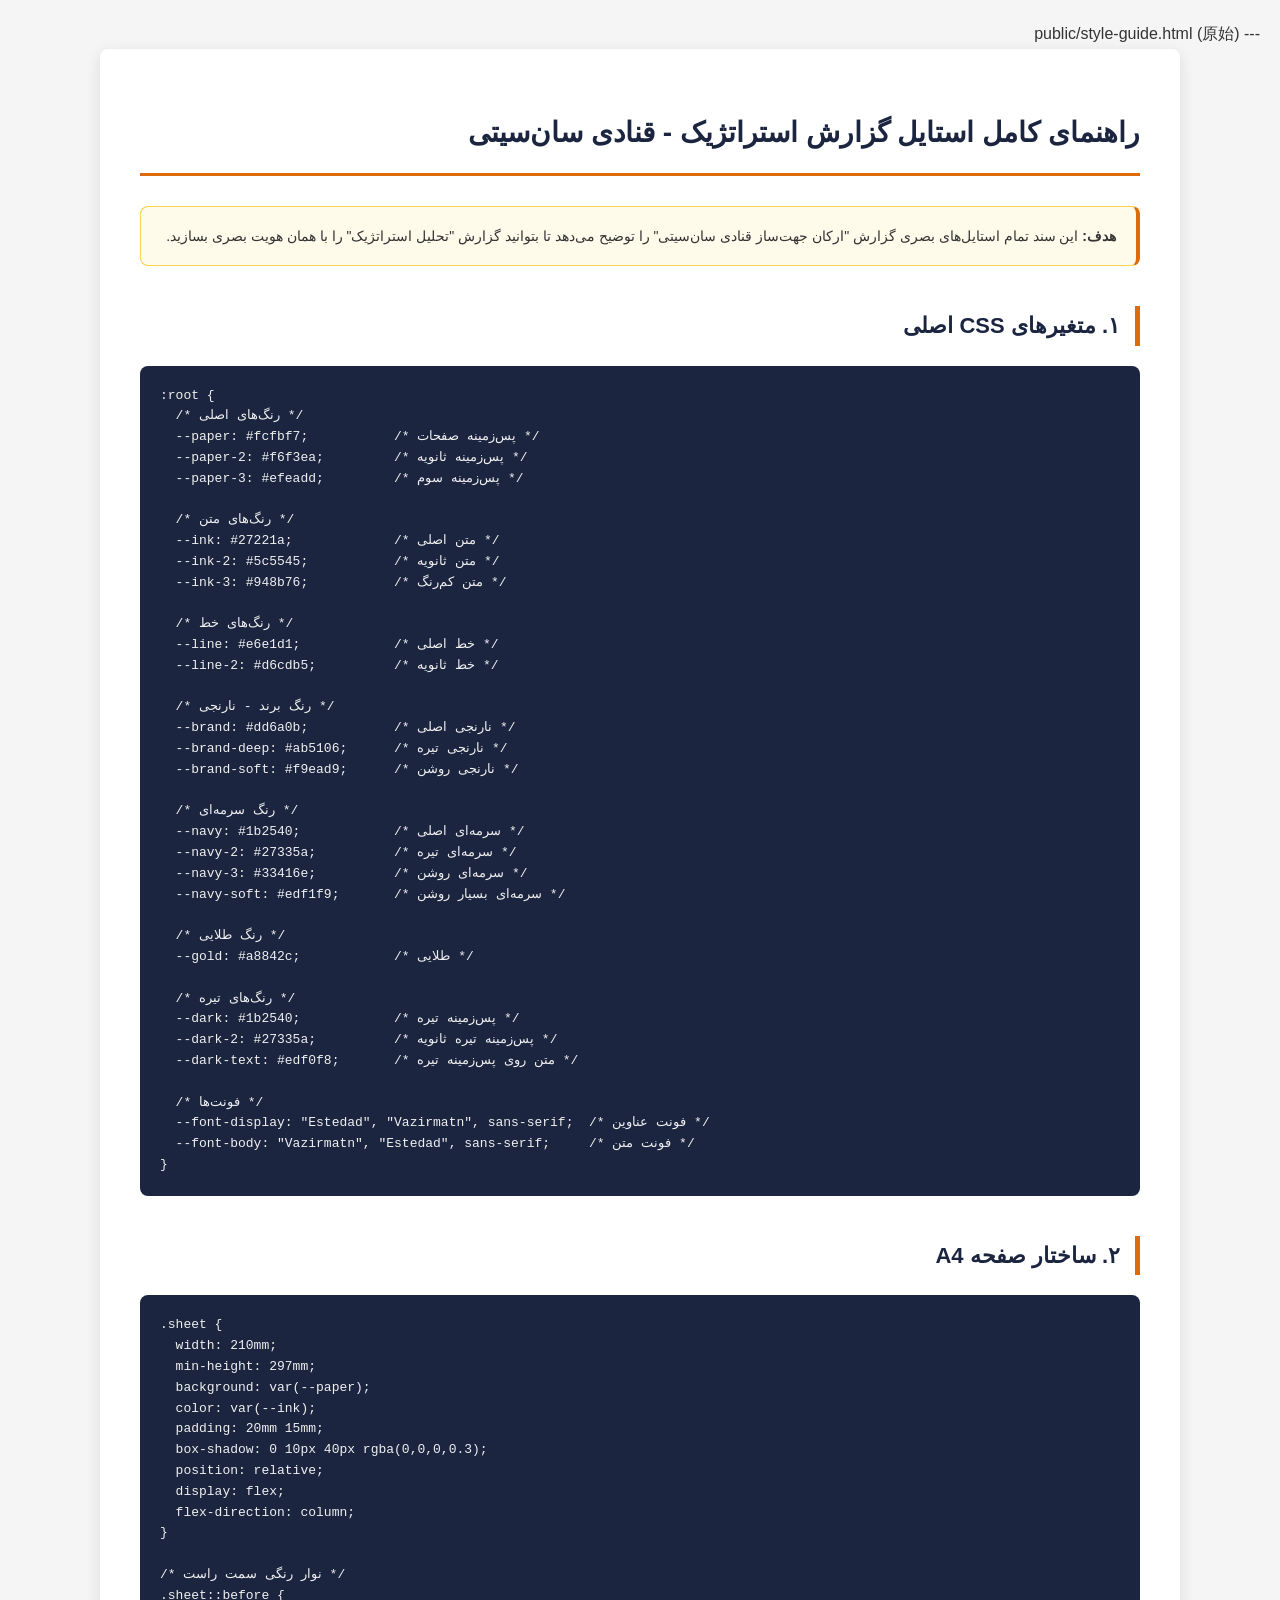
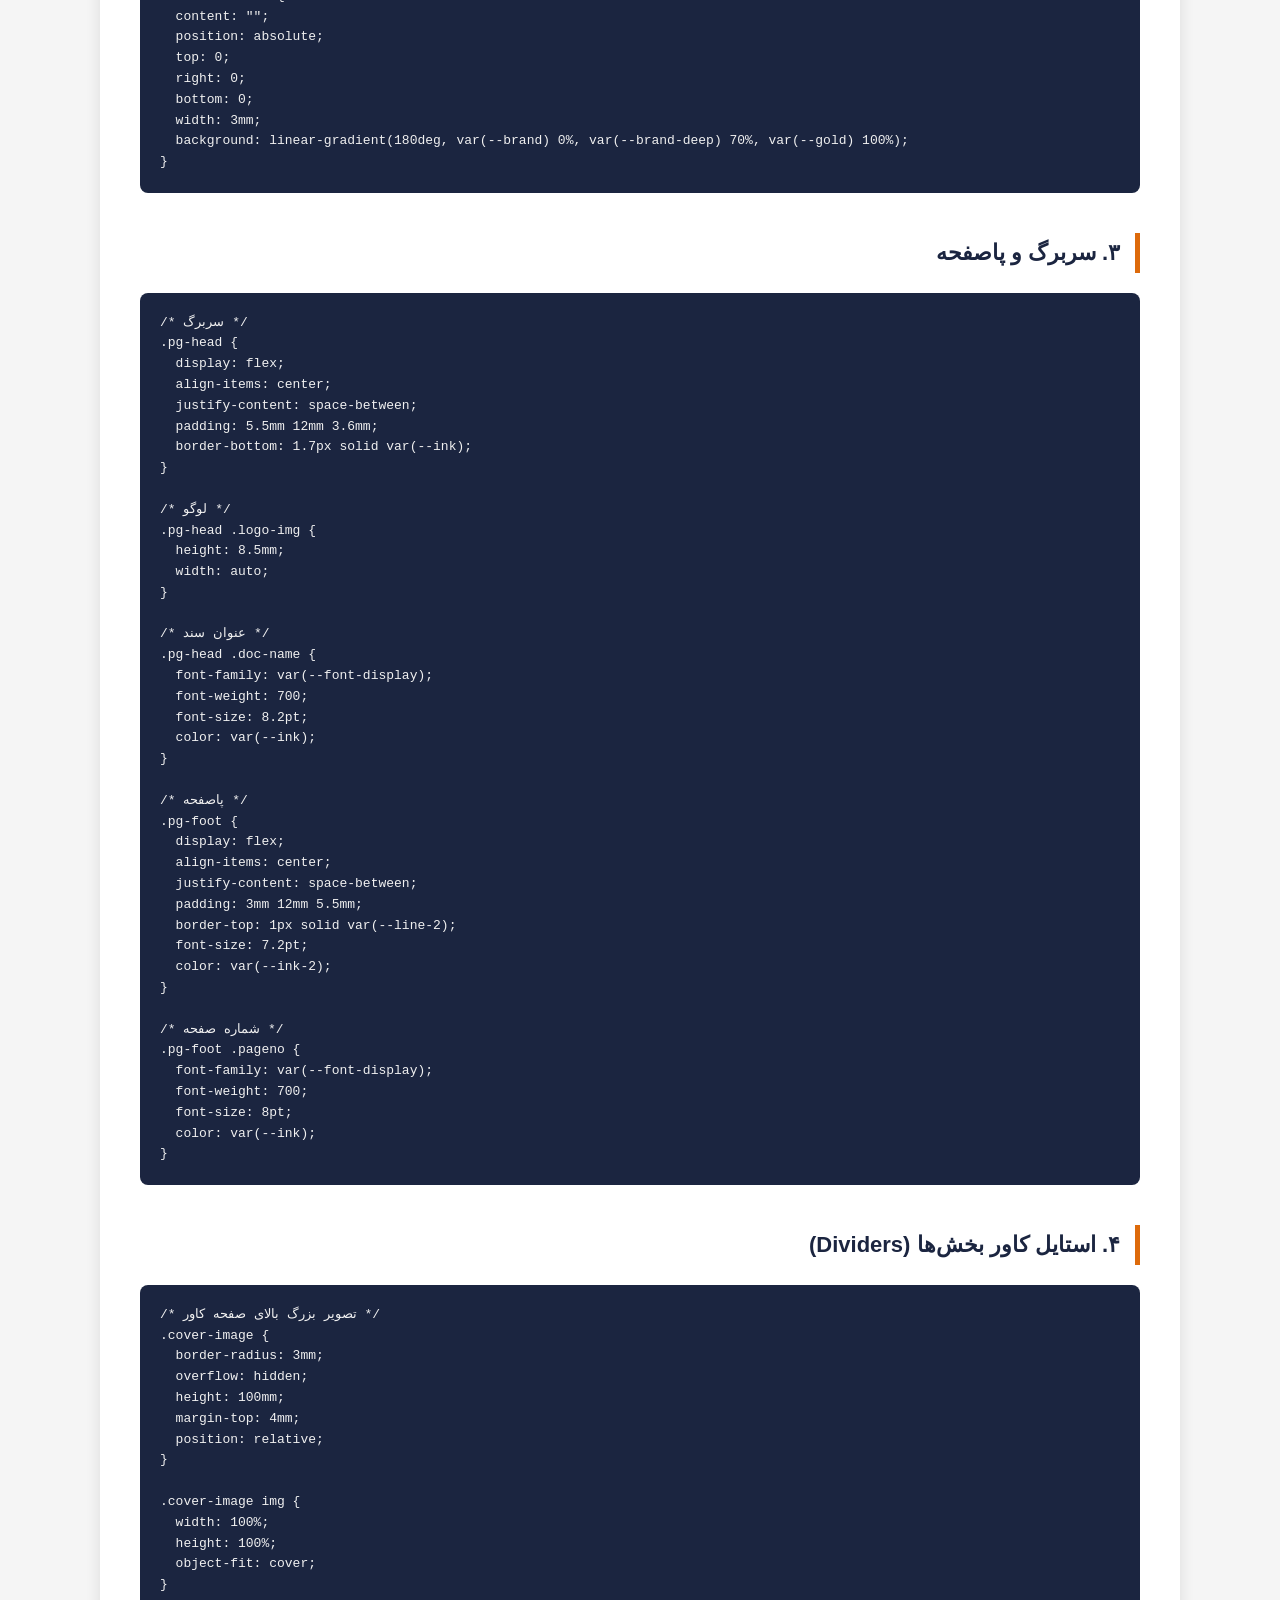
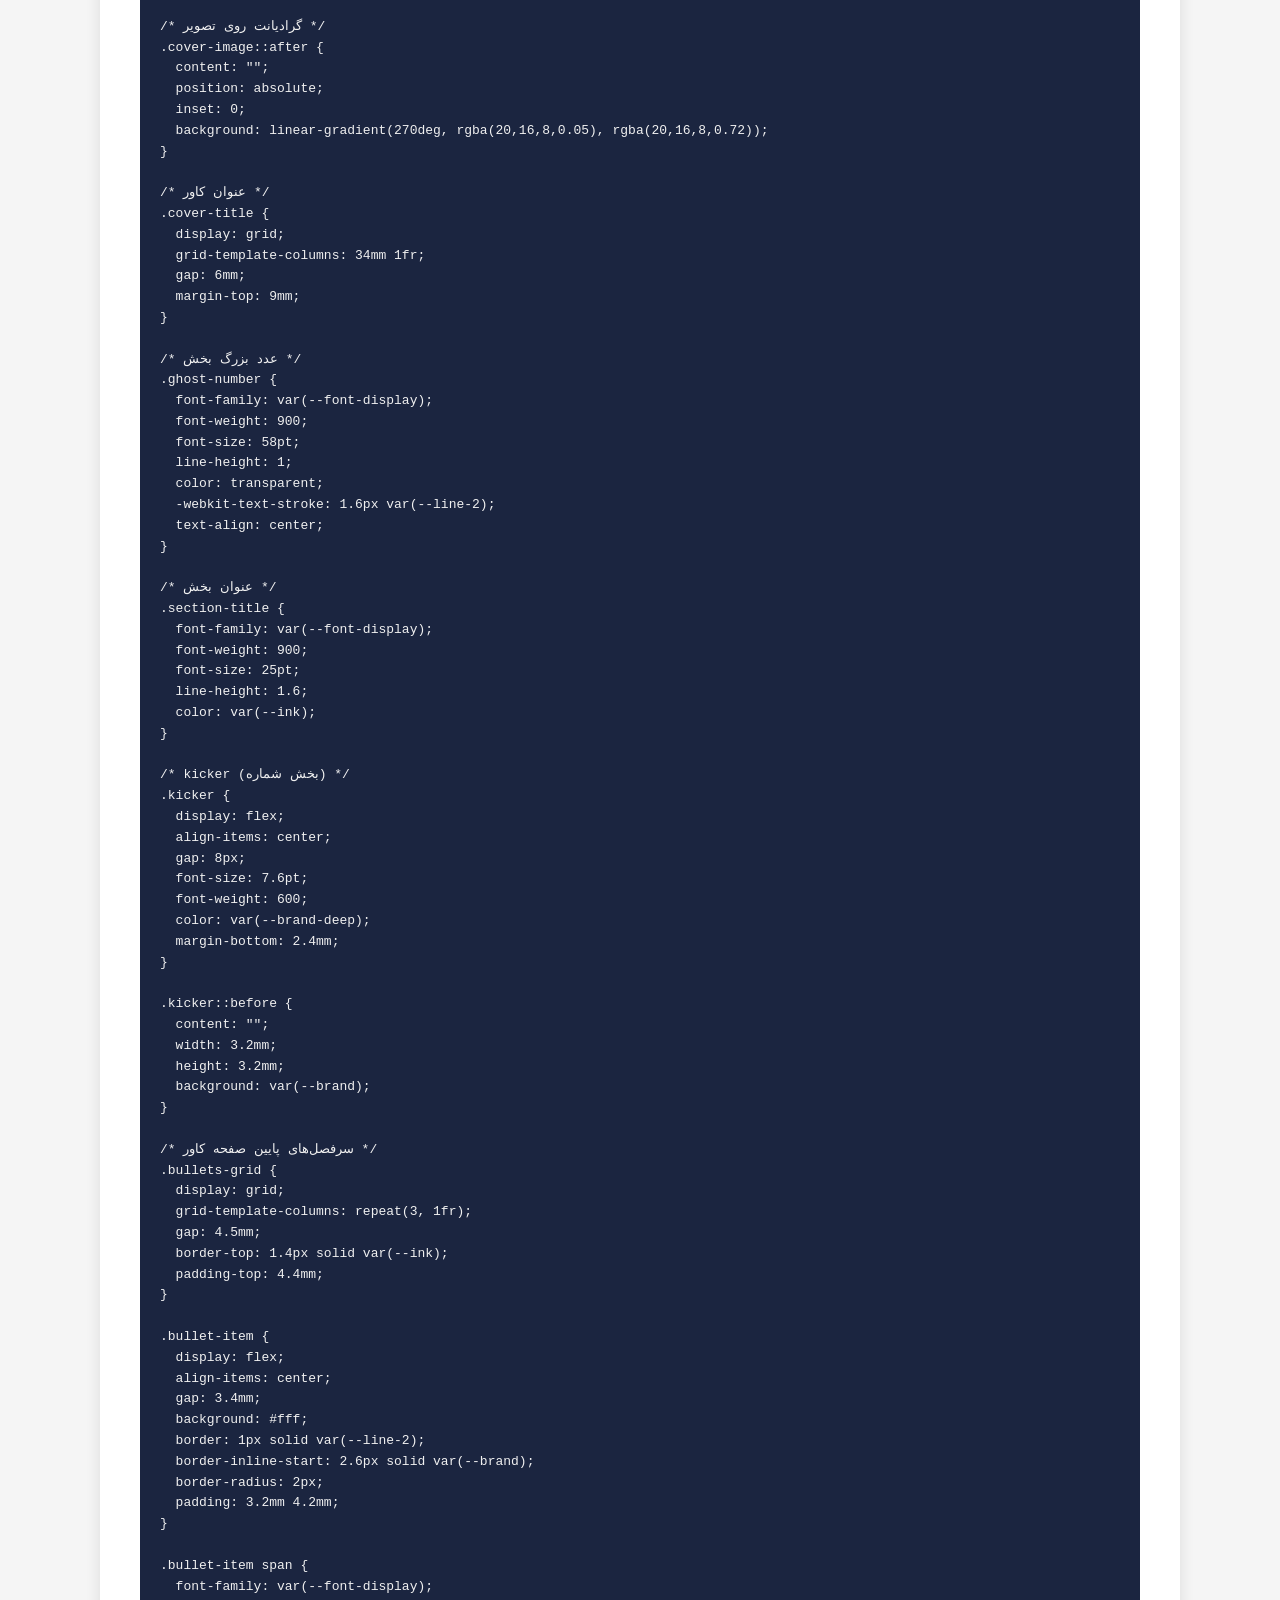
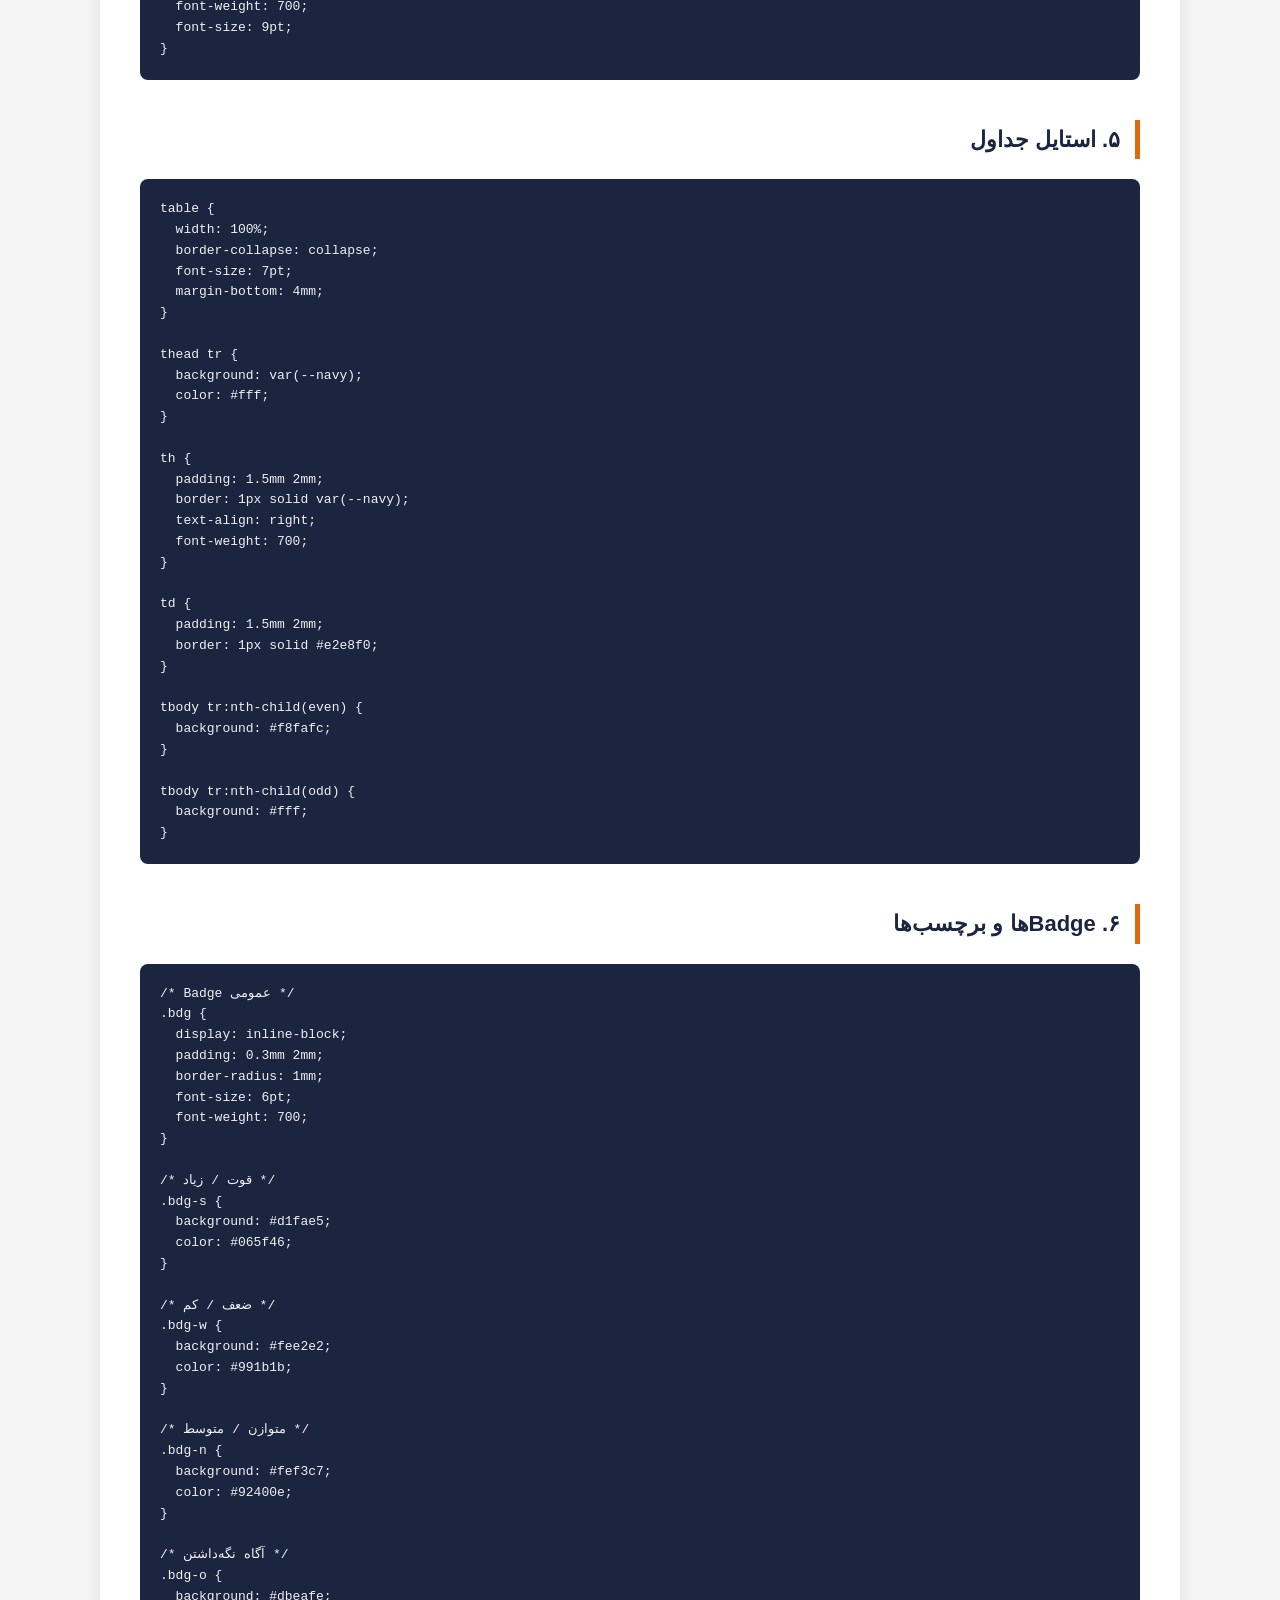
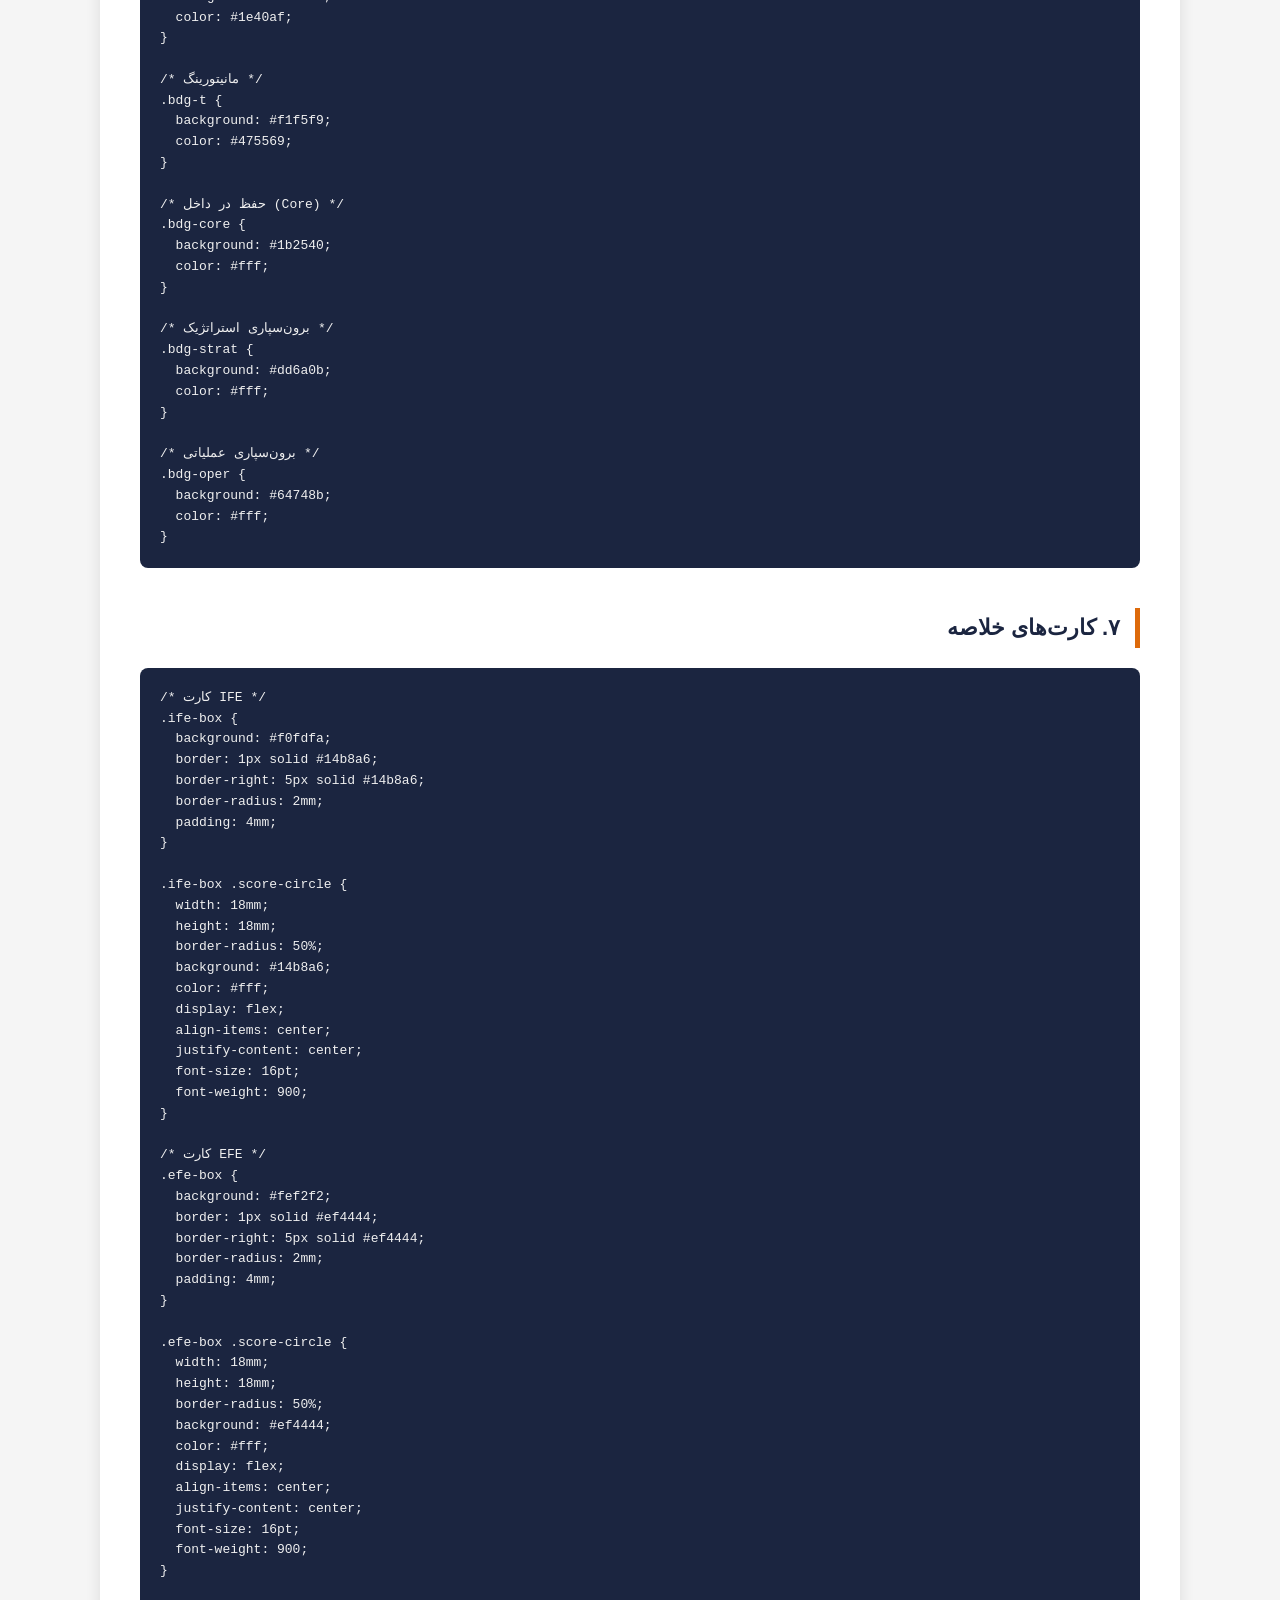
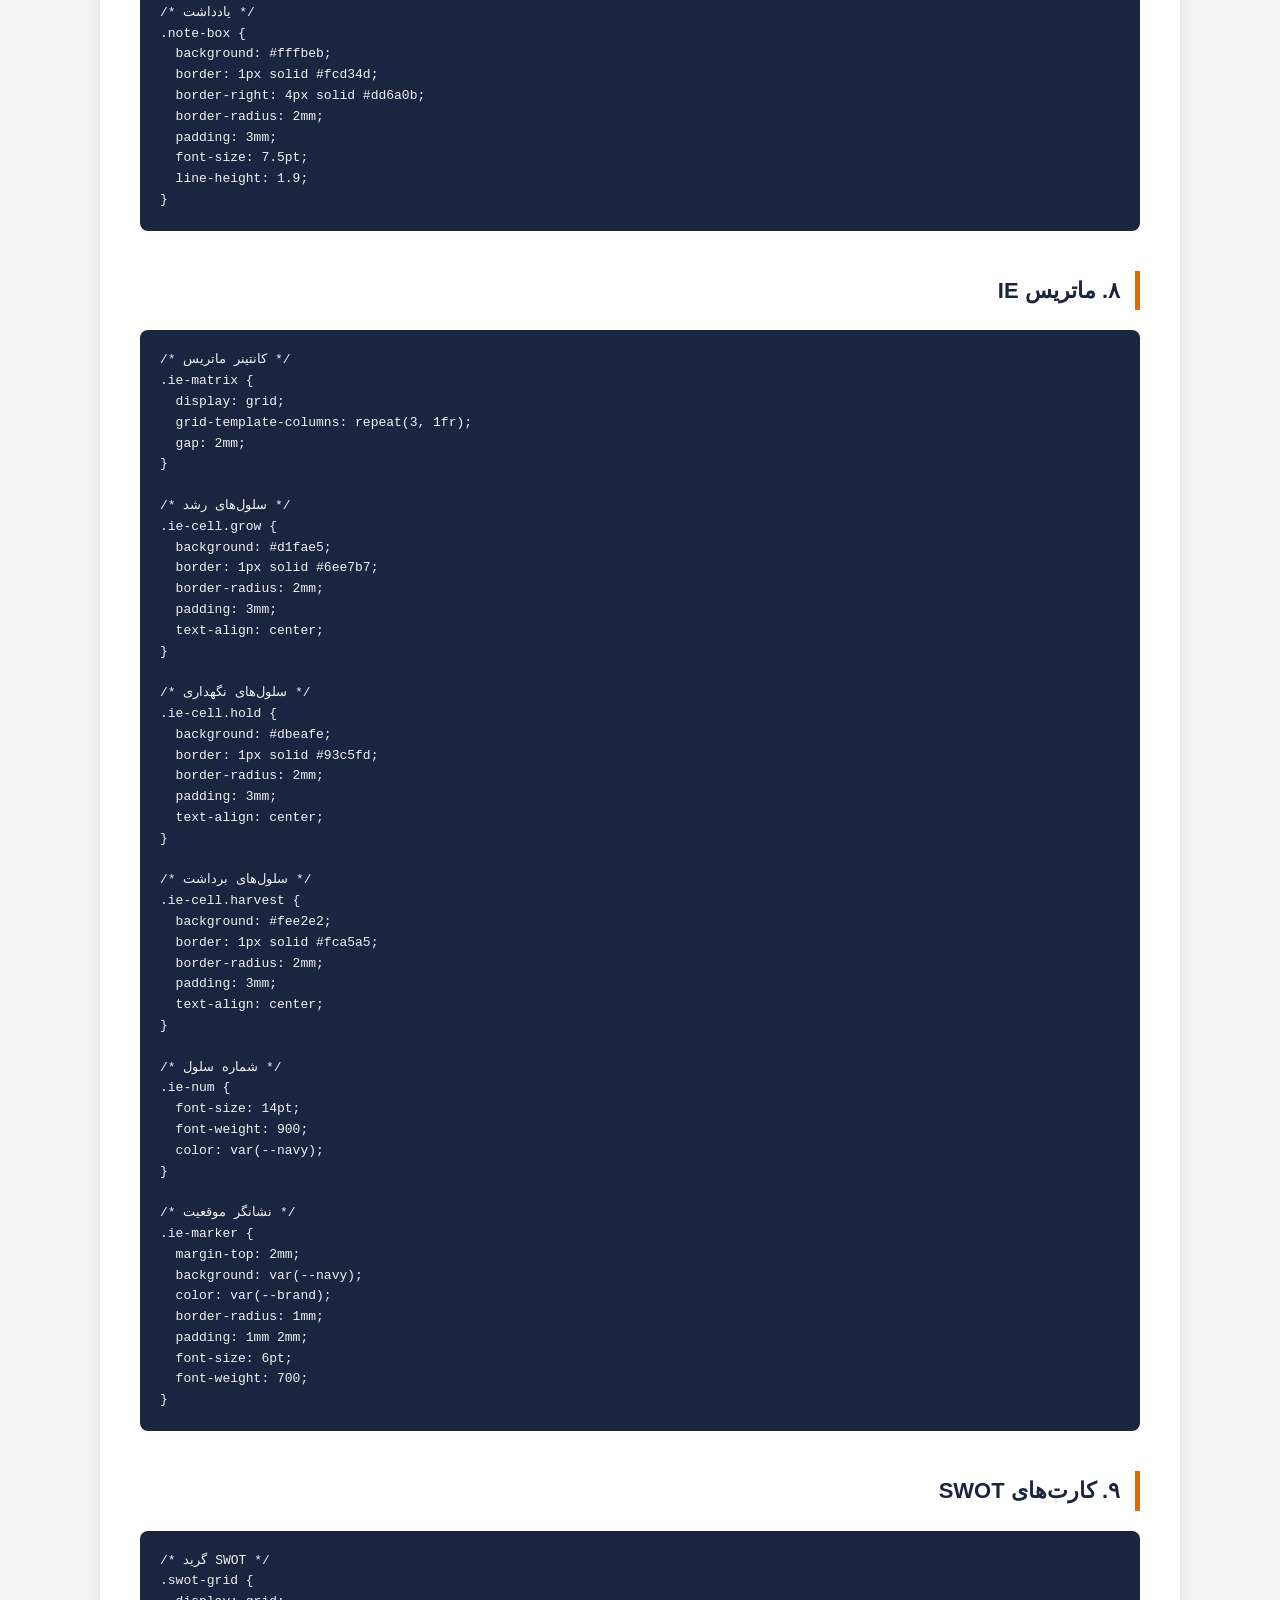
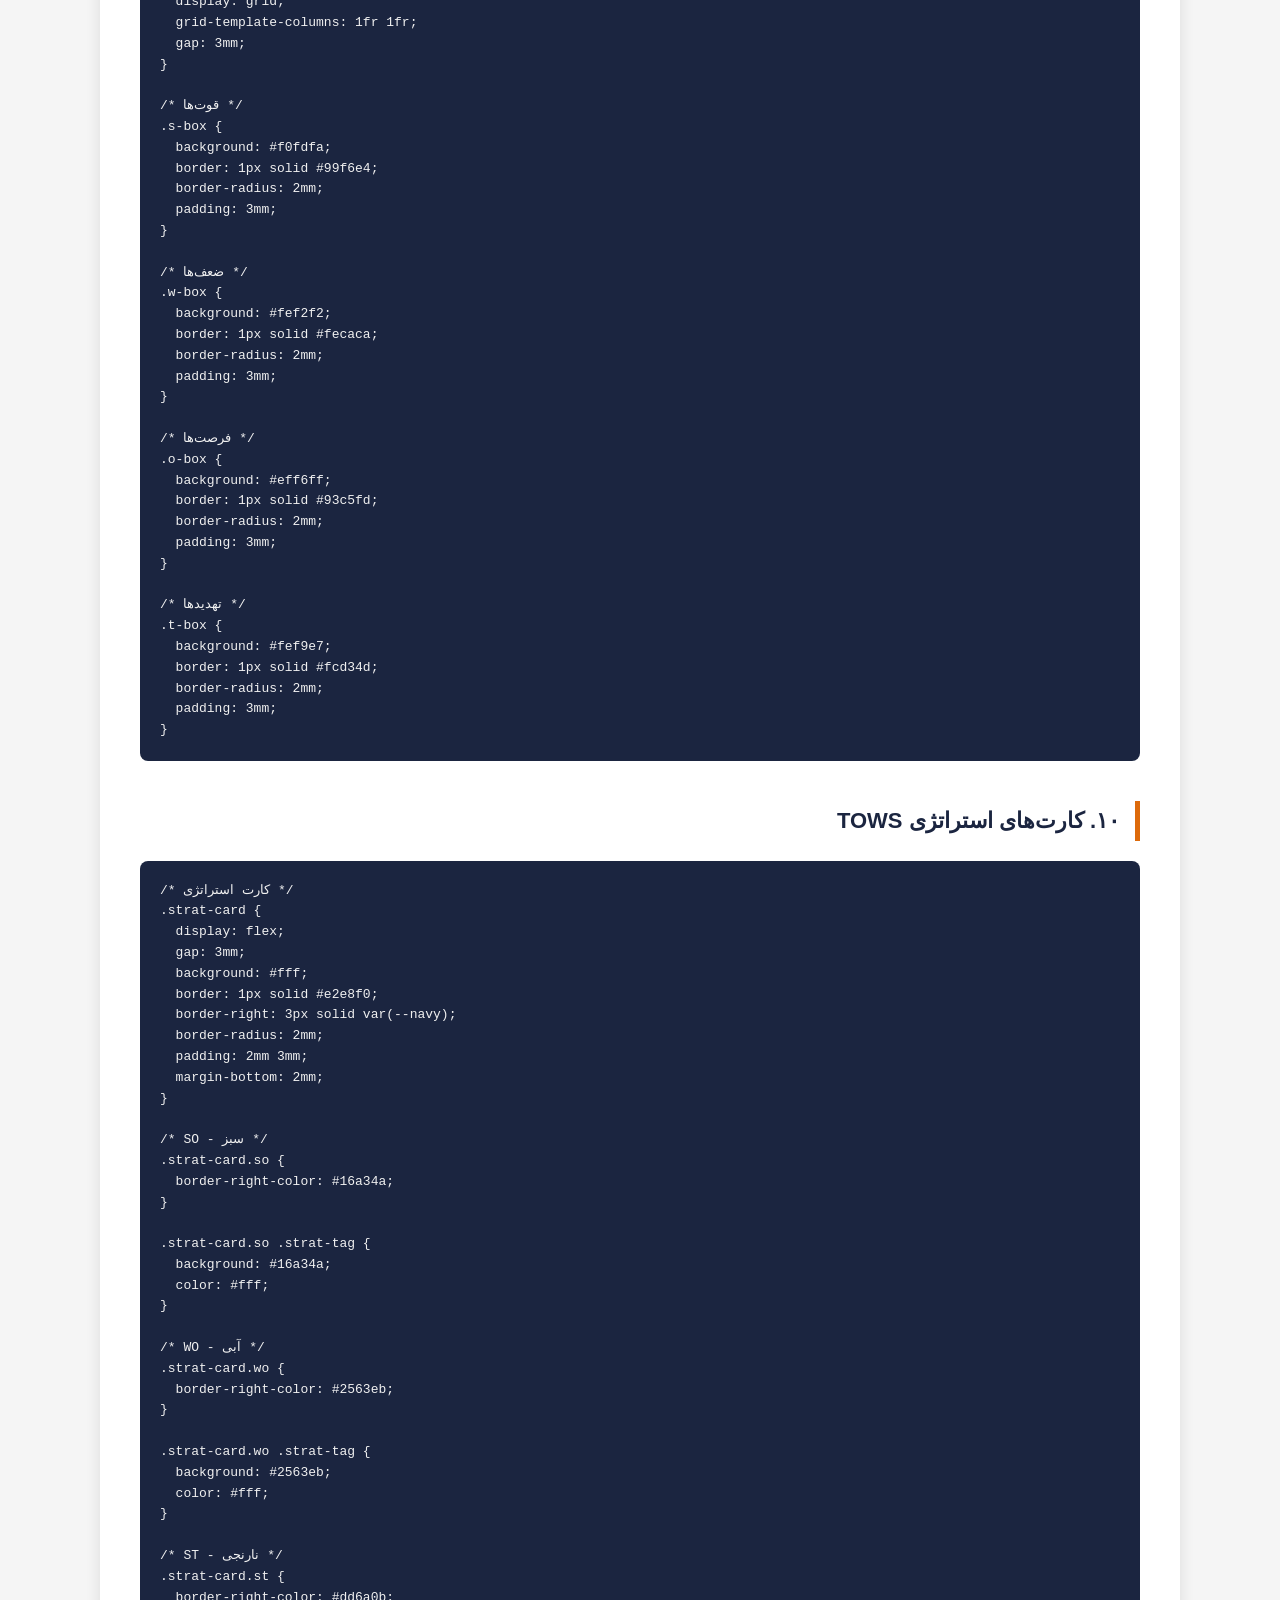
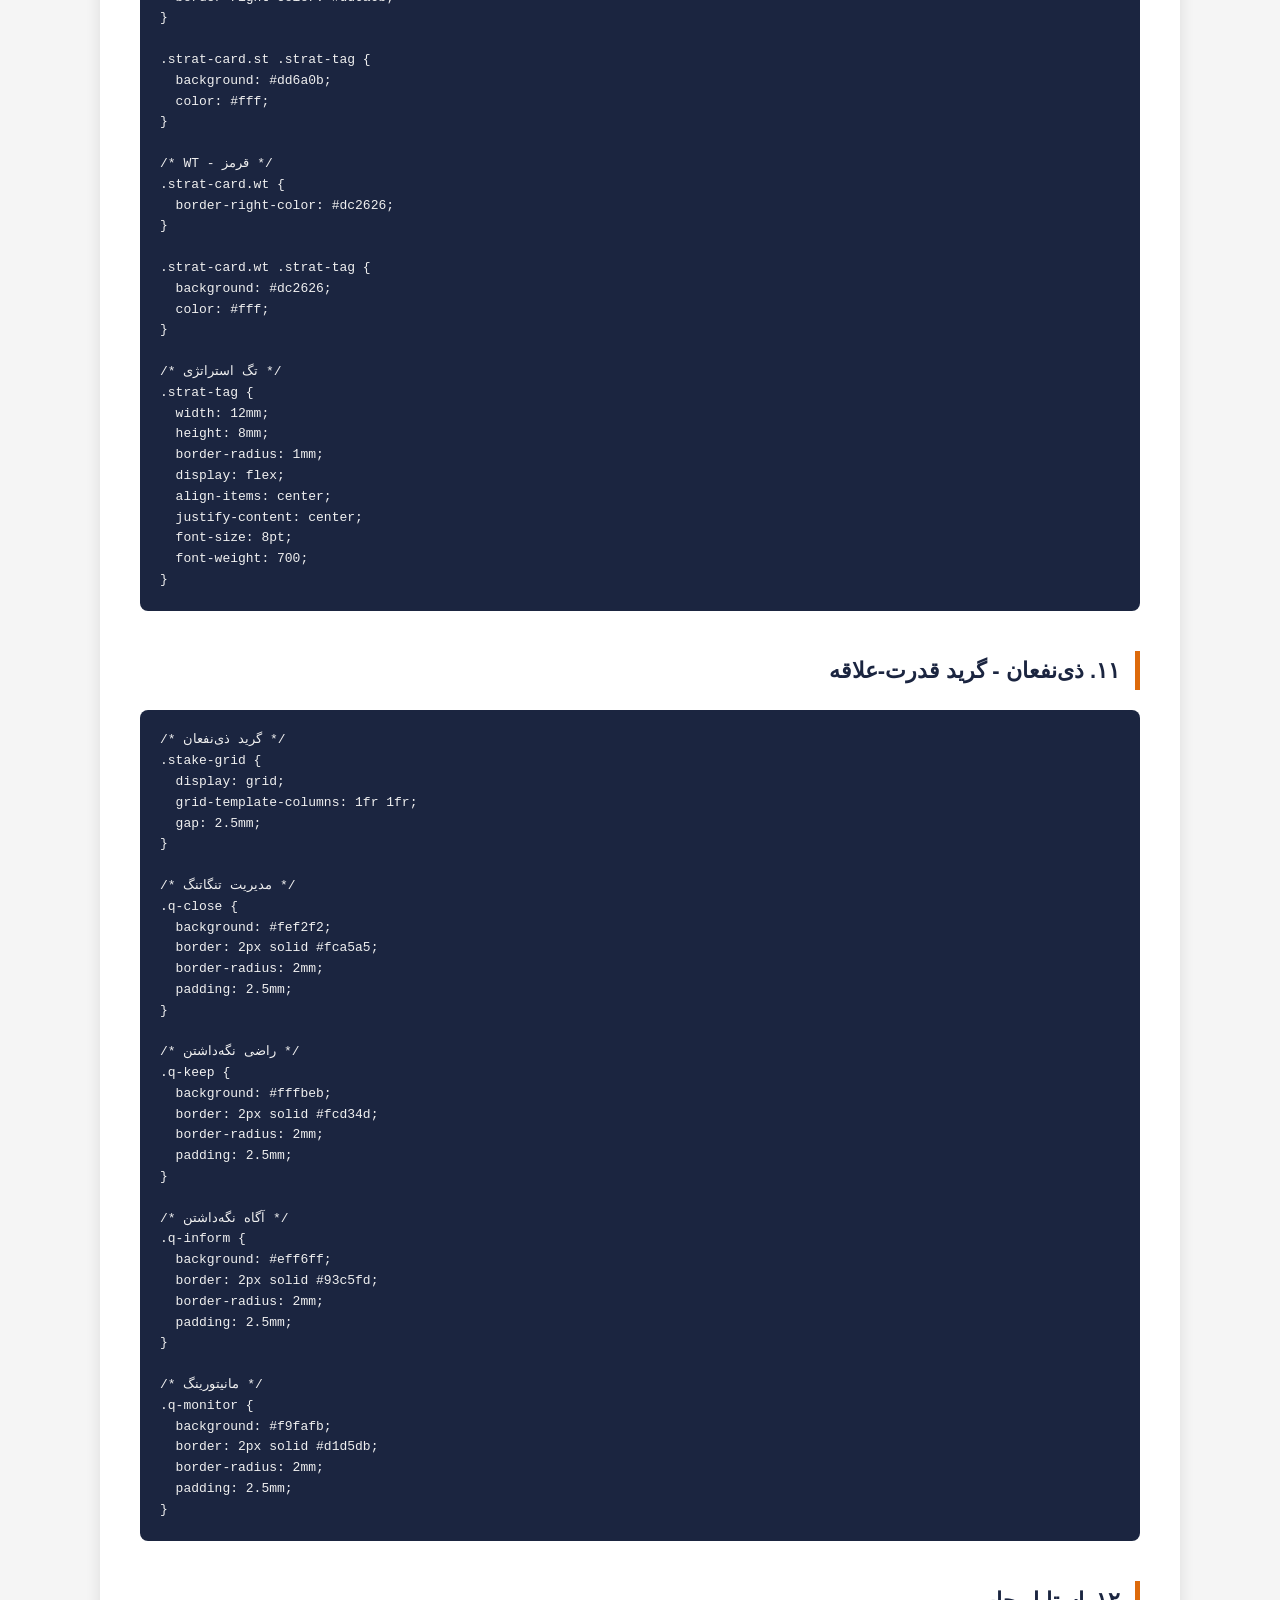
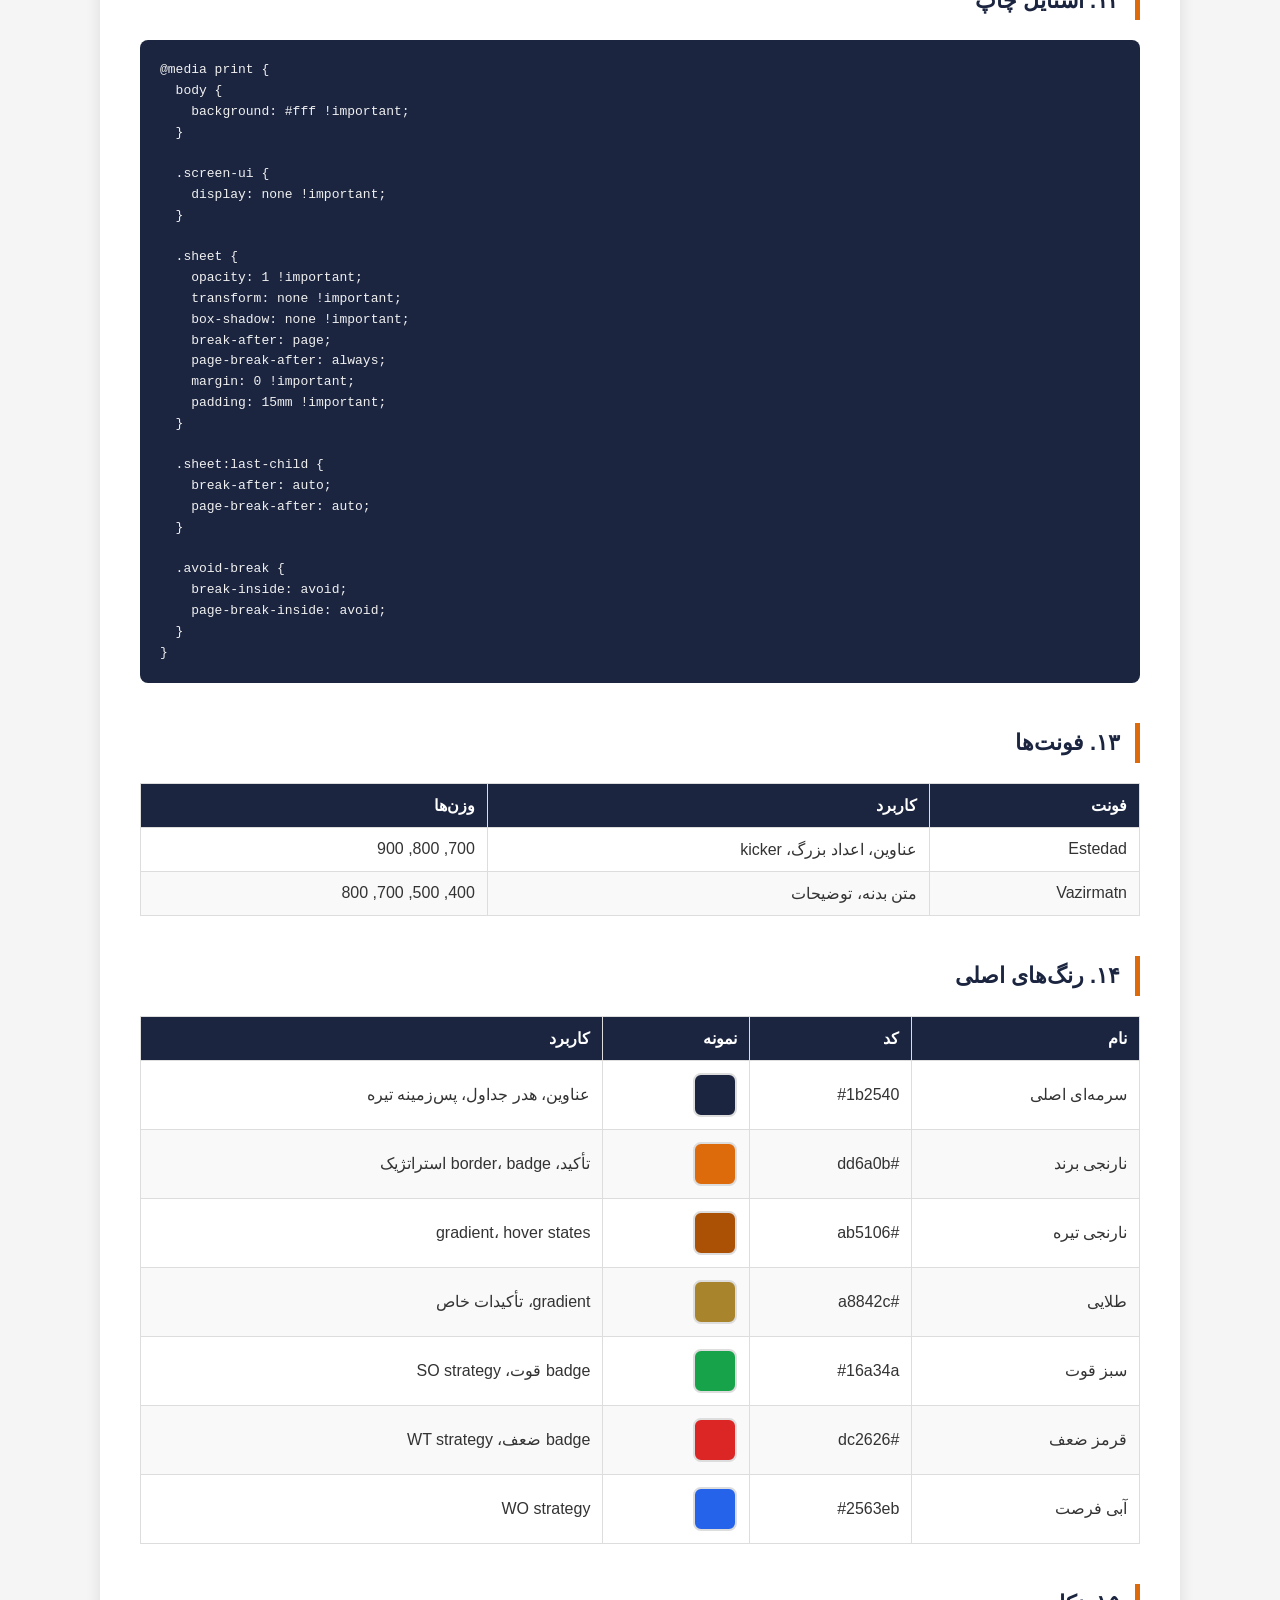
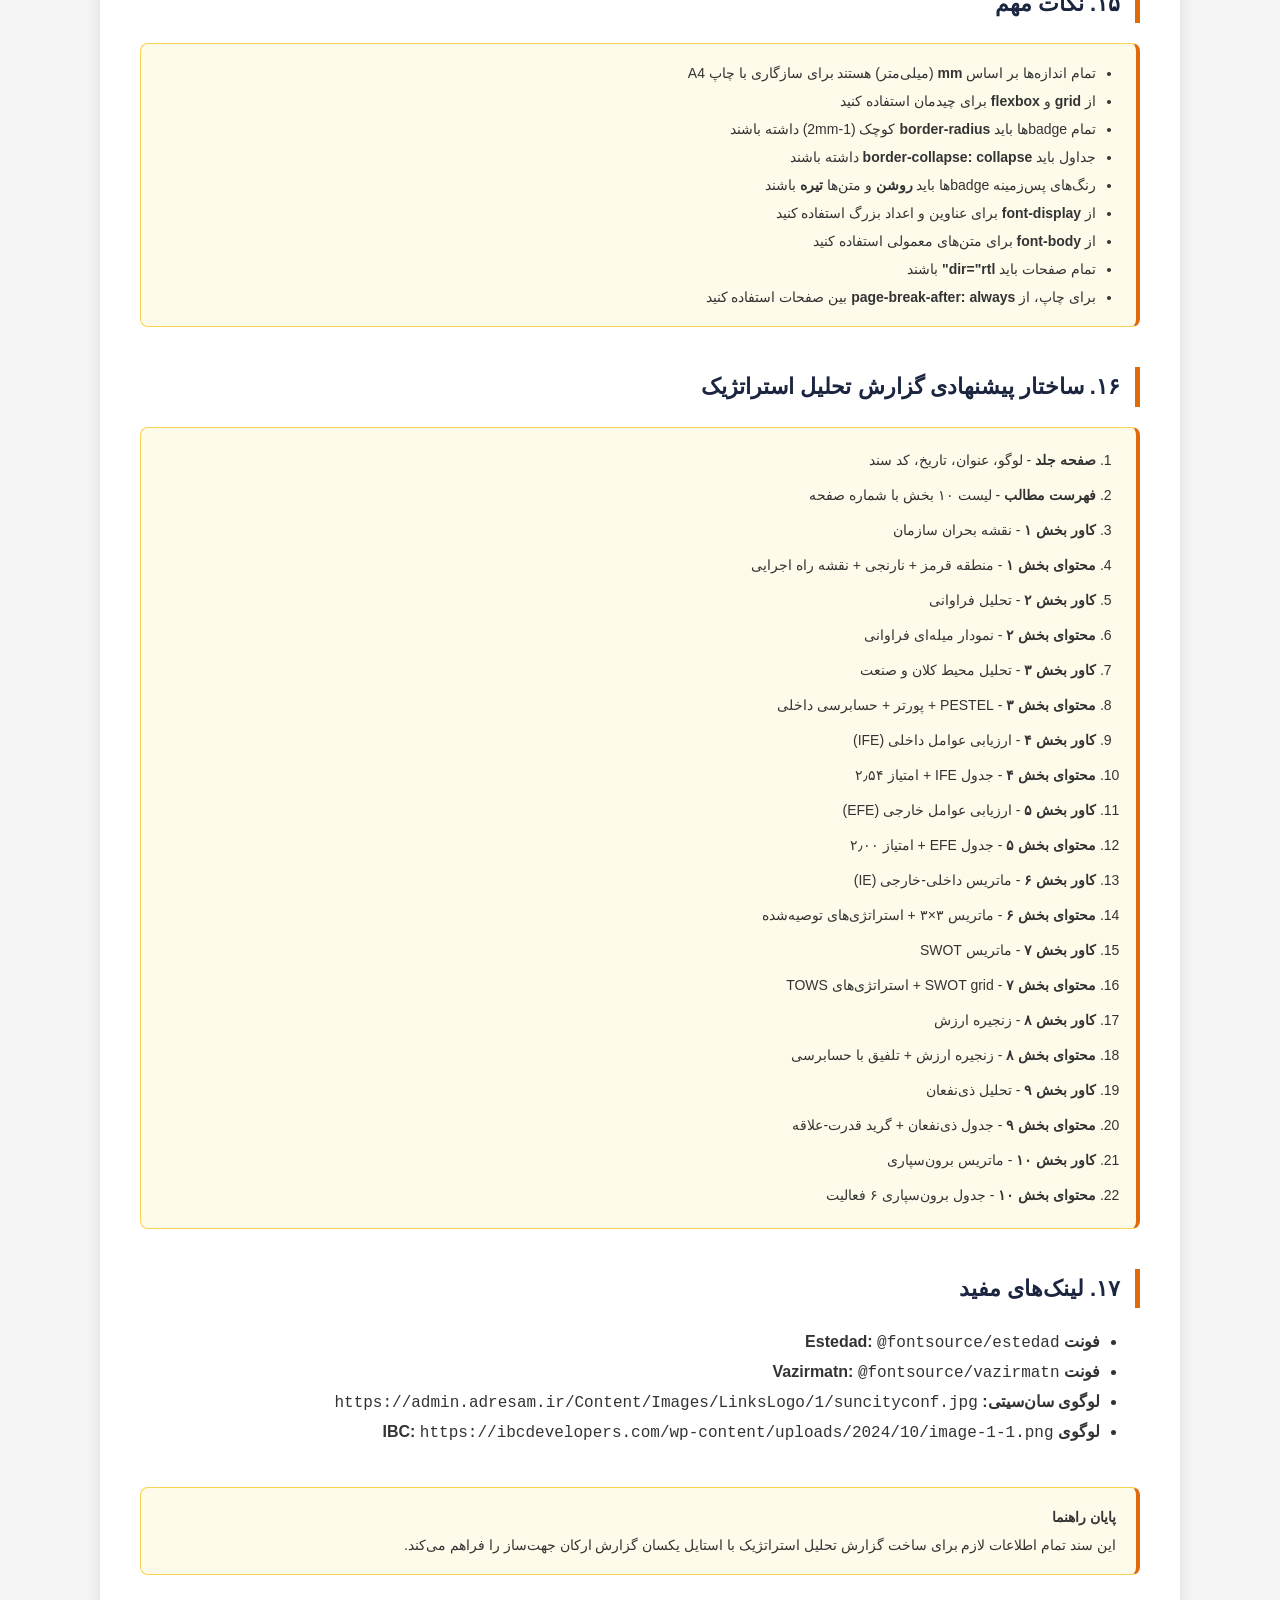
<file: public_style-guide_diff(2).html>
--- public/style-guide.html (原始)
<!DOCTYPE html>
<html lang="fa" dir="rtl">
<head>
    <meta charset="UTF-8">
    <meta name="viewport" content="width=device-width, initial-scale=1.0">
    <title>راهنمای استایل گزارش استراتژیک - قنادی سان‌سیتی</title>
    <style>
        body {
            font-family: 'Segoe UI', Tahoma, sans-serif;
            line-height: 1.8;
            color: #333;
            background: #f5f5f5;
            margin: 0;
            padding: 20px;
        }
        .container {
            max-width: 1000px;
            margin: 0 auto;
            background: #fff;
            padding: 40px;
            border-radius: 8px;
            box-shadow: 0 4px 15px rgba(0,0,0,0.1);
        }
        h1 {
            color: #1b2540;
            font-size: 28px;
            border-bottom: 3px solid #dd6a0b;
            padding-bottom: 15px;
            margin-bottom: 30px;
        }
        h2 {
            color: #1b2540;
            font-size: 22px;
            margin-top: 40px;
            margin-bottom: 20px;
            border-right: 5px solid #dd6a0b;
            padding-right: 15px;
        }
        h3 {
            color: #27335a;
            font-size: 18px;
            margin-top: 30px;
            margin-bottom: 15px;
        }
        pre {
            background: #1b2540;
            color: #f0f0f0;
            padding: 20px;
            border-radius: 8px;
            overflow-x: auto;
            font-size: 13px;
            line-height: 1.6;
            direction: ltr;
            text-align: left;
        }
        code {
            font-family: 'Consolas', 'Monaco', monospace;
        }
        .note {
            background: #fffbeb;
            border: 1px solid #fcd34d;
            border-right: 4px solid #dd6a0b;
            border-radius: 8px;
            padding: 15px 20px;
            margin: 20px 0;
            font-size: 14px;
            line-height: 2;
        }
        .color-box {
            display: inline-block;
            width: 40px;
            height: 40px;
            border-radius: 8px;
            margin-left: 10px;
            vertical-align: middle;
            border: 2px solid #ddd;
        }
        table {
            width: 100%;
            border-collapse: collapse;
            margin: 20px 0;
        }
        th, td {
            border: 1px solid #ddd;
            padding: 12px;
            text-align: right;
        }
        th {
            background: #1b2540;
            color: #fff;
        }
        tr:nth-child(even) {
            background: #f9f9f9;
        }
    </style>
</head>
<body>
    <div class="container">
        <h1>راهنمای کامل استایل گزارش استراتژیک - قنادی سان‌سیتی</h1>

        <div class="note">
            <strong>هدف:</strong> این سند تمام استایل‌های بصری گزارش "ارکان جهت‌ساز قنادی سان‌سیتی" را توضیح می‌دهد تا بتوانید گزارش "تحلیل استراتژیک" را با همان هویت بصری بسازید.
        </div>

        <h2>۱. متغیرهای CSS اصلی</h2>
        <pre><code>:root {
  /* رنگ‌های اصلی */
  --paper: #fcfbf7;           /* پس‌زمینه صفحات */
  --paper-2: #f6f3ea;         /* پس‌زمینه ثانویه */
  --paper-3: #efeadd;         /* پس‌زمینه سوم */

  /* رنگ‌های متن */
  --ink: #27221a;             /* متن اصلی */
  --ink-2: #5c5545;           /* متن ثانویه */
  --ink-3: #948b76;           /* متن کم‌رنگ */

  /* رنگ‌های خط */
  --line: #e6e1d1;            /* خط اصلی */
  --line-2: #d6cdb5;          /* خط ثانویه */

  /* رنگ برند - نارنجی */
  --brand: #dd6a0b;           /* نارنجی اصلی */
  --brand-deep: #ab5106;      /* نارنجی تیره */
  --brand-soft: #f9ead9;      /* نارنجی روشن */

  /* رنگ سرمه‌ای */
  --navy: #1b2540;            /* سرمه‌ای اصلی */
  --navy-2: #27335a;          /* سرمه‌ای تیره */
  --navy-3: #33416e;          /* سرمه‌ای روشن */
  --navy-soft: #edf1f9;       /* سرمه‌ای بسیار روشن */

  /* رنگ طلایی */
  --gold: #a8842c;            /* طلایی */

  /* رنگ‌های تیره */
  --dark: #1b2540;            /* پس‌زمینه تیره */
  --dark-2: #27335a;          /* پس‌زمینه تیره ثانویه */
  --dark-text: #edf0f8;       /* متن روی پس‌زمینه تیره */

  /* فونت‌ها */
  --font-display: "Estedad", "Vazirmatn", sans-serif;  /* فونت عناوین */
  --font-body: "Vazirmatn", "Estedad", sans-serif;     /* فونت متن */
}</code></pre>

        <h2>۲. ساختار صفحه A4</h2>
        <pre><code>.sheet {
  width: 210mm;
  min-height: 297mm;
  background: var(--paper);
  color: var(--ink);
  padding: 20mm 15mm;
  box-shadow: 0 10px 40px rgba(0,0,0,0.3);
  position: relative;
  display: flex;
  flex-direction: column;
}

/* نوار رنگی سمت راست */
.sheet::before {
  content: "";
  position: absolute;
  top: 0;
  right: 0;
  bottom: 0;
  width: 3mm;
  background: linear-gradient(180deg, var(--brand) 0%, var(--brand-deep) 70%, var(--gold) 100%);
}</code></pre>

        <h2>۳. سربرگ و پاصفحه</h2>
        <pre><code>/* سربرگ */
.pg-head {
  display: flex;
  align-items: center;
  justify-content: space-between;
  padding: 5.5mm 12mm 3.6mm;
  border-bottom: 1.7px solid var(--ink);
}

/* لوگو */
.pg-head .logo-img {
  height: 8.5mm;
  width: auto;
}

/* عنوان سند */
.pg-head .doc-name {
  font-family: var(--font-display);
  font-weight: 700;
  font-size: 8.2pt;
  color: var(--ink);
}

/* پاصفحه */
.pg-foot {
  display: flex;
  align-items: center;
  justify-content: space-between;
  padding: 3mm 12mm 5.5mm;
  border-top: 1px solid var(--line-2);
  font-size: 7.2pt;
  color: var(--ink-2);
}

/* شماره صفحه */
.pg-foot .pageno {
  font-family: var(--font-display);
  font-weight: 700;
  font-size: 8pt;
  color: var(--ink);
}</code></pre>

        <h2>۴. استایل کاور بخش‌ها (Dividers)</h2>
        <pre><code>/* تصویر بزرگ بالای صفحه کاور */
.cover-image {
  border-radius: 3mm;
  overflow: hidden;
  height: 100mm;
  margin-top: 4mm;
  position: relative;
}

.cover-image img {
  width: 100%;
  height: 100%;
  object-fit: cover;
}

/* گرادیانت روی تصویر */
.cover-image::after {
  content: "";
  position: absolute;
  inset: 0;
  background: linear-gradient(270deg, rgba(20,16,8,0.05), rgba(20,16,8,0.72));
}

/* عنوان کاور */
.cover-title {
  display: grid;
  grid-template-columns: 34mm 1fr;
  gap: 6mm;
  margin-top: 9mm;
}

/* عدد بزرگ بخش */
.ghost-number {
  font-family: var(--font-display);
  font-weight: 900;
  font-size: 58pt;
  line-height: 1;
  color: transparent;
  -webkit-text-stroke: 1.6px var(--line-2);
  text-align: center;
}

/* عنوان بخش */
.section-title {
  font-family: var(--font-display);
  font-weight: 900;
  font-size: 25pt;
  line-height: 1.6;
  color: var(--ink);
}

/* kicker (بخش شماره) */
.kicker {
  display: flex;
  align-items: center;
  gap: 8px;
  font-size: 7.6pt;
  font-weight: 600;
  color: var(--brand-deep);
  margin-bottom: 2.4mm;
}

.kicker::before {
  content: "";
  width: 3.2mm;
  height: 3.2mm;
  background: var(--brand);
}

/* سرفصل‌های پایین صفحه کاور */
.bullets-grid {
  display: grid;
  grid-template-columns: repeat(3, 1fr);
  gap: 4.5mm;
  border-top: 1.4px solid var(--ink);
  padding-top: 4.4mm;
}

.bullet-item {
  display: flex;
  align-items: center;
  gap: 3.4mm;
  background: #fff;
  border: 1px solid var(--line-2);
  border-inline-start: 2.6px solid var(--brand);
  border-radius: 2px;
  padding: 3.2mm 4.2mm;
}

.bullet-item span {
  font-family: var(--font-display);
  font-weight: 700;
  font-size: 9pt;
}</code></pre>

        <h2>۵. استایل جداول</h2>
        <pre><code>table {
  width: 100%;
  border-collapse: collapse;
  font-size: 7pt;
  margin-bottom: 4mm;
}

thead tr {
  background: var(--navy);
  color: #fff;
}

th {
  padding: 1.5mm 2mm;
  border: 1px solid var(--navy);
  text-align: right;
  font-weight: 700;
}

td {
  padding: 1.5mm 2mm;
  border: 1px solid #e2e8f0;
}

tbody tr:nth-child(even) {
  background: #f8fafc;
}

tbody tr:nth-child(odd) {
  background: #fff;
}</code></pre>

        <h2>۶. Badgeها و برچسب‌ها</h2>
        <pre><code>/* Badge عمومی */
.bdg {
  display: inline-block;
  padding: 0.3mm 2mm;
  border-radius: 1mm;
  font-size: 6pt;
  font-weight: 700;
}

/* قوت / زیاد */
.bdg-s {
  background: #d1fae5;
  color: #065f46;
}

/* ضعف / کم */
.bdg-w {
  background: #fee2e2;
  color: #991b1b;
}

/* متوازن / متوسط */
.bdg-n {
  background: #fef3c7;
  color: #92400e;
}

/* آگاه نگه‌داشتن */
.bdg-o {
  background: #dbeafe;
  color: #1e40af;
}

/* مانیتورینگ */
.bdg-t {
  background: #f1f5f9;
  color: #475569;
}

/* حفظ در داخل (Core) */
.bdg-core {
  background: #1b2540;
  color: #fff;
}

/* برون‌سپاری استراتژیک */
.bdg-strat {
  background: #dd6a0b;
  color: #fff;
}

/* برون‌سپاری عملیاتی */
.bdg-oper {
  background: #64748b;
  color: #fff;
}</code></pre>

        <h2>۷. کارت‌های خلاصه</h2>
        <pre><code>/* کارت IFE */
.ife-box {
  background: #f0fdfa;
  border: 1px solid #14b8a6;
  border-right: 5px solid #14b8a6;
  border-radius: 2mm;
  padding: 4mm;
}

.ife-box .score-circle {
  width: 18mm;
  height: 18mm;
  border-radius: 50%;
  background: #14b8a6;
  color: #fff;
  display: flex;
  align-items: center;
  justify-content: center;
  font-size: 16pt;
  font-weight: 900;
}

/* کارت EFE */
.efe-box {
  background: #fef2f2;
  border: 1px solid #ef4444;
  border-right: 5px solid #ef4444;
  border-radius: 2mm;
  padding: 4mm;
}

.efe-box .score-circle {
  width: 18mm;
  height: 18mm;
  border-radius: 50%;
  background: #ef4444;
  color: #fff;
  display: flex;
  align-items: center;
  justify-content: center;
  font-size: 16pt;
  font-weight: 900;
}

/* یادداشت */
.note-box {
  background: #fffbeb;
  border: 1px solid #fcd34d;
  border-right: 4px solid #dd6a0b;
  border-radius: 2mm;
  padding: 3mm;
  font-size: 7.5pt;
  line-height: 1.9;
}</code></pre>

        <h2>۸. ماتریس IE</h2>
        <pre><code>/* کانتینر ماتریس */
.ie-matrix {
  display: grid;
  grid-template-columns: repeat(3, 1fr);
  gap: 2mm;
}

/* سلول‌های رشد */
.ie-cell.grow {
  background: #d1fae5;
  border: 1px solid #6ee7b7;
  border-radius: 2mm;
  padding: 3mm;
  text-align: center;
}

/* سلول‌های نگهداری */
.ie-cell.hold {
  background: #dbeafe;
  border: 1px solid #93c5fd;
  border-radius: 2mm;
  padding: 3mm;
  text-align: center;
}

/* سلول‌های برداشت */
.ie-cell.harvest {
  background: #fee2e2;
  border: 1px solid #fca5a5;
  border-radius: 2mm;
  padding: 3mm;
  text-align: center;
}

/* شماره سلول */
.ie-num {
  font-size: 14pt;
  font-weight: 900;
  color: var(--navy);
}

/* نشانگر موقعیت */
.ie-marker {
  margin-top: 2mm;
  background: var(--navy);
  color: var(--brand);
  border-radius: 1mm;
  padding: 1mm 2mm;
  font-size: 6pt;
  font-weight: 700;
}</code></pre>

        <h2>۹. کارت‌های SWOT</h2>
        <pre><code>/* گرید SWOT */
.swot-grid {
  display: grid;
  grid-template-columns: 1fr 1fr;
  gap: 3mm;
}

/* قوت‌ها */
.s-box {
  background: #f0fdfa;
  border: 1px solid #99f6e4;
  border-radius: 2mm;
  padding: 3mm;
}

/* ضعف‌ها */
.w-box {
  background: #fef2f2;
  border: 1px solid #fecaca;
  border-radius: 2mm;
  padding: 3mm;
}

/* فرصت‌ها */
.o-box {
  background: #eff6ff;
  border: 1px solid #93c5fd;
  border-radius: 2mm;
  padding: 3mm;
}

/* تهدیدها */
.t-box {
  background: #fef9e7;
  border: 1px solid #fcd34d;
  border-radius: 2mm;
  padding: 3mm;
}</code></pre>

        <h2>۱۰. کارت‌های استراتژی TOWS</h2>
        <pre><code>/* کارت استراتژی */
.strat-card {
  display: flex;
  gap: 3mm;
  background: #fff;
  border: 1px solid #e2e8f0;
  border-right: 3px solid var(--navy);
  border-radius: 2mm;
  padding: 2mm 3mm;
  margin-bottom: 2mm;
}

/* SO - سبز */
.strat-card.so {
  border-right-color: #16a34a;
}

.strat-card.so .strat-tag {
  background: #16a34a;
  color: #fff;
}

/* WO - آبی */
.strat-card.wo {
  border-right-color: #2563eb;
}

.strat-card.wo .strat-tag {
  background: #2563eb;
  color: #fff;
}

/* ST - نارنجی */
.strat-card.st {
  border-right-color: #dd6a0b;
}

.strat-card.st .strat-tag {
  background: #dd6a0b;
  color: #fff;
}

/* WT - قرمز */
.strat-card.wt {
  border-right-color: #dc2626;
}

.strat-card.wt .strat-tag {
  background: #dc2626;
  color: #fff;
}

/* تگ استراتژی */
.strat-tag {
  width: 12mm;
  height: 8mm;
  border-radius: 1mm;
  display: flex;
  align-items: center;
  justify-content: center;
  font-size: 8pt;
  font-weight: 700;
}</code></pre>

        <h2>۱۱. ذی‌نفعان - گرید قدرت-علاقه</h2>
        <pre><code>/* گرید ذی‌نفعان */
.stake-grid {
  display: grid;
  grid-template-columns: 1fr 1fr;
  gap: 2.5mm;
}

/* مدیریت تنگاتنگ */
.q-close {
  background: #fef2f2;
  border: 2px solid #fca5a5;
  border-radius: 2mm;
  padding: 2.5mm;
}

/* راضی نگه‌داشتن */
.q-keep {
  background: #fffbeb;
  border: 2px solid #fcd34d;
  border-radius: 2mm;
  padding: 2.5mm;
}

/* آگاه نگه‌داشتن */
.q-inform {
  background: #eff6ff;
  border: 2px solid #93c5fd;
  border-radius: 2mm;
  padding: 2.5mm;
}

/* مانیتورینگ */
.q-monitor {
  background: #f9fafb;
  border: 2px solid #d1d5db;
  border-radius: 2mm;
  padding: 2.5mm;
}</code></pre>

        <h2>۱۲. استایل چاپ</h2>
        <pre><code>@media print {
  body {
    background: #fff !important;
  }

  .screen-ui {
    display: none !important;
  }

  .sheet {
    opacity: 1 !important;
    transform: none !important;
    box-shadow: none !important;
    break-after: page;
    page-break-after: always;
    margin: 0 !important;
    padding: 15mm !important;
  }

  .sheet:last-child {
    break-after: auto;
    page-break-after: auto;
  }

  .avoid-break {
    break-inside: avoid;
    page-break-inside: avoid;
  }
}</code></pre>

        <h2>۱۳. فونت‌ها</h2>
        <table>
            <thead>
                <tr>
                    <th>فونت</th>
                    <th>کاربرد</th>
                    <th>وزن‌ها</th>
                </tr>
            </thead>
            <tbody>
                <tr>
                    <td>Estedad</td>
                    <td>عناوین، اعداد بزرگ، kicker</td>
                    <td>700, 800, 900</td>
                </tr>
                <tr>
                    <td>Vazirmatn</td>
                    <td>متن بدنه، توضیحات</td>
                    <td>400, 500, 700, 800</td>
                </tr>
            </tbody>
        </table>

        <h2>۱۴. رنگ‌های اصلی</h2>
        <table>
            <thead>
                <tr>
                    <th>نام</th>
                    <th>کد</th>
                    <th>نمونه</th>
                    <th>کاربرد</th>
                </tr>
            </thead>
            <tbody>
                <tr>
                    <td>سرمه‌ای اصلی</td>
                    <td>#1b2540</td>
                    <td><span class="color-box" style="background:#1b2540"></span></td>
                    <td>عناوین، هدر جداول، پس‌زمینه تیره</td>
                </tr>
                <tr>
                    <td>نارنجی برند</td>
                    <td>#dd6a0b</td>
                    <td><span class="color-box" style="background:#dd6a0b"></span></td>
                    <td>تأکید، border، badge استراتژیک</td>
                </tr>
                <tr>
                    <td>نارنجی تیره</td>
                    <td>#ab5106</td>
                    <td><span class="color-box" style="background:#ab5106"></span></td>
                    <td>gradient، hover states</td>
                </tr>
                <tr>
                    <td>طلایی</td>
                    <td>#a8842c</td>
                    <td><span class="color-box" style="background:#a8842c"></span></td>
                    <td>gradient، تأکیدات خاص</td>
                </tr>
                <tr>
                    <td>سبز قوت</td>
                    <td>#16a34a</td>
                    <td><span class="color-box" style="background:#16a34a"></span></td>
                    <td>badge قوت، SO strategy</td>
                </tr>
                <tr>
                    <td>قرمز ضعف</td>
                    <td>#dc2626</td>
                    <td><span class="color-box" style="background:#dc2626"></span></td>
                    <td>badge ضعف، WT strategy</td>
                </tr>
                <tr>
                    <td>آبی فرصت</td>
                    <td>#2563eb</td>
                    <td><span class="color-box" style="background:#2563eb"></span></td>
                    <td>WO strategy</td>
                </tr>
            </tbody>
        </table>

        <h2>۱۵. نکات مهم</h2>
        <div class="note">
            <ul style="margin: 0; padding-right: 20px;">
                <li>تمام اندازه‌ها بر اساس <strong>mm</strong> (میلی‌متر) هستند برای سازگاری با چاپ A4</li>
                <li>از <strong>grid</strong> و <strong>flexbox</strong> برای چیدمان استفاده کنید</li>
                <li>تمام badgeها باید <strong>border-radius</strong> کوچک (1-2mm) داشته باشند</li>
                <li>جداول باید <strong>border-collapse: collapse</strong> داشته باشند</li>
                <li>رنگ‌های پس‌زمینه badgeها باید <strong>روشن</strong> و متن‌ها <strong>تیره</strong> باشند</li>
                <li>از <strong>font-display</strong> برای عناوین و اعداد بزرگ استفاده کنید</li>
                <li>از <strong>font-body</strong> برای متن‌های معمولی استفاده کنید</li>
                <li>تمام صفحات باید <strong>dir="rtl"</strong> باشند</li>
                <li>برای چاپ، از <strong>page-break-after: always</strong> بین صفحات استفاده کنید</li>
            </ul>
        </div>

        <h2>۱۶. ساختار پیشنهادی گزارش تحلیل استراتژیک</h2>
        <div class="note">
            <ol style="margin: 0; padding-right: 20px; line-height: 2.5;">
                <li><strong>صفحه جلد</strong> - لوگو، عنوان، تاریخ، کد سند</li>
                <li><strong>فهرست مطالب</strong> - لیست ۱۰ بخش با شماره صفحه</li>
                <li><strong>کاور بخش ۱</strong> - نقشه بحران سازمان</li>
                <li><strong>محتوای بخش ۱</strong> - منطقه قرمز + نارنجی + نقشه راه اجرایی</li>
                <li><strong>کاور بخش ۲</strong> - تحلیل فراوانی</li>
                <li><strong>محتوای بخش ۲</strong> - نمودار میله‌ای فراوانی</li>
                <li><strong>کاور بخش ۳</strong> - تحلیل محیط کلان و صنعت</li>
                <li><strong>محتوای بخش ۳</strong> - PESTEL + پورتر + حسابرسی داخلی</li>
                <li><strong>کاور بخش ۴</strong> - ارزیابی عوامل داخلی (IFE)</li>
                <li><strong>محتوای بخش ۴</strong> - جدول IFE + امتیاز ۲٫۵۴</li>
                <li><strong>کاور بخش ۵</strong> - ارزیابی عوامل خارجی (EFE)</li>
                <li><strong>محتوای بخش ۵</strong> - جدول EFE + امتیاز ۲٫۰۰</li>
                <li><strong>کاور بخش ۶</strong> - ماتریس داخلی-خارجی (IE)</li>
                <li><strong>محتوای بخش ۶</strong> - ماتریس ۳×۳ + استراتژی‌های توصیه‌شده</li>
                <li><strong>کاور بخش ۷</strong> - ماتریس SWOT</li>
                <li><strong>محتوای بخش ۷</strong> - SWOT grid + استراتژی‌های TOWS</li>
                <li><strong>کاور بخش ۸</strong> - زنجیره ارزش</li>
                <li><strong>محتوای بخش ۸</strong> - زنجیره ارزش + تلفیق با حسابرسی</li>
                <li><strong>کاور بخش ۹</strong> - تحلیل ذی‌نفعان</li>
                <li><strong>محتوای بخش ۹</strong> - جدول ذی‌نفعان + گرید قدرت-علاقه</li>
                <li><strong>کاور بخش ۱۰</strong> - ماتریس برون‌سپاری</li>
                <li><strong>محتوای بخش ۱۰</strong> - جدول برون‌سپاری ۶ فعالیت</li>
            </ol>
        </div>

        <h2>۱۷. لینک‌های مفید</h2>
        <ul>
            <li><strong>فونت Estedad:</strong> <code>@fontsource/estedad</code></li>
            <li><strong>فونت Vazirmatn:</strong> <code>@fontsource/vazirmatn</code></li>
            <li><strong>لوگوی سان‌سیتی:</strong> <code>https://admin.adresam.ir/Content/Images/LinksLogo/1/suncityconf.jpg</code></li>
            <li><strong>لوگوی IBC:</strong> <code>https://ibcdevelopers.com/wp-content/uploads/2024/10/image-1-1.png</code></li>
        </ul>

        <div class="note" style="margin-top: 40px;">
            <strong>پایان راهنما</strong><br>
            این سند تمام اطلاعات لازم برای ساخت گزارش تحلیل استراتژیک با استایل یکسان گزارش ارکان جهت‌ساز را فراهم می‌کند.
        </div>
    </div>
</body>
</html>


+++ public/style-guide.html (修改后)
<!DOCTYPE html>
<html lang="fa" dir="rtl">
<head>
    <meta charset="UTF-8">
    <meta name="viewport" content="width=device-width, initial-scale=1.0">
    <title>راهنمای استایل گزارش استراتژیک - شیرینی سان‌سیتی</title>
    <style>
        body {
            font-family: 'Segoe UI', Tahoma, sans-serif;
            line-height: 1.8;
            color: #333;
            background: #f5f5f5;
            margin: 0;
            padding: 20px;
        }
        .container {
            max-width: 1000px;
            margin: 0 auto;
            background: #fff;
            padding: 40px;
            border-radius: 8px;
            box-shadow: 0 4px 15px rgba(0,0,0,0.1);
        }
        h1 {
            color: #1b2540;
            font-size: 28px;
            border-bottom: 3px solid #dd6a0b;
            padding-bottom: 15px;
            margin-bottom: 30px;
        }
        h2 {
            color: #1b2540;
            font-size: 22px;
            margin-top: 40px;
            margin-bottom: 20px;
            border-right: 5px solid #dd6a0b;
            padding-right: 15px;
        }
        h3 {
            color: #27335a;
            font-size: 18px;
            margin-top: 30px;
            margin-bottom: 15px;
        }
        pre {
            background: #1b2540;
            color: #f0f0f0;
            padding: 20px;
            border-radius: 8px;
            overflow-x: auto;
            font-size: 13px;
            line-height: 1.6;
            direction: ltr;
            text-align: left;
        }
        code {
            font-family: 'Consolas', 'Monaco', monospace;
        }
        .note {
            background: #fffbeb;
            border: 1px solid #fcd34d;
            border-right: 4px solid #dd6a0b;
            border-radius: 8px;
            padding: 15px 20px;
            margin: 20px 0;
            font-size: 14px;
            line-height: 2;
        }
        .color-box {
            display: inline-block;
            width: 40px;
            height: 40px;
            border-radius: 8px;
            margin-left: 10px;
            vertical-align: middle;
            border: 2px solid #ddd;
        }
        table {
            width: 100%;
            border-collapse: collapse;
            margin: 20px 0;
        }
        th, td {
            border: 1px solid #ddd;
            padding: 12px;
            text-align: right;
        }
        th {
            background: #1b2540;
            color: #fff;
        }
        tr:nth-child(even) {
            background: #f9f9f9;
        }
    </style>
</head>
<body>
    <div class="container">
        <h1>راهنمای کامل استایل گزارش استراتژیک - شیرینی سان‌سیتی</h1>

        <div class="note">
            <strong>هدف:</strong> این سند تمام استایل‌های بصری گزارش "ارکان جهت‌ساز شیرینی سان‌سیتی" را توضیح می‌دهد تا بتوانید گزارش "تحلیل استراتژیک" را با همان هویت بصری بسازید.
        </div>

        <h2>۱. متغیرهای CSS اصلی</h2>
        <pre><code>:root {
  /* رنگ‌های اصلی */
  --paper: #fcfbf7;           /* پس‌زمینه صفحات */
  --paper-2: #f6f3ea;         /* پس‌زمینه ثانویه */
  --paper-3: #efeadd;         /* پس‌زمینه سوم */

  /* رنگ‌های متن */
  --ink: #27221a;             /* متن اصلی */
  --ink-2: #5c5545;           /* متن ثانویه */
  --ink-3: #948b76;           /* متن کم‌رنگ */

  /* رنگ‌های خط */
  --line: #e6e1d1;            /* خط اصلی */
  --line-2: #d6cdb5;          /* خط ثانویه */

  /* رنگ برند - نارنجی */
  --brand: #dd6a0b;           /* نارنجی اصلی */
  --brand-deep: #ab5106;      /* نارنجی تیره */
  --brand-soft: #f9ead9;      /* نارنجی روشن */

  /* رنگ سرمه‌ای */
  --navy: #1b2540;            /* سرمه‌ای اصلی */
  --navy-2: #27335a;          /* سرمه‌ای تیره */
  --navy-3: #33416e;          /* سرمه‌ای روشن */
  --navy-soft: #edf1f9;       /* سرمه‌ای بسیار روشن */

  /* رنگ طلایی */
  --gold: #a8842c;            /* طلایی */

  /* رنگ‌های تیره */
  --dark: #1b2540;            /* پس‌زمینه تیره */
  --dark-2: #27335a;          /* پس‌زمینه تیره ثانویه */
  --dark-text: #edf0f8;       /* متن روی پس‌زمینه تیره */

  /* فونت‌ها */
  --font-display: "Estedad", "Vazirmatn", sans-serif;  /* فونت عناوین */
  --font-body: "Vazirmatn", "Estedad", sans-serif;     /* فونت متن */
}</code></pre>

        <h2>۲. ساختار صفحه A4</h2>
        <pre><code>.sheet {
  width: 210mm;
  min-height: 297mm;
  background: var(--paper);
  color: var(--ink);
  padding: 20mm 15mm;
  box-shadow: 0 10px 40px rgba(0,0,0,0.3);
  position: relative;
  display: flex;
  flex-direction: column;
}

/* نوار رنگی سمت راست */
.sheet::before {
  content: "";
  position: absolute;
  top: 0;
  right: 0;
  bottom: 0;
  width: 3mm;
  background: linear-gradient(180deg, var(--brand) 0%, var(--brand-deep) 70%, var(--gold) 100%);
}</code></pre>

        <h2>۳. سربرگ و پاصفحه</h2>
        <pre><code>/* سربرگ */
.pg-head {
  display: flex;
  align-items: center;
  justify-content: space-between;
  padding: 5.5mm 12mm 3.6mm;
  border-bottom: 1.7px solid var(--ink);
}

/* لوگو */
.pg-head .logo-img {
  height: 8.5mm;
  width: auto;
}

/* عنوان سند */
.pg-head .doc-name {
  font-family: var(--font-display);
  font-weight: 700;
  font-size: 8.2pt;
  color: var(--ink);
}

/* پاصفحه */
.pg-foot {
  display: flex;
  align-items: center;
  justify-content: space-between;
  padding: 3mm 12mm 5.5mm;
  border-top: 1px solid var(--line-2);
  font-size: 7.2pt;
  color: var(--ink-2);
}

/* شماره صفحه */
.pg-foot .pageno {
  font-family: var(--font-display);
  font-weight: 700;
  font-size: 8pt;
  color: var(--ink);
}</code></pre>

        <h2>۴. استایل کاور بخش‌ها (Dividers)</h2>
        <pre><code>/* تصویر بزرگ بالای صفحه کاور */
.cover-image {
  border-radius: 3mm;
  overflow: hidden;
  height: 100mm;
  margin-top: 4mm;
  position: relative;
}

.cover-image img {
  width: 100%;
  height: 100%;
  object-fit: cover;
}

/* گرادیانت روی تصویر */
.cover-image::after {
  content: "";
  position: absolute;
  inset: 0;
  background: linear-gradient(270deg, rgba(20,16,8,0.05), rgba(20,16,8,0.72));
}

/* عنوان کاور */
.cover-title {
  display: grid;
  grid-template-columns: 34mm 1fr;
  gap: 6mm;
  margin-top: 9mm;
}

/* عدد بزرگ بخش */
.ghost-number {
  font-family: var(--font-display);
  font-weight: 900;
  font-size: 58pt;
  line-height: 1;
  color: transparent;
  -webkit-text-stroke: 1.6px var(--line-2);
  text-align: center;
}

/* عنوان بخش */
.section-title {
  font-family: var(--font-display);
  font-weight: 900;
  font-size: 25pt;
  line-height: 1.6;
  color: var(--ink);
}

/* kicker (بخش شماره) */
.kicker {
  display: flex;
  align-items: center;
  gap: 8px;
  font-size: 7.6pt;
  font-weight: 600;
  color: var(--brand-deep);
  margin-bottom: 2.4mm;
}

.kicker::before {
  content: "";
  width: 3.2mm;
  height: 3.2mm;
  background: var(--brand);
}

/* سرفصل‌های پایین صفحه کاور */
.bullets-grid {
  display: grid;
  grid-template-columns: repeat(3, 1fr);
  gap: 4.5mm;
  border-top: 1.4px solid var(--ink);
  padding-top: 4.4mm;
}

.bullet-item {
  display: flex;
  align-items: center;
  gap: 3.4mm;
  background: #fff;
  border: 1px solid var(--line-2);
  border-inline-start: 2.6px solid var(--brand);
  border-radius: 2px;
  padding: 3.2mm 4.2mm;
}

.bullet-item span {
  font-family: var(--font-display);
  font-weight: 700;
  font-size: 9pt;
}</code></pre>

        <h2>۵. استایل جداول</h2>
        <pre><code>table {
  width: 100%;
  border-collapse: collapse;
  font-size: 7pt;
  margin-bottom: 4mm;
}

thead tr {
  background: var(--navy);
  color: #fff;
}

th {
  padding: 1.5mm 2mm;
  border: 1px solid var(--navy);
  text-align: right;
  font-weight: 700;
}

td {
  padding: 1.5mm 2mm;
  border: 1px solid #e2e8f0;
}

tbody tr:nth-child(even) {
  background: #f8fafc;
}

tbody tr:nth-child(odd) {
  background: #fff;
}</code></pre>

        <h2>۶. Badgeها و برچسب‌ها</h2>
        <pre><code>/* Badge عمومی */
.bdg {
  display: inline-block;
  padding: 0.3mm 2mm;
  border-radius: 1mm;
  font-size: 6pt;
  font-weight: 700;
}

/* قوت / زیاد */
.bdg-s {
  background: #d1fae5;
  color: #065f46;
}

/* ضعف / کم */
.bdg-w {
  background: #fee2e2;
  color: #991b1b;
}

/* متوازن / متوسط */
.bdg-n {
  background: #fef3c7;
  color: #92400e;
}

/* آگاه نگه‌داشتن */
.bdg-o {
  background: #dbeafe;
  color: #1e40af;
}

/* مانیتورینگ */
.bdg-t {
  background: #f1f5f9;
  color: #475569;
}

/* حفظ در داخل (Core) */
.bdg-core {
  background: #1b2540;
  color: #fff;
}

/* برون‌سپاری استراتژیک */
.bdg-strat {
  background: #dd6a0b;
  color: #fff;
}

/* برون‌سپاری عملیاتی */
.bdg-oper {
  background: #64748b;
  color: #fff;
}</code></pre>

        <h2>۷. کارت‌های خلاصه</h2>
        <pre><code>/* کارت IFE */
.ife-box {
  background: #f0fdfa;
  border: 1px solid #14b8a6;
  border-right: 5px solid #14b8a6;
  border-radius: 2mm;
  padding: 4mm;
}

.ife-box .score-circle {
  width: 18mm;
  height: 18mm;
  border-radius: 50%;
  background: #14b8a6;
  color: #fff;
  display: flex;
  align-items: center;
  justify-content: center;
  font-size: 16pt;
  font-weight: 900;
}

/* کارت EFE */
.efe-box {
  background: #fef2f2;
  border: 1px solid #ef4444;
  border-right: 5px solid #ef4444;
  border-radius: 2mm;
  padding: 4mm;
}

.efe-box .score-circle {
  width: 18mm;
  height: 18mm;
  border-radius: 50%;
  background: #ef4444;
  color: #fff;
  display: flex;
  align-items: center;
  justify-content: center;
  font-size: 16pt;
  font-weight: 900;
}

/* یادداشت */
.note-box {
  background: #fffbeb;
  border: 1px solid #fcd34d;
  border-right: 4px solid #dd6a0b;
  border-radius: 2mm;
  padding: 3mm;
  font-size: 7.5pt;
  line-height: 1.9;
}</code></pre>

        <h2>۸. ماتریس IE</h2>
        <pre><code>/* کانتینر ماتریس */
.ie-matrix {
  display: grid;
  grid-template-columns: repeat(3, 1fr);
  gap: 2mm;
}

/* سلول‌های رشد */
.ie-cell.grow {
  background: #d1fae5;
  border: 1px solid #6ee7b7;
  border-radius: 2mm;
  padding: 3mm;
  text-align: center;
}

/* سلول‌های نگهداری */
.ie-cell.hold {
  background: #dbeafe;
  border: 1px solid #93c5fd;
  border-radius: 2mm;
  padding: 3mm;
  text-align: center;
}

/* سلول‌های برداشت */
.ie-cell.harvest {
  background: #fee2e2;
  border: 1px solid #fca5a5;
  border-radius: 2mm;
  padding: 3mm;
  text-align: center;
}

/* شماره سلول */
.ie-num {
  font-size: 14pt;
  font-weight: 900;
  color: var(--navy);
}

/* نشانگر موقعیت */
.ie-marker {
  margin-top: 2mm;
  background: var(--navy);
  color: var(--brand);
  border-radius: 1mm;
  padding: 1mm 2mm;
  font-size: 6pt;
  font-weight: 700;
}</code></pre>

        <h2>۹. کارت‌های SWOT</h2>
        <pre><code>/* گرید SWOT */
.swot-grid {
  display: grid;
  grid-template-columns: 1fr 1fr;
  gap: 3mm;
}

/* قوت‌ها */
.s-box {
  background: #f0fdfa;
  border: 1px solid #99f6e4;
  border-radius: 2mm;
  padding: 3mm;
}

/* ضعف‌ها */
.w-box {
  background: #fef2f2;
  border: 1px solid #fecaca;
  border-radius: 2mm;
  padding: 3mm;
}

/* فرصت‌ها */
.o-box {
  background: #eff6ff;
  border: 1px solid #93c5fd;
  border-radius: 2mm;
  padding: 3mm;
}

/* تهدیدها */
.t-box {
  background: #fef9e7;
  border: 1px solid #fcd34d;
  border-radius: 2mm;
  padding: 3mm;
}</code></pre>

        <h2>۱۰. کارت‌های استراتژی TOWS</h2>
        <pre><code>/* کارت استراتژی */
.strat-card {
  display: flex;
  gap: 3mm;
  background: #fff;
  border: 1px solid #e2e8f0;
  border-right: 3px solid var(--navy);
  border-radius: 2mm;
  padding: 2mm 3mm;
  margin-bottom: 2mm;
}

/* SO - سبز */
.strat-card.so {
  border-right-color: #16a34a;
}

.strat-card.so .strat-tag {
  background: #16a34a;
  color: #fff;
}

/* WO - آبی */
.strat-card.wo {
  border-right-color: #2563eb;
}

.strat-card.wo .strat-tag {
  background: #2563eb;
  color: #fff;
}

/* ST - نارنجی */
.strat-card.st {
  border-right-color: #dd6a0b;
}

.strat-card.st .strat-tag {
  background: #dd6a0b;
  color: #fff;
}

/* WT - قرمز */
.strat-card.wt {
  border-right-color: #dc2626;
}

.strat-card.wt .strat-tag {
  background: #dc2626;
  color: #fff;
}

/* تگ استراتژی */
.strat-tag {
  width: 12mm;
  height: 8mm;
  border-radius: 1mm;
  display: flex;
  align-items: center;
  justify-content: center;
  font-size: 8pt;
  font-weight: 700;
}</code></pre>

        <h2>۱۱. ذی‌نفعان - گرید قدرت-علاقه</h2>
        <pre><code>/* گرید ذی‌نفعان */
.stake-grid {
  display: grid;
  grid-template-columns: 1fr 1fr;
  gap: 2.5mm;
}

/* مدیریت تنگاتنگ */
.q-close {
  background: #fef2f2;
  border: 2px solid #fca5a5;
  border-radius: 2mm;
  padding: 2.5mm;
}

/* راضی نگه‌داشتن */
.q-keep {
  background: #fffbeb;
  border: 2px solid #fcd34d;
  border-radius: 2mm;
  padding: 2.5mm;
}

/* آگاه نگه‌داشتن */
.q-inform {
  background: #eff6ff;
  border: 2px solid #93c5fd;
  border-radius: 2mm;
  padding: 2.5mm;
}

/* مانیتورینگ */
.q-monitor {
  background: #f9fafb;
  border: 2px solid #d1d5db;
  border-radius: 2mm;
  padding: 2.5mm;
}</code></pre>

        <h2>۱۲. استایل چاپ</h2>
        <pre><code>@media print {
  body {
    background: #fff !important;
  }

  .screen-ui {
    display: none !important;
  }

  .sheet {
    opacity: 1 !important;
    transform: none !important;
    box-shadow: none !important;
    break-after: page;
    page-break-after: always;
    margin: 0 !important;
    padding: 15mm !important;
  }

  .sheet:last-child {
    break-after: auto;
    page-break-after: auto;
  }

  .avoid-break {
    break-inside: avoid;
    page-break-inside: avoid;
  }
}</code></pre>

        <h2>۱۳. فونت‌ها</h2>
        <table>
            <thead>
                <tr>
                    <th>فونت</th>
                    <th>کاربرد</th>
                    <th>وزن‌ها</th>
                </tr>
            </thead>
            <tbody>
                <tr>
                    <td>Estedad</td>
                    <td>عناوین، اعداد بزرگ، kicker</td>
                    <td>700, 800, 900</td>
                </tr>
                <tr>
                    <td>Vazirmatn</td>
                    <td>متن بدنه، توضیحات</td>
                    <td>400, 500, 700, 800</td>
                </tr>
            </tbody>
        </table>

        <h2>۱۴. رنگ‌های اصلی</h2>
        <table>
            <thead>
                <tr>
                    <th>نام</th>
                    <th>کد</th>
                    <th>نمونه</th>
                    <th>کاربرد</th>
                </tr>
            </thead>
            <tbody>
                <tr>
                    <td>سرمه‌ای اصلی</td>
                    <td>#1b2540</td>
                    <td><span class="color-box" style="background:#1b2540"></span></td>
                    <td>عناوین، هدر جداول، پس‌زمینه تیره</td>
                </tr>
                <tr>
                    <td>نارنجی برند</td>
                    <td>#dd6a0b</td>
                    <td><span class="color-box" style="background:#dd6a0b"></span></td>
                    <td>تأکید، border، badge استراتژیک</td>
                </tr>
                <tr>
                    <td>نارنجی تیره</td>
                    <td>#ab5106</td>
                    <td><span class="color-box" style="background:#ab5106"></span></td>
                    <td>gradient، hover states</td>
                </tr>
                <tr>
                    <td>طلایی</td>
                    <td>#a8842c</td>
                    <td><span class="color-box" style="background:#a8842c"></span></td>
                    <td>gradient، تأکیدات خاص</td>
                </tr>
                <tr>
                    <td>سبز قوت</td>
                    <td>#16a34a</td>
                    <td><span class="color-box" style="background:#16a34a"></span></td>
                    <td>badge قوت، SO strategy</td>
                </tr>
                <tr>
                    <td>قرمز ضعف</td>
                    <td>#dc2626</td>
                    <td><span class="color-box" style="background:#dc2626"></span></td>
                    <td>badge ضعف، WT strategy</td>
                </tr>
                <tr>
                    <td>آبی فرصت</td>
                    <td>#2563eb</td>
                    <td><span class="color-box" style="background:#2563eb"></span></td>
                    <td>WO strategy</td>
                </tr>
            </tbody>
        </table>

        <h2>۱۵. نکات مهم</h2>
        <div class="note">
            <ul style="margin: 0; padding-right: 20px;">
                <li>تمام اندازه‌ها بر اساس <strong>mm</strong> (میلی‌متر) هستند برای سازگاری با چاپ A4</li>
                <li>از <strong>grid</strong> و <strong>flexbox</strong> برای چیدمان استفاده کنید</li>
                <li>تمام badgeها باید <strong>border-radius</strong> کوچک (1-2mm) داشته باشند</li>
                <li>جداول باید <strong>border-collapse: collapse</strong> داشته باشند</li>
                <li>رنگ‌های پس‌زمینه badgeها باید <strong>روشن</strong> و متن‌ها <strong>تیره</strong> باشند</li>
                <li>از <strong>font-display</strong> برای عناوین و اعداد بزرگ استفاده کنید</li>
                <li>از <strong>font-body</strong> برای متن‌های معمولی استفاده کنید</li>
                <li>تمام صفحات باید <strong>dir="rtl"</strong> باشند</li>
                <li>برای چاپ، از <strong>page-break-after: always</strong> بین صفحات استفاده کنید</li>
            </ul>
        </div>

        <h2>۱۶. ساختار پیشنهادی گزارش تحلیل استراتژیک</h2>
        <div class="note">
            <ol style="margin: 0; padding-right: 20px; line-height: 2.5;">
                <li><strong>صفحه جلد</strong> - لوگو، عنوان، تاریخ، کد سند</li>
                <li><strong>فهرست مطالب</strong> - لیست ۱۰ بخش با شماره صفحه</li>
                <li><strong>کاور بخش ۱</strong> - نقشه بحران سازمان</li>
                <li><strong>محتوای بخش ۱</strong> - منطقه قرمز + نارنجی + نقشه راه اجرایی</li>
                <li><strong>کاور بخش ۲</strong> - تحلیل فراوانی</li>
                <li><strong>محتوای بخش ۲</strong> - نمودار میله‌ای فراوانی</li>
                <li><strong>کاور بخش ۳</strong> - تحلیل محیط کلان و صنعت</li>
                <li><strong>محتوای بخش ۳</strong> - PESTEL + پورتر + حسابرسی داخلی</li>
                <li><strong>کاور بخش ۴</strong> - ارزیابی عوامل داخلی (IFE)</li>
                <li><strong>محتوای بخش ۴</strong> - جدول IFE + امتیاز ۲٫۵۴</li>
                <li><strong>کاور بخش ۵</strong> - ارزیابی عوامل خارجی (EFE)</li>
                <li><strong>محتوای بخش ۵</strong> - جدول EFE + امتیاز ۲٫۰۰</li>
                <li><strong>کاور بخش ۶</strong> - ماتریس داخلی-خارجی (IE)</li>
                <li><strong>محتوای بخش ۶</strong> - ماتریس ۳×۳ + استراتژی‌های توصیه‌شده</li>
                <li><strong>کاور بخش ۷</strong> - ماتریس SWOT</li>
                <li><strong>محتوای بخش ۷</strong> - SWOT grid + استراتژی‌های TOWS</li>
                <li><strong>کاور بخش ۸</strong> - زنجیره ارزش</li>
                <li><strong>محتوای بخش ۸</strong> - زنجیره ارزش + تلفیق با حسابرسی</li>
                <li><strong>کاور بخش ۹</strong> - تحلیل ذی‌نفعان</li>
                <li><strong>محتوای بخش ۹</strong> - جدول ذی‌نفعان + گرید قدرت-علاقه</li>
                <li><strong>کاور بخش ۱۰</strong> - ماتریس برون‌سپاری</li>
                <li><strong>محتوای بخش ۱۰</strong> - جدول برون‌سپاری ۶ فعالیت</li>
            </ol>
        </div>

        <h2>۱۷. لینک‌های مفید</h2>
        <ul>
            <li><strong>فونت Estedad:</strong> <code>@fontsource/estedad</code></li>
            <li><strong>فونت Vazirmatn:</strong> <code>@fontsource/vazirmatn</code></li>
            <li><strong>لوگوی سان‌سیتی:</strong> <code>https://admin.adresam.ir/Content/Images/LinksLogo/1/suncityconf.jpg</code></li>
            <li><strong>لوگوی IBC:</strong> <code>https://ibcdevelopers.com/wp-content/uploads/2024/10/image-1-1.png</code></li>
        </ul>

        <div class="note" style="margin-top: 40px;">
            <strong>پایان راهنما</strong><br>
            این سند تمام اطلاعات لازم برای ساخت گزارش تحلیل استراتژیک با استایل یکسان گزارش ارکان جهت‌ساز را فراهم می‌کند.
        </div>
    </div>
</body>
</html>
</file>
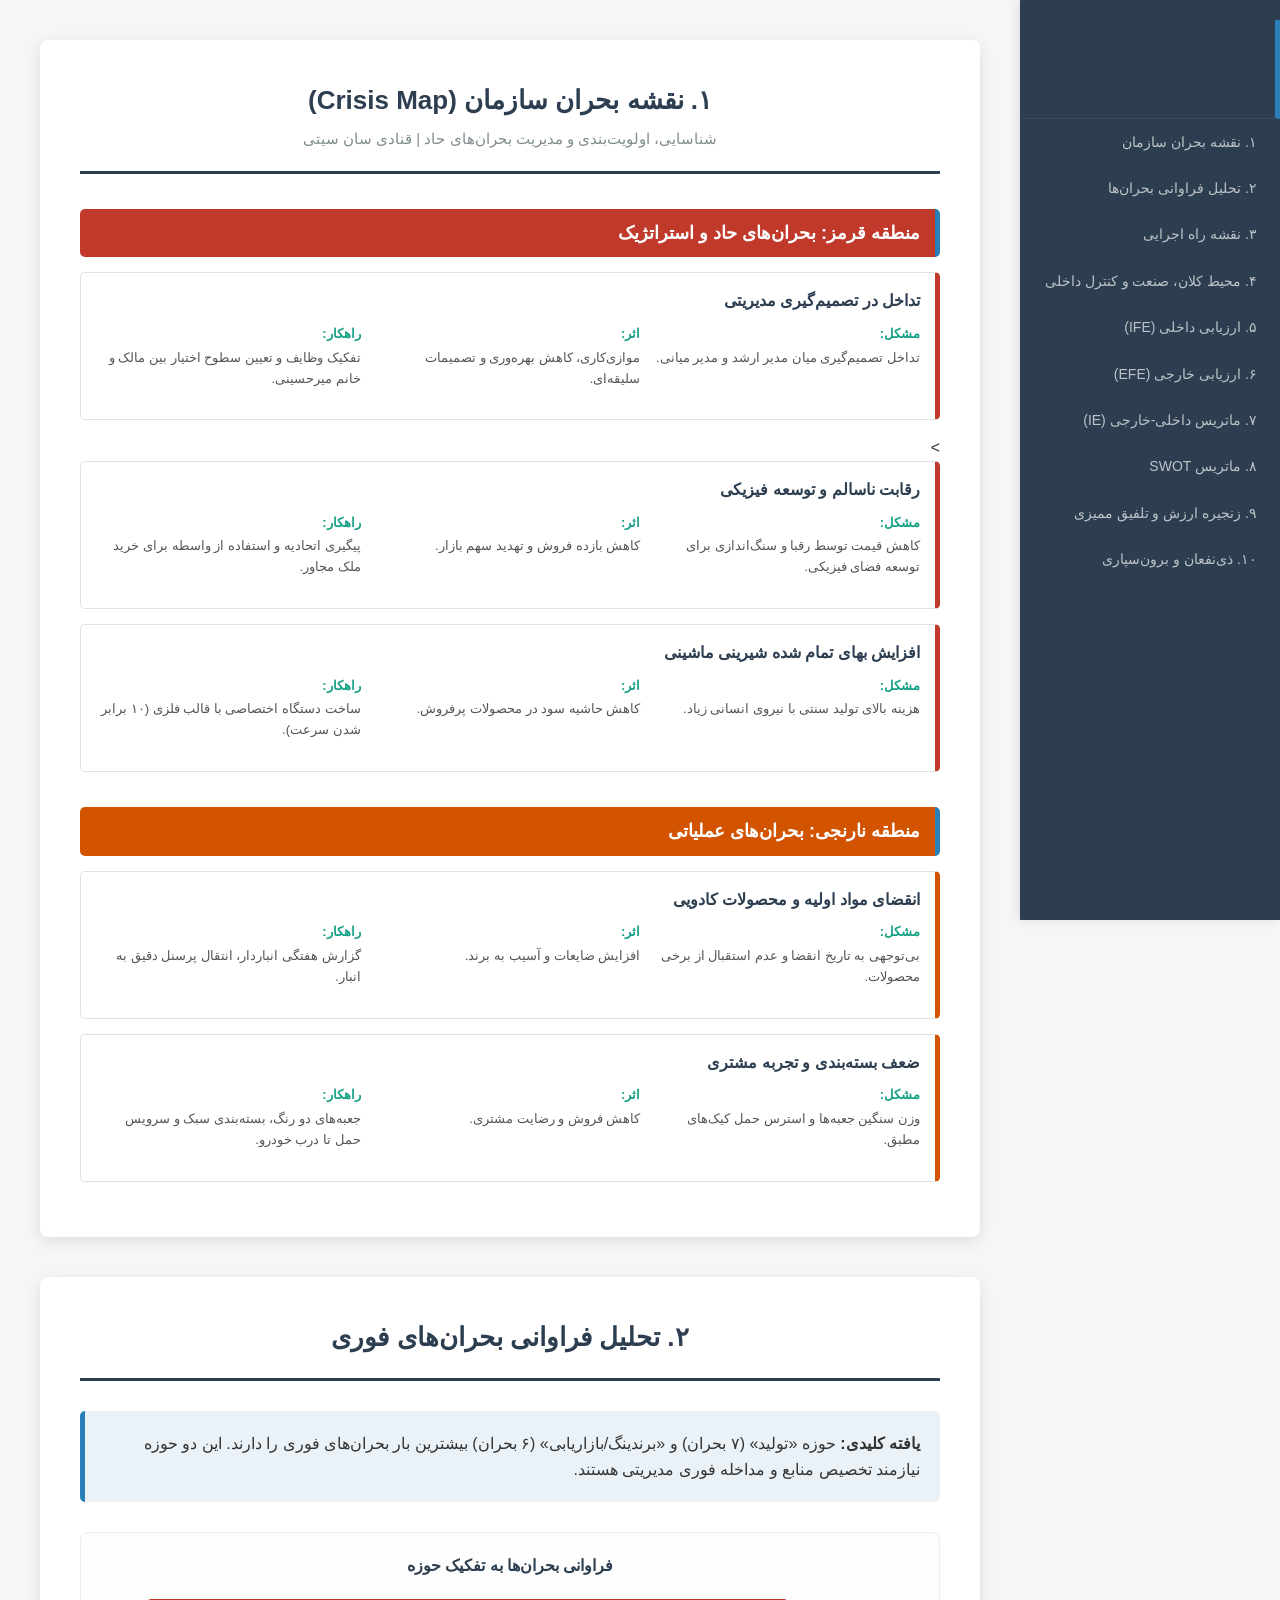
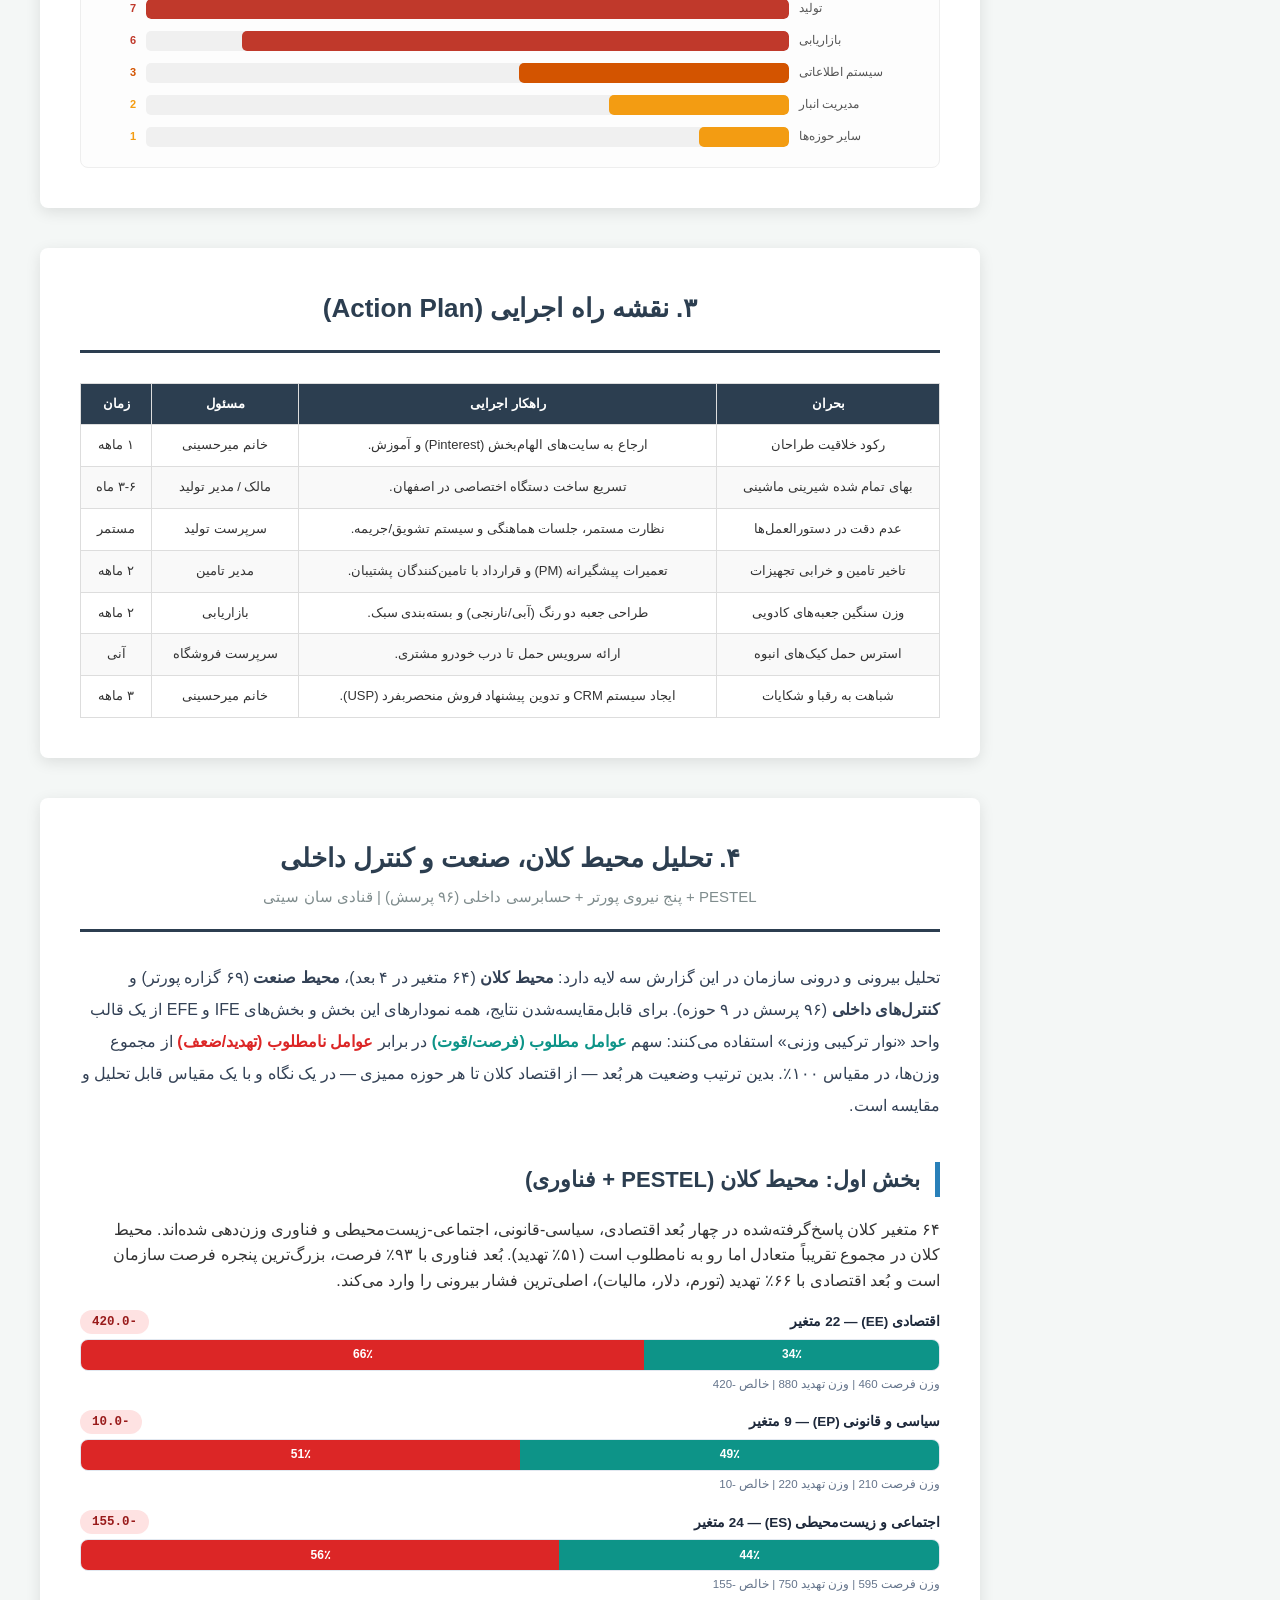
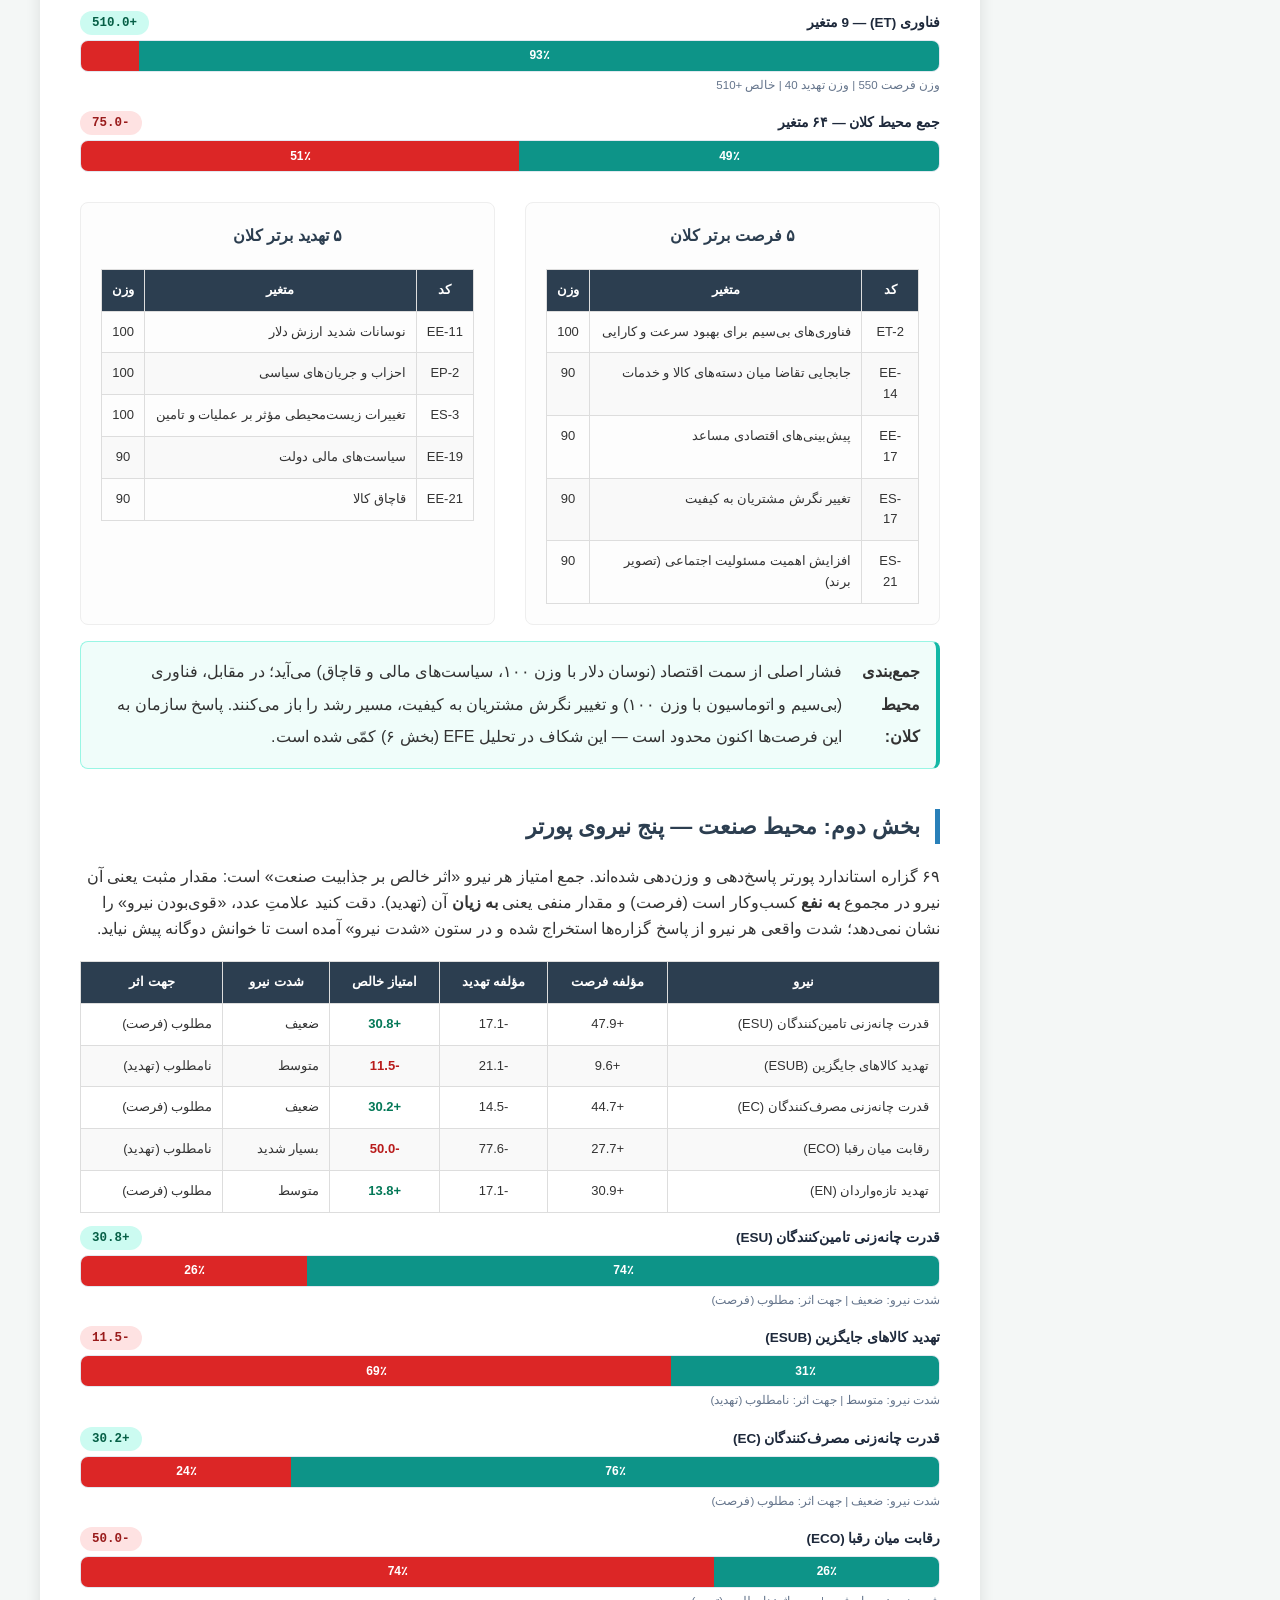
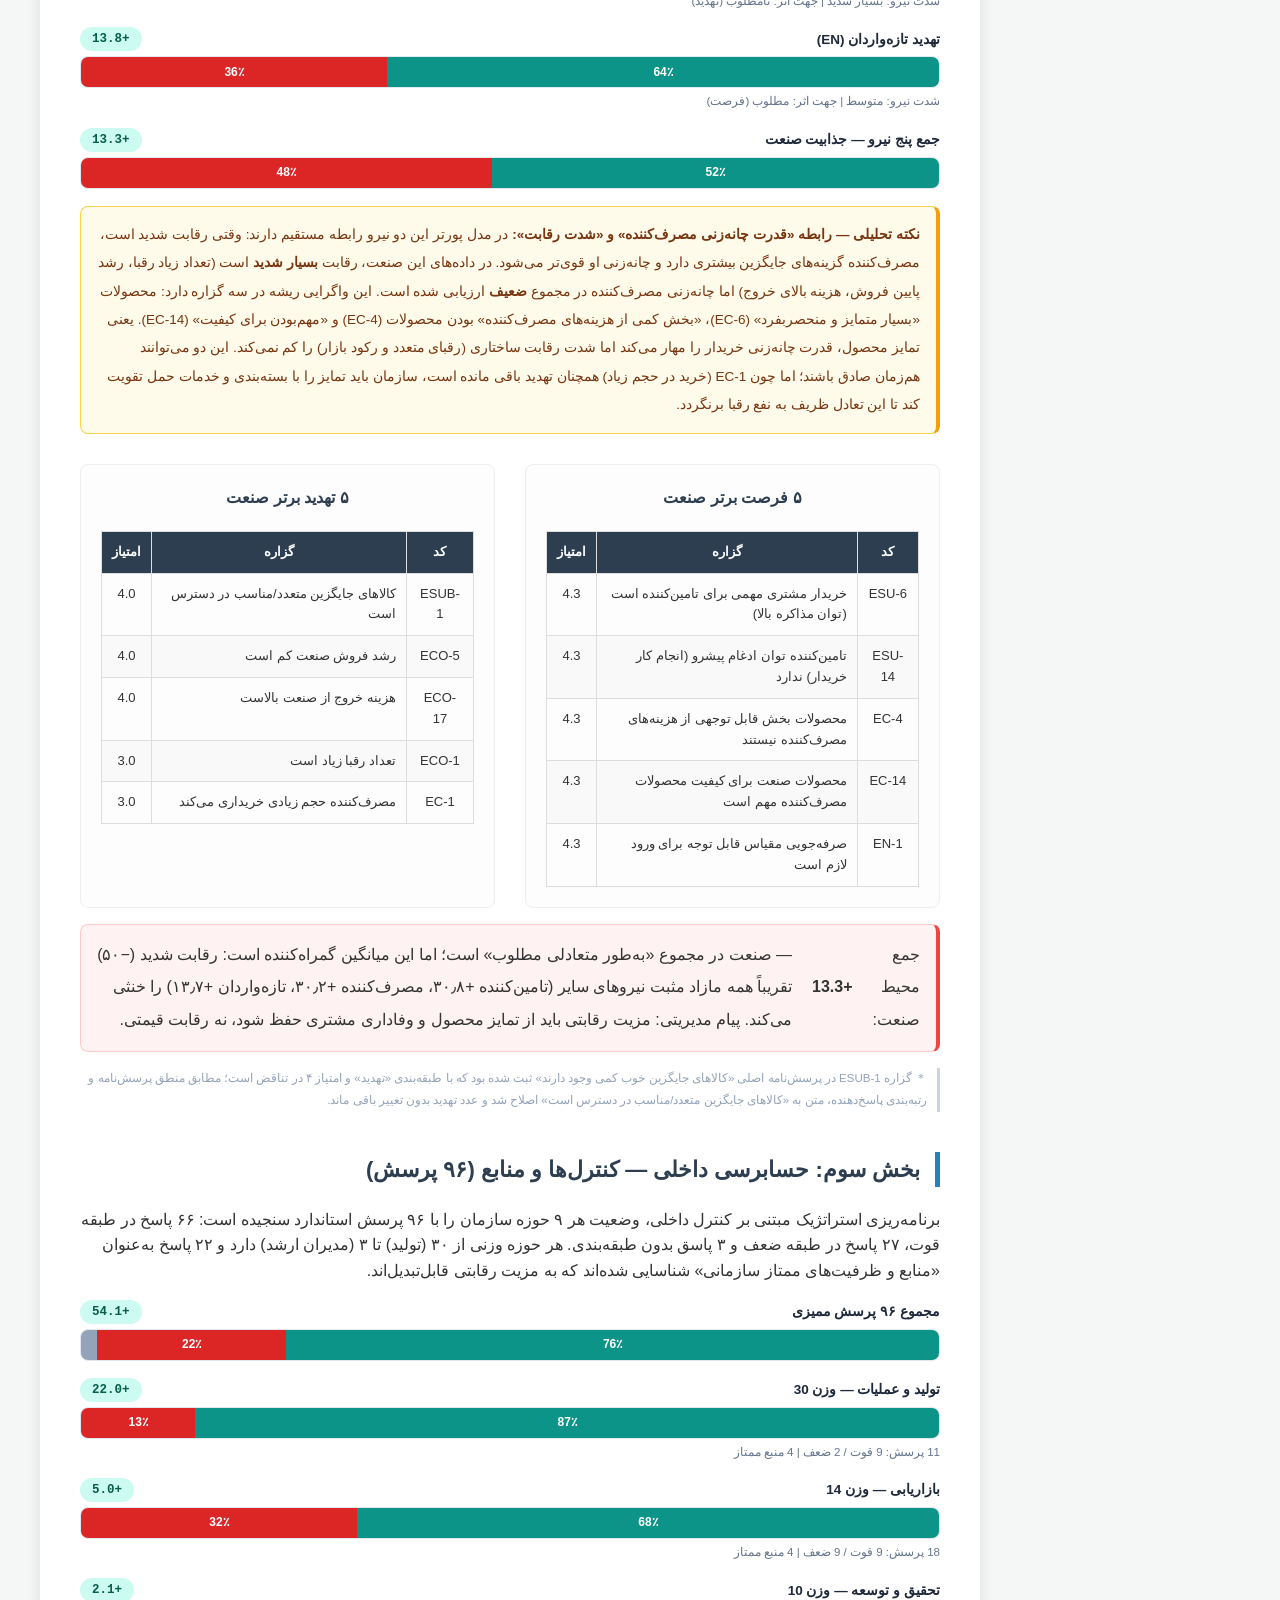
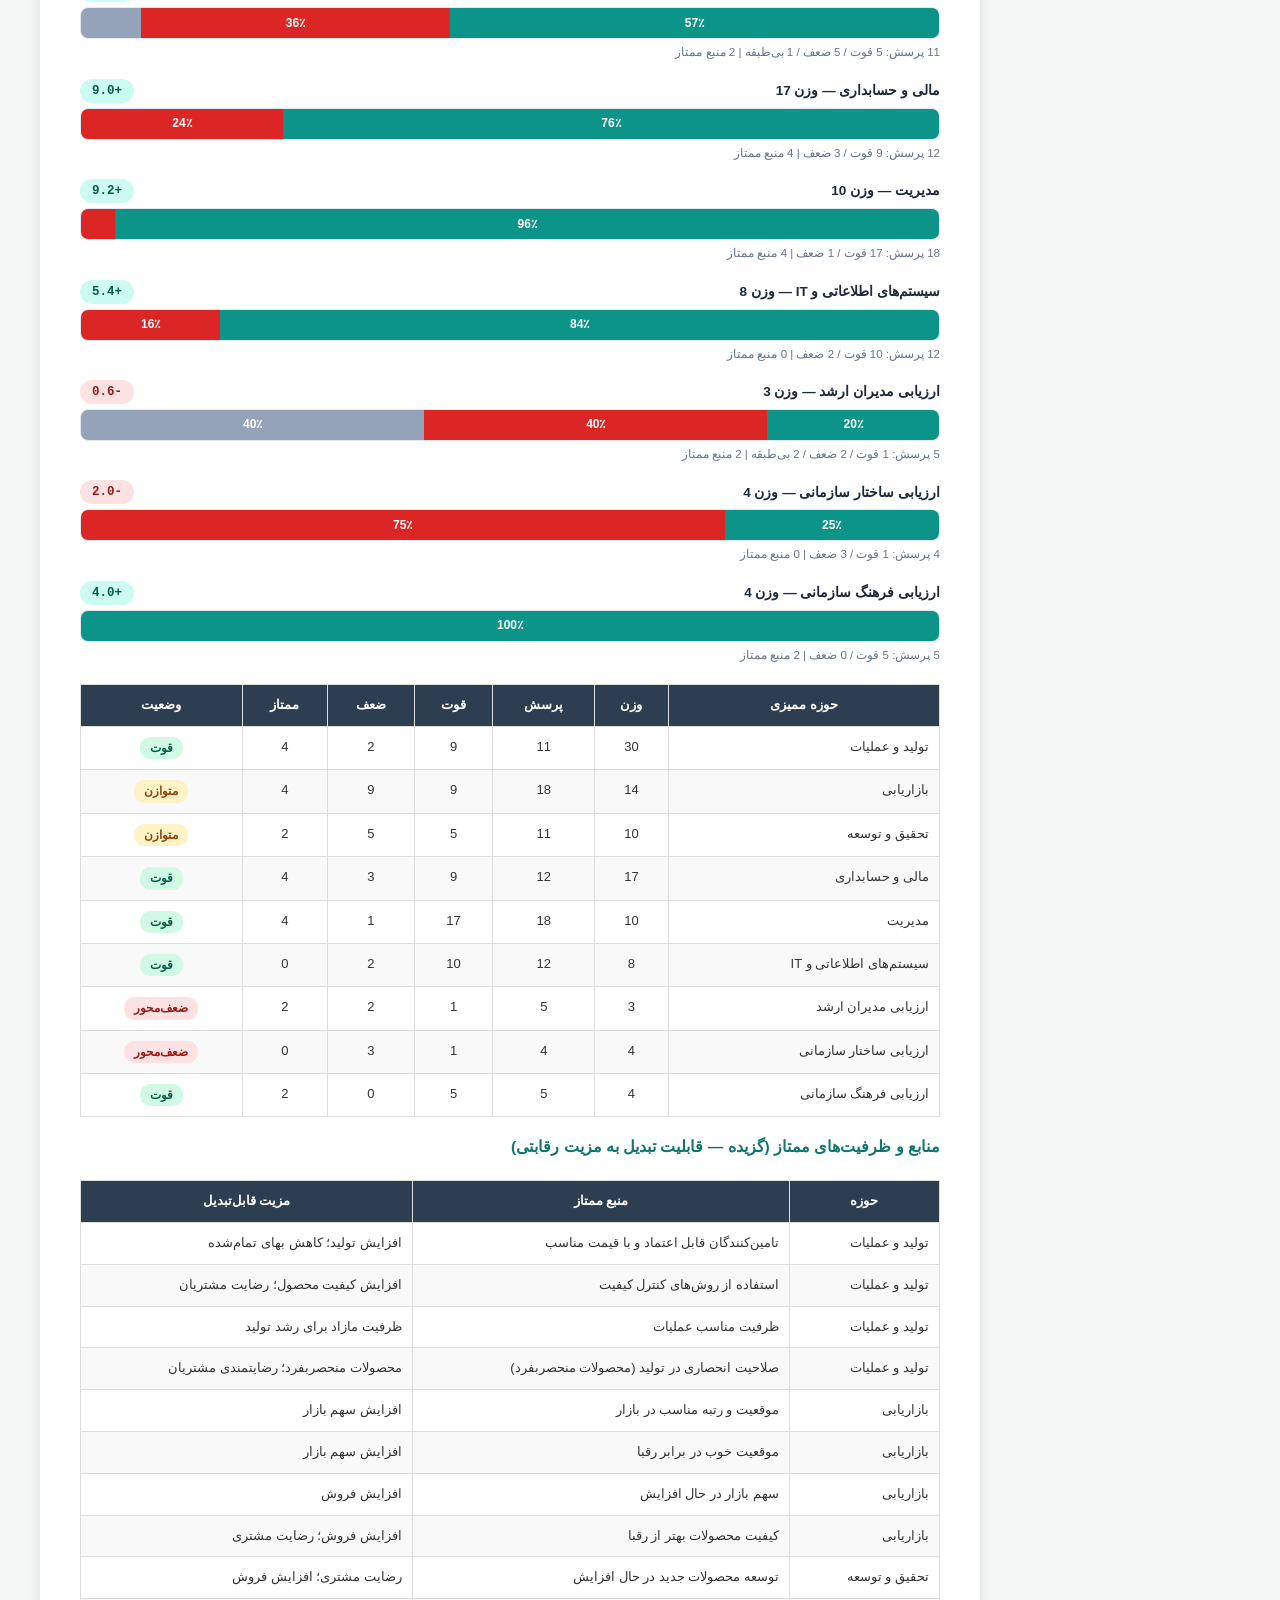
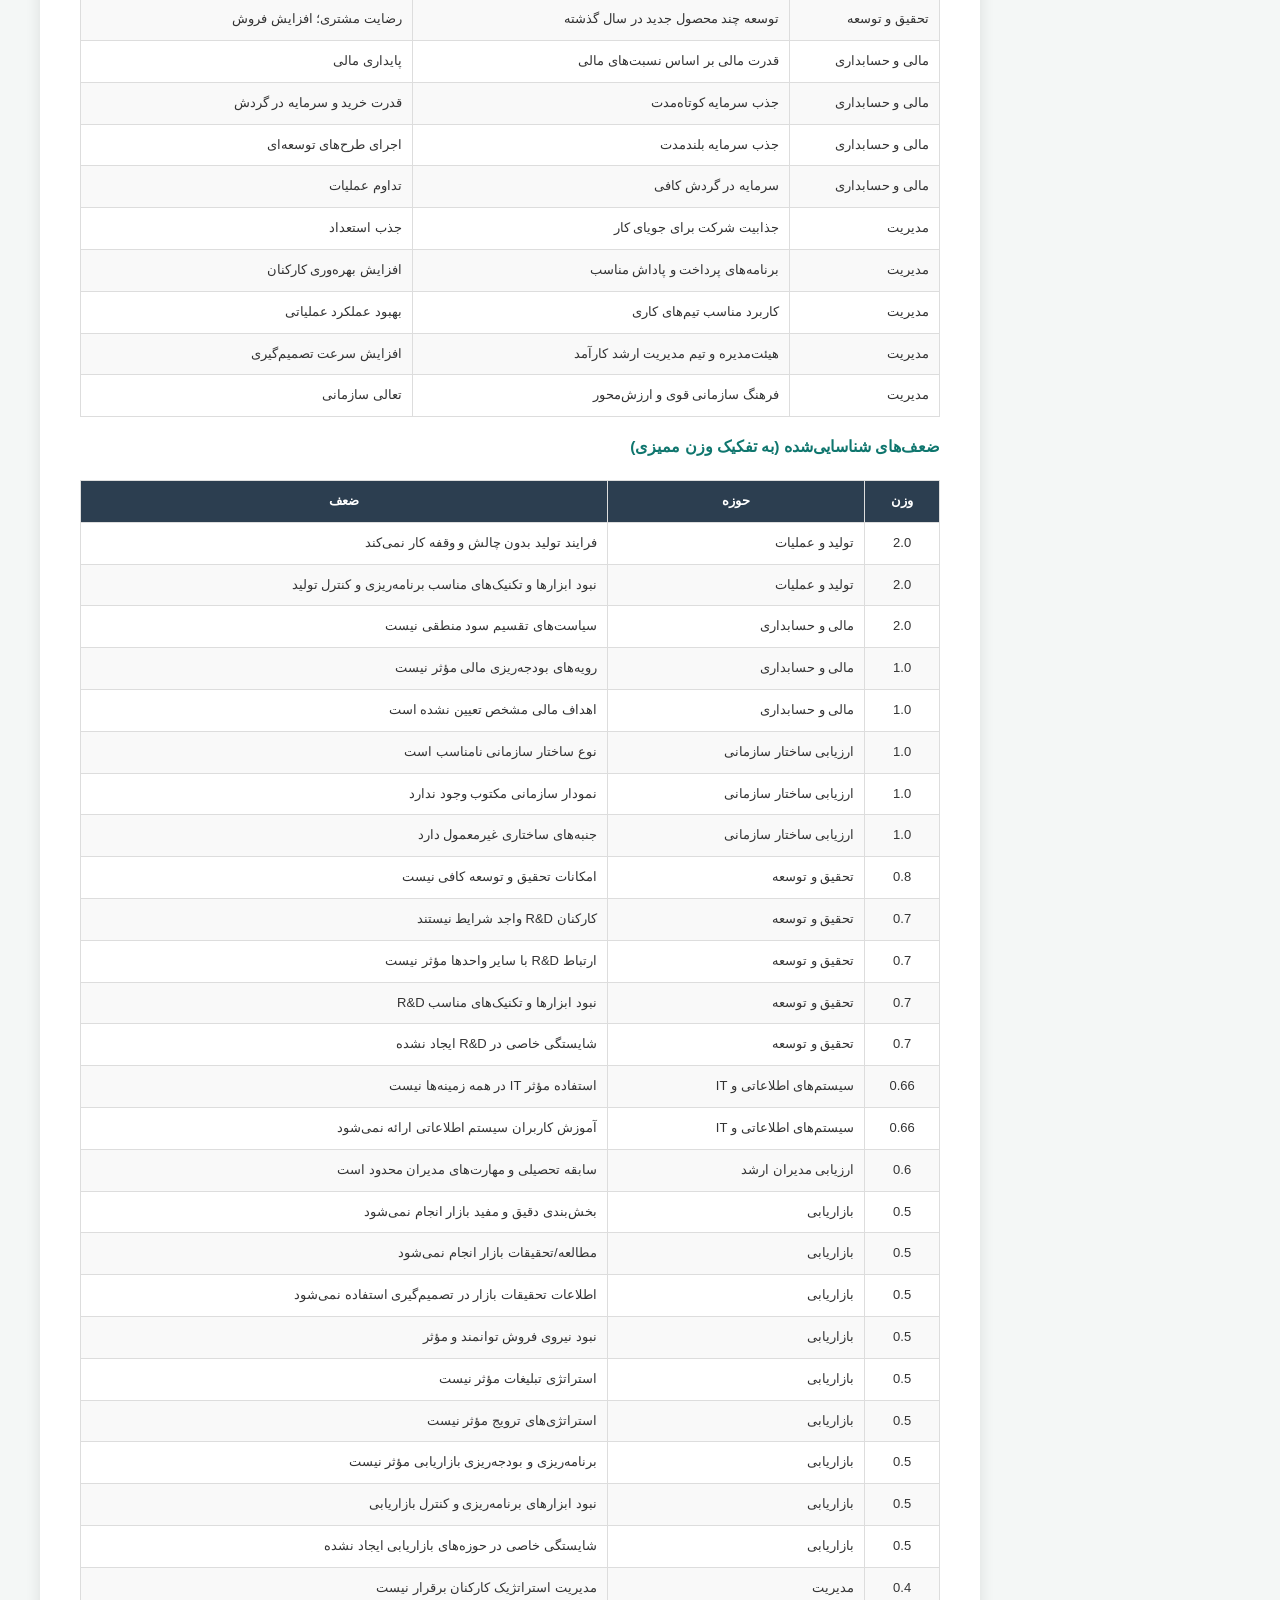
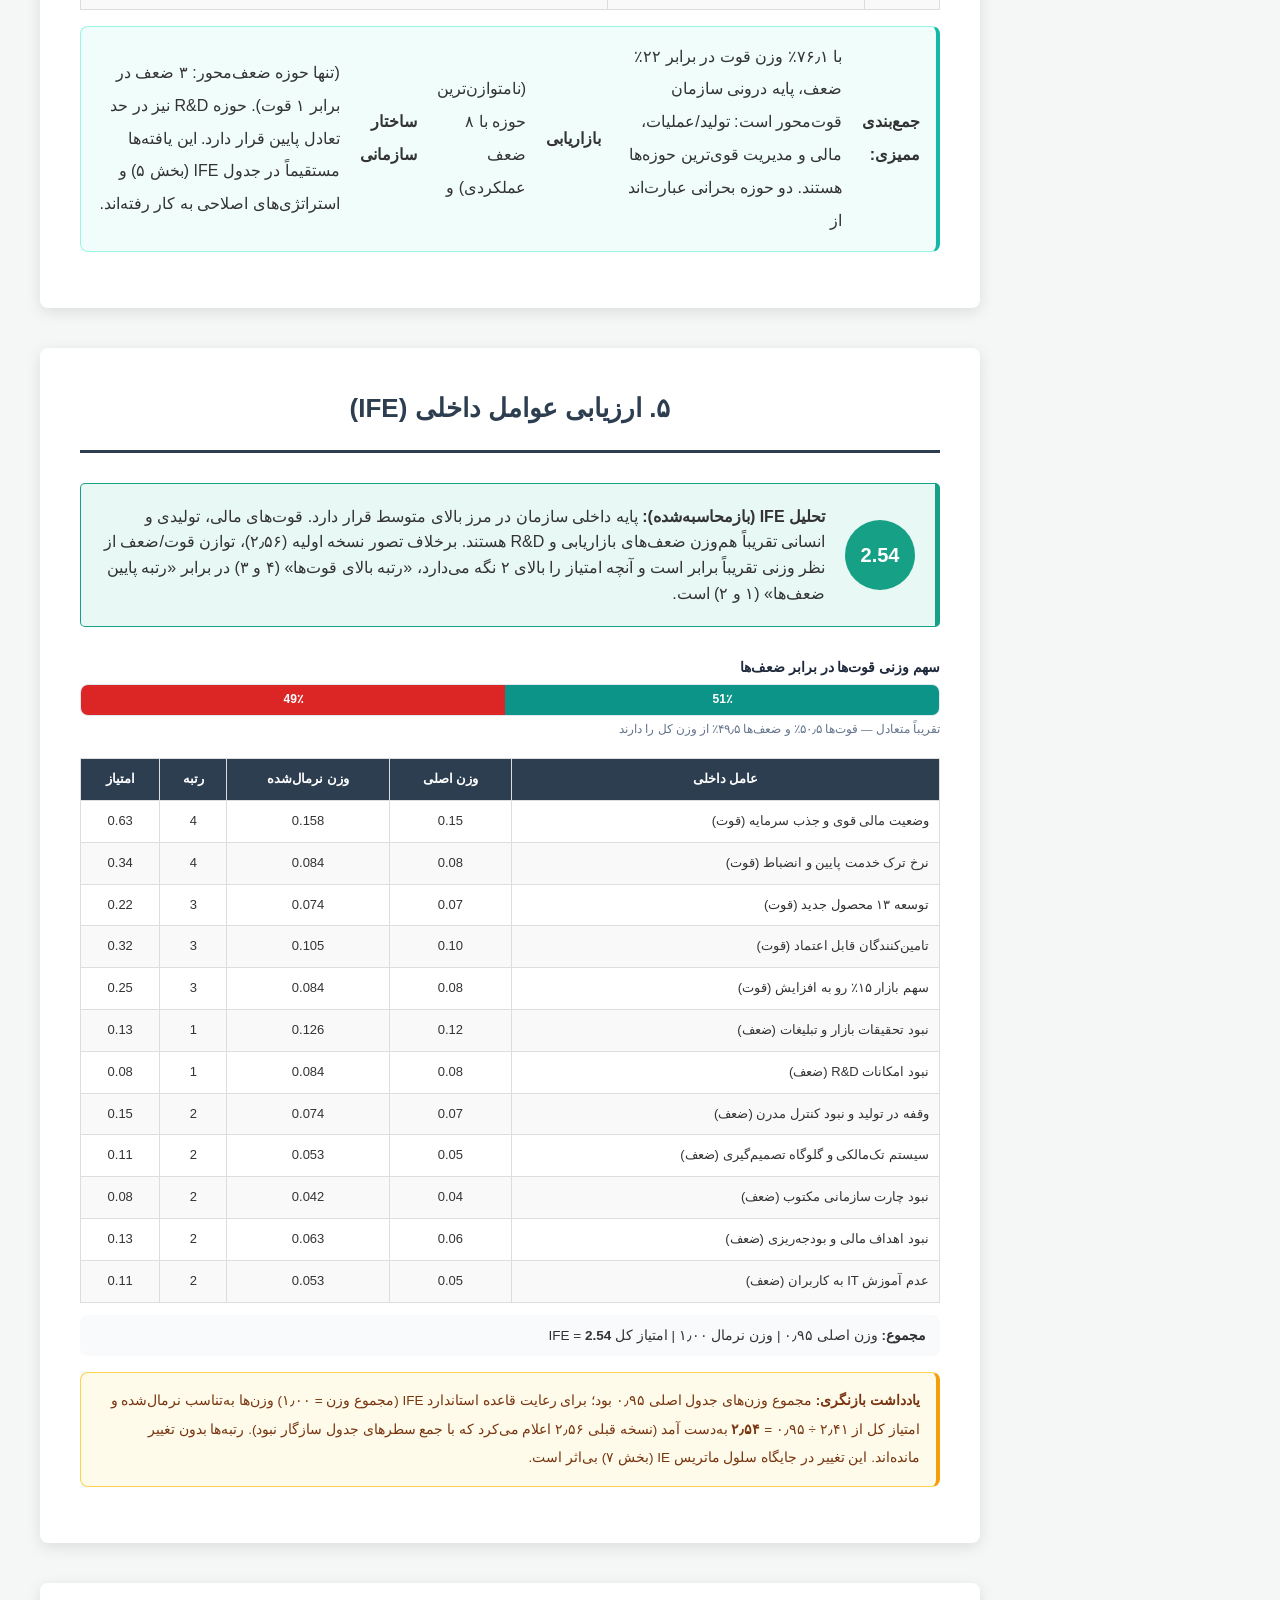
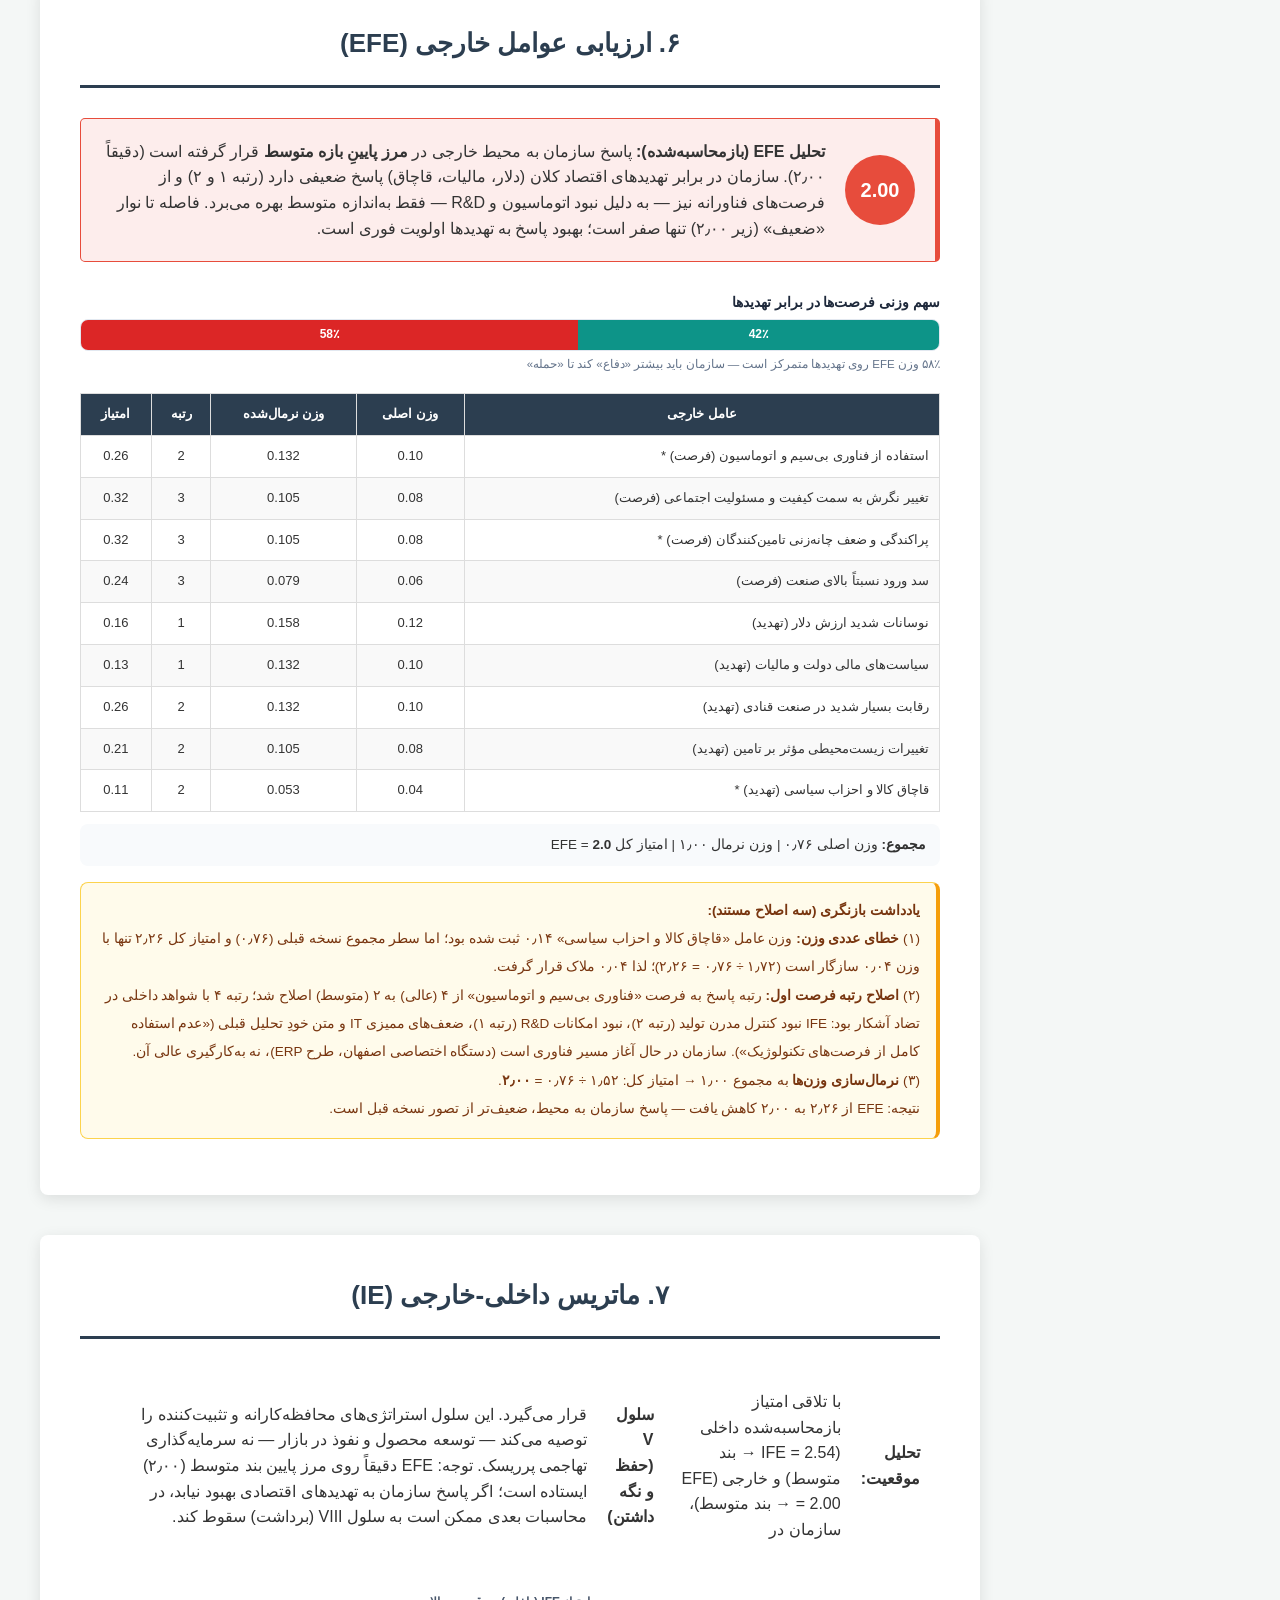
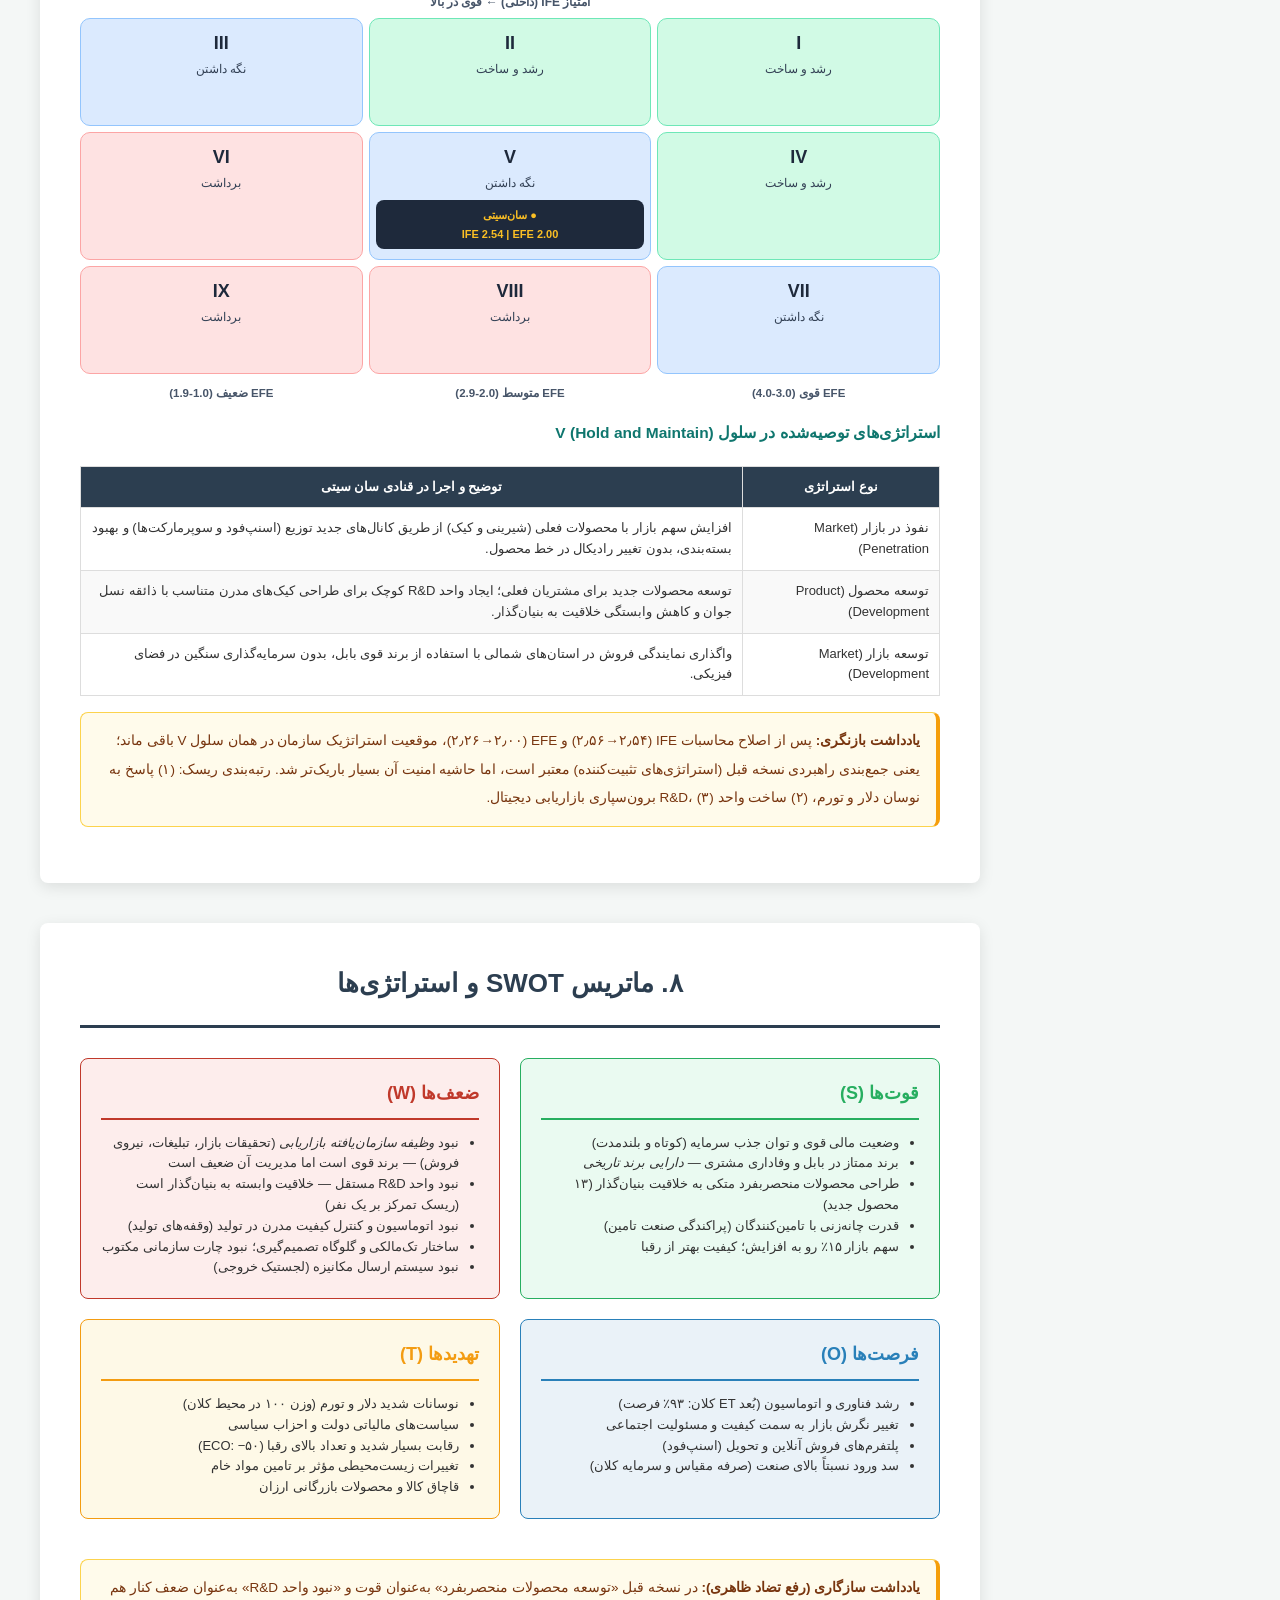
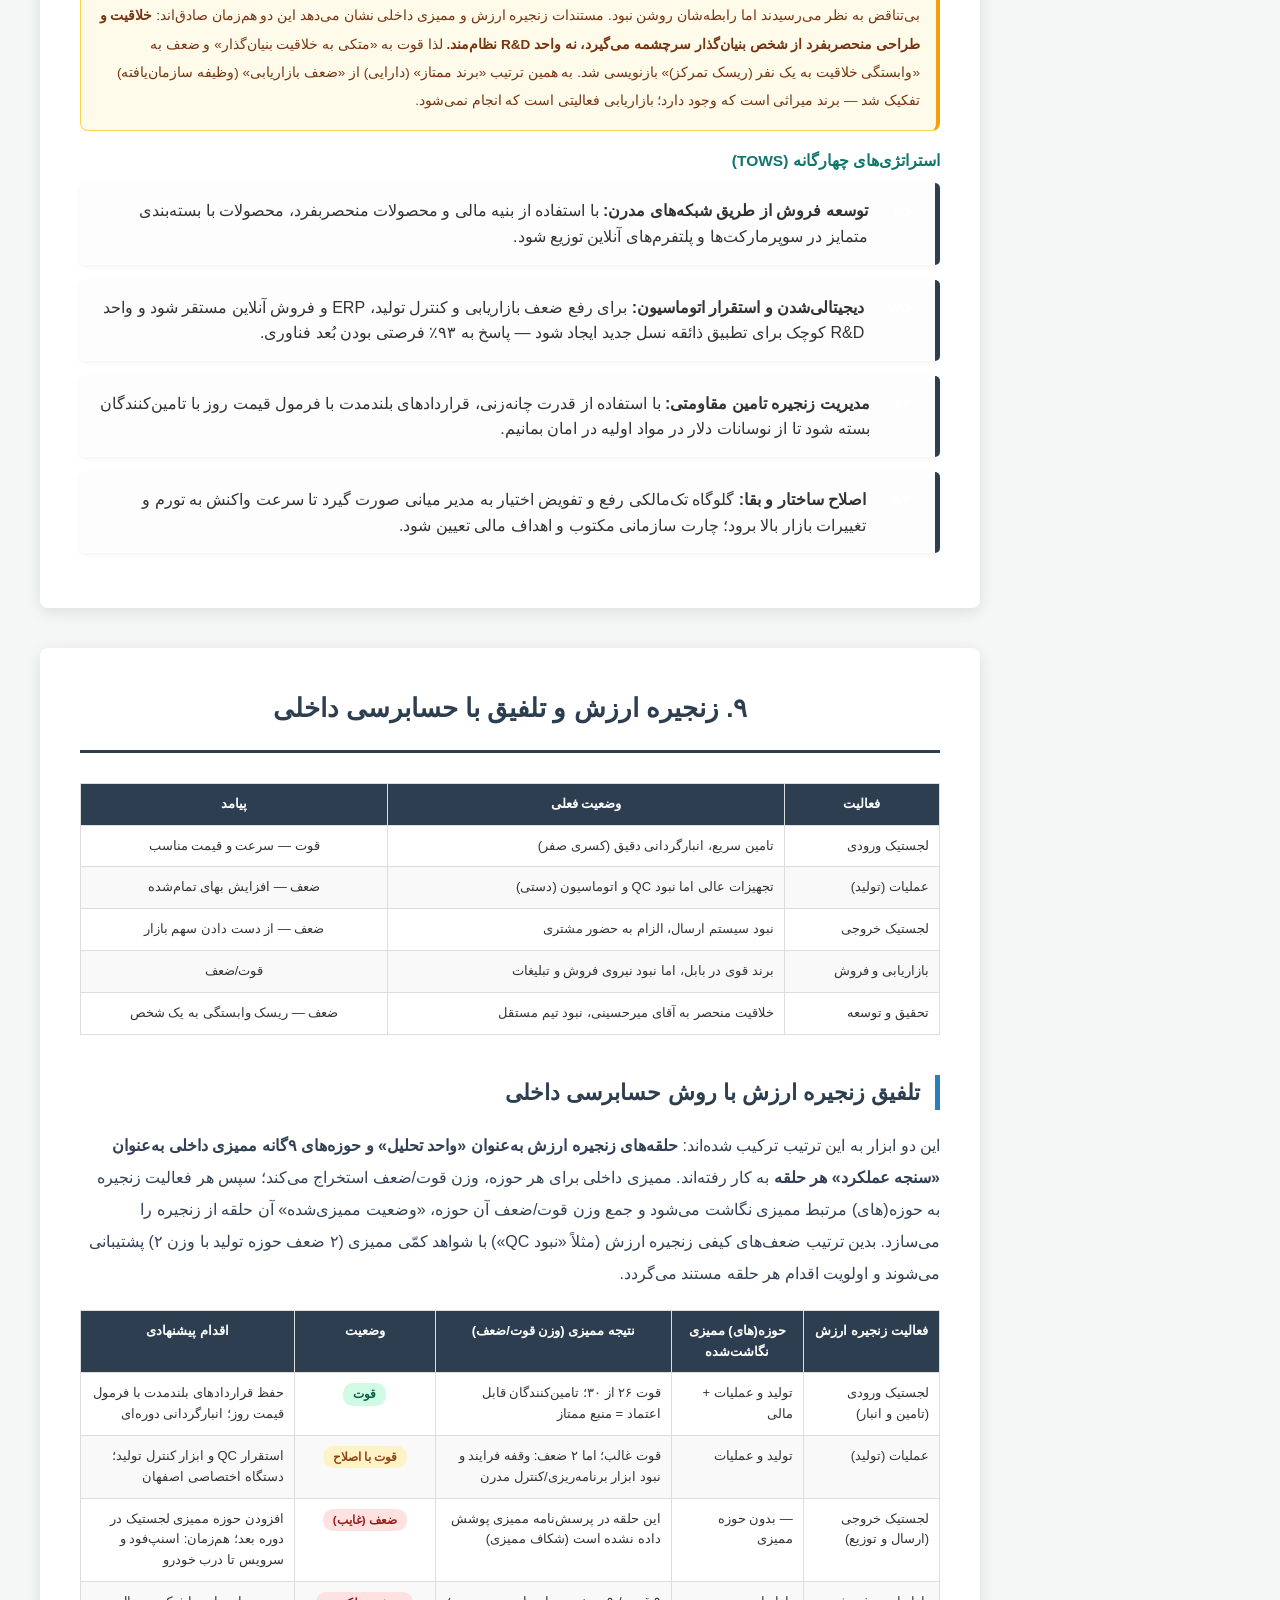
<file: sun-city-strategic-report(1).html>
<!DOCTYPE html>
		<html lang="en">
			<head>
				<meta charset="UTF-8">
				<meta name="viewport" content="width=device-width, initial-scale=1.0">
				<style>
					body {
						background-color: white; /* Ensure the iframe has a white background */
					}
				</style>
				<script>
					var Z_CDN_WHITELIST = [
						'cdn.jsdelivr.net',
						'cdnjs.cloudflare.com',
						'cdn.tailwindcss.com',
						'unpkg.com',
						'fonts.googleapis.com',
						'd3js.org',
						'cdn.babylonjs.com',
						'html2canvas.hertzen.com',
						'code.jquery.com',
						'cdn.datatables.net',
						'kit.fontawesome.com',
						'code.createjs.com',
						'cdn.plot.ly',
						'fonts.gstatic.com',
						'www.rgraph.net',
						'api.mapbox.com',
						'polyfill.io',
						'cdn.quilljs.com',
						'picsum.photos',
						'esm.sh'
					];

					function z_isUrlInWhitelist(url) {
						if (!url || typeof url !== 'string') {
							return false;
						}
						try {
							const urlObj = new URL(url);
							const hostname = urlObj.hostname;
							return Z_CDN_WHITELIST.some(domain => hostname === domain);
						} catch (e) {
							return false;
						}
					}

						function z_proxyCdnUrl(url) {
						if (!url || !url.startsWith('http')) {
							return url;
						}
							if (!z_isUrlInWhitelist(url)) {
							return url;
						}
						if (!url.startsWith('https://artifacts-cdn.chatglm.site/')) {
							return 'https://artifacts-cdn.chatglm.site/' + url;
						}
						return url;
					}
					
					// 增强版外部链接拦截 - 适合放在模板字符串中
					document.addEventListener('click', function (ev) {
						try {
							const anchor = ev.target?.closest?.('a[href]') || null;
							if (!anchor) return;

							let href = anchor.getAttribute('href')?.trim() || '';
							if (!href) return;

							if (href.startsWith('javascript:')) return;

							// 新需求：href="#" 的链接完全阻止跳转和任何行为
							if (href === '#') {
								ev.preventDefault();
								return;
							}

							// 处理其他内部锚点（如 #about、#contact 等）
							if (href.startsWith('#')) {
								const rawId = href.slice(1);
								if (!rawId) return;

								const id = decodeURIComponent(rawId);
								const target = 
									document.getElementById(id) ||
									document.querySelector('a[name="' + id.replace(/"/g, '\"') + '"]') ||
									document.querySelector('[name="' + id.replace(/"/g, '\"') + '"]');

								if (target && target.scrollIntoView) {
									ev.preventDefault();
									try {
										history.pushState(null, '', href);
									} catch (e) {}
									target.scrollIntoView({ behavior: 'smooth', block: 'start' });
								}
								return;
							}

							// 处理外部链接
							let url;
							try {
								url = new URL(href, window.location.href);
							} catch (e) {
								return;
							}

							if (url.protocol !== 'http:' && url.protocol !== 'https:') return;

							const isExternal = url.hostname !== window.location.hostname;

							if (isExternal || anchor.getAttribute('target') === '_blank') {
								ev.preventDefault();
								window.open(url.toString(), '_blank', 'noopener,noreferrer');
							}

						} catch (e) {
							// 出错时不阻止默认行为
						}
					}, true);

					// 1. 暴力清除函数：从 DOM 层面抹除 onclick 属性
					var Z_removeInlineOnclick = function () {
						// 专门锁定 href="#" 且带有 onclick 的 a 标签
						const targetedLinks = document.querySelectorAll('a[href="#"][onclick]');
						for (let i = 0; i < targetedLinks.length; i++) {
							targetedLinks[i].removeAttribute('onclick');
							targetedLinks[i].onclick = null; // 确保 JS 层的赋值也被清理
						}
					};
					// 3. 动态监测：防止页面通过异步加载重新生成带 onclick 的元素
					var z_observer = new MutationObserver(function () {
						Z_removeInlineOnclick();
					});

					z_observer.observe(document.documentElement, {
						childList: true,
						subtree: true,
						attributes: true,
						attributeFilter: ['onclick']
					});

					// 4. 初始化执行一次
					Z_removeInlineOnclick();

					const Z_rawCreateElement = document.createElement;

					document.createElement = function (tagName, ...args) {
						const el = Z_rawCreateElement.call(this, tagName, ...args);

						if (tagName.toLowerCase() === 'script') {
							const rawSetAttribute = el.setAttribute;
							const rawGetAttribute = el.getAttribute;
							let srcValue = '';
							
							el.setAttribute = function (name, value) {
								if (name === 'src' && typeof value === 'string') {
									value = z_proxyCdnUrl(value);
									srcValue = value;
								}
								return rawSetAttribute.call(this, name, value);
							};

							Object.defineProperty(el, 'src', {
								get: function() {
									return srcValue || rawGetAttribute.call(this, 'src') || '';
								},
								set: function(value) {
									if (typeof value === 'string') {
										srcValue = z_proxyCdnUrl(value);
										rawSetAttribute.call(this, 'src', srcValue);
									} else {
										srcValue = value;
									}
								},
								configurable: true,
								enumerable: true
							});
						}

						if (tagName.toLowerCase() === 'link') {
							const rawSetAttribute = el.setAttribute;
							const rawGetAttribute = el.getAttribute;
							let hrefValue = '';
							
							el.setAttribute = function (name, value) {
								if (name === 'href' && typeof value === 'string') {
									value = z_proxyCdnUrl(value);
									hrefValue = value;
								}
								return rawSetAttribute.call(this, name, value);
							};

							Object.defineProperty(el, 'href', {
								get: function() {
									return hrefValue || rawGetAttribute.call(this, 'href') || '';
								},
								set: function(value) {
									if (typeof value === 'string') {
										hrefValue = z_proxyCdnUrl(value);
										rawSetAttribute.call(this, 'href', hrefValue);
									} else {
										hrefValue = value;
									}
								},
								configurable: true,
								enumerable: true
							});
						}

						return el;
					};

					const Z_OriginalXMLHttpRequest = window.XMLHttpRequest;
					window.XMLHttpRequest = function (...args) {
						const xhr = new Z_OriginalXMLHttpRequest(...args);
						const rawOpen = xhr.open;

						xhr.open = function (method, url, ...rest) {
							if (typeof url === 'string') {
								const methodUpper = (method || '').toUpperCase();
								if (methodUpper === 'GET' && z_isUrlInWhitelist(url)) {
									url = z_proxyCdnUrl(url);
								}
							}
							return rawOpen.call(this, method, url, ...rest);
						};

						return xhr;
					};

					window.XMLHttpRequest.prototype = Z_OriginalXMLHttpRequest.prototype;
					Object.setPrototypeOf(window.XMLHttpRequest, Z_OriginalXMLHttpRequest);

					const z_originalFetch = window.fetch;
					window.fetch = async function (...args) {
						if (args.length > 0) {
							let url = '';
							let method = 'GET';
							
							if (typeof args[0] === 'string') {
								url = args[0];
								if (args[1] && args[1].method) {
									method = args[1].method.toUpperCase();
								}
								if (method === 'GET' && z_isUrlInWhitelist(url)) {
									args[0] = z_proxyCdnUrl(url);
								}
							} else if (args[0] instanceof Request) {
								const originalUrl = args[0].url;
								method = (args[0].method || 'GET').toUpperCase();
								if (method === 'GET' && z_isUrlInWhitelist(originalUrl)) {
									const proxiedUrl = z_proxyCdnUrl(originalUrl);
									if (proxiedUrl !== originalUrl) {
										args[0] = new Request(proxiedUrl, args[0]);
									}
								}
							}
						}
						return z_originalFetch.apply(this, args);
					};
				</script>
			</head>
			<body>
				<html lang="fa" dir="rtl"><head>
    <meta charset="UTF-8">
    <meta name="viewport" content="width=device-width, initial-scale=1.0">
    <title>گزارش جامع مدیریت استراتژیک - قنادی سان سیتی</title>
    <style>
        /* استایل‌های کلی */
        body { font-family: 'Segoe UI', Tahoma, Geneva, Verdana, sans-serif; line-height: 1.6; color: #333; background-color: #f4f7f6; margin: 0; padding: 0; display: flex; }
        
        /* منوی کناری */
        .sidebar { width: 260px; background-color: #2c3e50; color: white; height: 100vh; position: fixed; padding-top: 20px; overflow-y: auto; box-shadow: -2px 0 10px rgba(0,0,0,0.1); }
        .sidebar h2 { text-align: center; font-size: 18px; padding: 20px 15px; margin: 0; border-bottom: 1px solid #34495e; }
        .sidebar a { display: block; padding: 12px 20px; color: #bdc3c7; text-decoration: none; font-size: 14px; transition: 0.3s; border-right: 3px solid transparent; }
        .sidebar a:hover { background-color: #34495e; color: white; border-right-color: #2980b9; }

        /* محتوای اصلی */
        .main-content { margin-right: 260px; width: calc(100% - 260px); padding: 40px; }
        .container { max-width: 900px; margin: 0 auto; background-color: #fff; padding: 40px; box-shadow: 0 4px 15px rgba(0,0,0,0.1); border-radius: 8px; margin-bottom: 40px; }
        
        /* هدر و عناوین */
        header { text-align: center; border-bottom: 3px solid #2c3e50; padding-bottom: 20px; margin-bottom: 30px; }
        h1 { color: #2c3e50; margin: 0; font-size: 26px; }
        .subtitle { color: #7f8c8d; font-size: 15px; margin-top: 5px; }
        h2 { color: #2c3e50; margin-top: 40px; margin-bottom: 20px; font-size: 22px; border-right: 5px solid #2980b9; padding-right: 15px; }
        h3 { color: #34495e; font-size: 18px; margin-top: 30px; margin-bottom: 15px; }
        
        /* جداول */
        table { width: 100%; border-collapse: collapse; margin-top: 20px; font-size: 13px; }
        th, td { border: 1px solid #ddd; padding: 10px; text-align: center; vertical-align: top; }
        th { background-color: #2c3e50; color: white; font-weight: bold; }
        tr:nth-child(even) { background-color: #f9f9f9; }
        .total-row { background-color: #2c3e50 !important; color: white; font-weight: bold; }
        .col-right { text-align: right; }

        /* بجزها و کارت‌ها */
        .summary-box { padding: 20px; border-radius: 5px; margin-bottom: 30px; display: flex; align-items: center; gap: 20px; }
        .score-circle { color: white; width: 70px; height: 70px; border-radius: 50%; display: flex; align-items: center; justify-content: center; font-size: 20px; font-weight: bold; flex-shrink: 0; }
        .ife-box { background-color: #e8f8f5; border: 1px solid #16a085; border-right: 5px solid #16a085; } .ife-box .score-circle { background-color: #16a085; }
        .efe-box { background-color: #fdedec; border: 1px solid #e74c3c; border-right: 5px solid #e74c3c; } .efe-box .score-circle { background-color: #e74c3c; }

        .crisis-grid { display: grid; grid-template-columns: 1fr 1fr 1fr; gap: 15px; margin-bottom: 15px; }
        .crisis-item strong { display: block; color: #16a085; font-size: 13px; margin-bottom: 3px; }
        .crisis-item p { margin: 0; font-size: 13px; color: #555; }
        .crisis-card { border: 1px solid #e1e1e1; border-right: 5px solid #ccc; border-radius: 5px; padding: 15px; margin-bottom: 15px; }
        .crisis-card.red { border-right-color: #c0392b; } .crisis-card.orange { border-right-color: #d35400; } .crisis-card.yellow { border-right-color: #f39c12; }
        .crisis-title { font-size: 16px; font-weight: bold; color: #2c3e50; margin-bottom: 10px; }
        .zone-red { background-color: #c0392b; } .zone-orange { background-color: #d35400; } .zone-yellow { background-color: #f39c12; }
        .zone-h2 { color: #fff; padding: 10px 15px; border-radius: 5px; font-size: 18px; margin-top: 35px; margin-bottom: 15px; }

        /* نمودارهای CSS */
        .charts-wrapper { display: flex; gap: 30px; flex-wrap: wrap; justify-content: space-between; margin-top: 30px; }
        .chart-box { flex: 1; min-width: 280px; background: #fdfdfd; padding: 20px; border: 1px solid #eee; border-radius: 8px; }
        .chart-title { text-align: center; font-weight: bold; color: #2c3e50; margin-bottom: 20px; font-size: 16px; }
        .stacked-bar-container { width: 100%; height: 40px; background-color: #f0f0f0; border-radius: 20px; overflow: hidden; display: flex; margin-bottom: 15px; }
        .bar-strength { background-color: #27ae60; display: flex; align-items: center; justify-content: center; color: white; font-weight: bold; font-size: 12px; }
        .bar-weakness { background-color: #c0392b; display: flex; align-items: center; justify-content: center; color: white; font-weight: bold; font-size: 12px; }
        .bar-opp { background-color: #27ae60; display: flex; align-items: center; justify-content: center; color: white; font-weight: bold; font-size: 12px; }
        .bar-threat { background-color: #c0392b; display: flex; align-items: center; justify-content: center; color: white; font-weight: bold; font-size: 12px; }
        .legend-box { display: flex; justify-content: center; gap: 20px; font-size: 13px; margin-top: 10px; }
        .legend-item { display: flex; align-items: center; gap: 5px; }
        .dot { width: 12px; height: 12px; border-radius: 50%; } .dot.green { background-color: #27ae60; } .dot.red { background-color: #c0392b; }
        .vertical-bars { display: flex; flex-direction: column; gap: 12px; }
        .vbar-item { display: flex; align-items: center; gap: 10px; }
        .vbar-label { width: 120px; font-size: 12px; text-align: left; color: #555; }
        .vbar-track { flex: 1; background-color: #f0f0f0; border-radius: 5px; height: 20px; overflow: hidden;}
        .vbar-fill { height: 100%; border-radius: 5px; }
        .vbar-value { font-size: 11px; font-weight: bold; width: 35px; }

        /* SWOT و استراتژی‌ها */
        .swot-grid { display: grid; grid-template-columns: 1fr 1fr; gap: 20px; margin-bottom: 40px; }
        .swot-box { padding: 20px; border-radius: 8px; border: 1px solid #ddd; }
        .swot-box h3 { margin-top: 0; font-size: 18px; padding-bottom: 10px; border-bottom: 2px solid; }
        .swot-box ul { padding-right: 20px; margin-bottom: 0; font-size: 13px; }
        .s-box { background-color: #eafaf1; border-color: #27ae60; } .s-box h3 { color: #27ae60; border-color: #27ae60; }
        .w-box { background-color: #fdedec; border-color: #c0392b; } .w-box h3 { color: #c0392b; border-color: #c0392b; }
        .o-box { background-color: #eaf2f8; border-color: #2980b9; } .o-box h3 { color: #2980b9; border-color: #2980b9; }
        .t-box { background-color: #fef9e7; border-color: #f39c12; } .t-box h3 { color: #f39c12; border-color: #f39c12; }

        .strat-card { display: flex; gap: 15px; margin-bottom: 15px; padding: 15px; border-radius: 5px; background-color: #fdfdfd; border-right: 5px solid #2c3e50; box-shadow: 0 2px 5px rgba(0,0,0,0.05); }
        .strat-tag { font-size: 12px; font-weight: bold; padding: 5px 10px; border-radius: 15px; height: fit-content; color: white; }
        .strat-content h4 { margin: 0 0 5px 0; color: #2c3e50; font-size: 15px; }
        .strat-content p { margin: 0; font-size: 13px; color: #555; }
        .so { border-right-color: #27ae60; } .so .strat-tag { background-color: #27ae60; }
        .wo { border-right-color: #2980b9; } .wo .strat-tag { background-color: #2980b9; }
        .st { border-right-color: #f39c12; } .st .strat-tag { background-color: #f39c12; }
        .wt { border-right-color: #c0392b; } .wt .strat-tag { background-color: #c0392b; }

        .badge { color: white; padding: 2px 8px; border-radius: 10px; font-size: 11px; }
        .badge-s { background-color: #27ae60; } .badge-w { background-color: #c0392b; } .badge-o { background-color: #27ae60; } .badge-t { background-color: #c0392b; }

        @media print {
            .sidebar { display: none; }
            .main-content { margin-right: 0; width: 100%; padding: 0; }
            .container { box-shadow: none; border: none; margin: 0; max-width: 100%; padding: 20px; }
            body { background-color: white; }
        }
    </style>
<style>
/* ===== نوار ترکیبی وزنی (قالب واحد همه تحلیل‌ها) ===== */
.sb-row { margin: 13px 0 17px 0; }
.sb-head { display: flex; justify-content: space-between; align-items: center; margin-bottom: 5px; }
.sb-name { font-weight: bold; font-size: 13.5px; color: #1e293b; }
.sb-net { font-weight: bold; font-size: 12.5px; padding: 2px 12px; border-radius: 12px; font-family: monospace; }
.sb-net.pos { background: #ccfbf1; color: #065f46; }
.sb-net.neg { background: #fee2e2; color: #991b1b; }
.sb-track { display: flex; height: 30px; border-radius: 8px; overflow: hidden; background: #f1f5f9; border: 1px solid #e2e8f0; }
.sb-seg { display: flex; align-items: center; justify-content: center; color: #fff; font-size: 12px; font-weight: bold; overflow: hidden; white-space: nowrap; }
.sb-seg.o { background: #0d9488; }
.sb-seg.t { background: #dc2626; }
.sb-seg.n { background: #94a3b8; }
.sb-note { font-size: 11.5px; color: #64748b; margin-top: 4px; }
.tg { color: #0d9488; font-weight: bold; }
.tr { color: #dc2626; font-weight: bold; }
.lead { line-height: 2; color: #334155; margin: 10px 0 16px 0; }
.footnote { font-size: 11.5px; color: #94a3b8; border-right: 3px solid #cbd5e1; padding-right: 10px; margin: 10px 0; line-height: 1.9; }
.note-box { background: #fffbeb; border: 1px solid #fcd34d; border-right: 4px solid #f59e0b; border-radius: 8px; padding: 14px 16px; margin: 16px 0; font-size: 13.5px; line-height: 2.1; color: #78350f; }
.summary-box.teal { background: #f0fdfa; border: 1px solid #99f6e4; border-right: 4px solid #14b8a6; border-radius: 8px; padding: 14px 16px; margin: 16px 0; line-height: 2.05; }
.summary-box.red { background: #fef2f2; border: 1px solid #fecaca; border-right: 4px solid #ef4444; border-radius: 8px; padding: 14px 16px; margin: 16px 0; line-height: 2.05; }
.total-row-note { background: #f8fafc; border-radius: 8px; padding: 10px 14px; margin: 12px 0; font-size: 13.5px; }
.pos { color: #047857; font-weight: bold; }
.neg-num { color: #b91c1c; font-weight: bold; }
.bdg { display: inline-block; padding: 2px 10px; border-radius: 10px; font-size: 11.5px; font-weight: bold; white-space: nowrap; }
.bdg-s { background: #d1fae5; color: #065f46; }
.bdg-w { background: #fee2e2; color: #991b1b; }
.bdg-n { background: #fef3c7; color: #92400e; }
.bdg-o { background: #dbeafe; color: #1e40af; }
.bdg-t { background: #f1f5f9; color: #475569; }
.bdg-core { background: #0d9488; color: #fff; }
.bdg-strat { background: #f59e0b; color: #fff; }
.bdg-oper { background: #64748b; color: #fff; }
/* ===== ماتریس IE ===== */
.ie-wrap { margin: 18px 0; }
.ie-y { text-align: center; font-size: 12px; color: #475569; font-weight: bold; margin-bottom: 6px; }
.ie-matrix { display: grid; grid-template-columns: 1fr 1fr 1fr; gap: 6px; }
.ie-cell { border-radius: 10px; min-height: 86px; padding: 10px 6px; text-align: center; display: flex; flex-direction: column; justify-content: flex-start; position: relative; }
.ie-cell.grow { background: #d1fae5; border: 1px solid #6ee7b7; }
.ie-cell.hold { background: #dbeafe; border: 1px solid #93c5fd; }
.ie-cell.harvest { background: #fee2e2; border: 1px solid #fca5a5; }
.ie-num { font-size: 18px; font-weight: 900; color: #1e293b; }
.ie-lbl { font-size: 11.5px; color: #334155; margin-top: 2px; }
.ie-marker { margin-top: 8px; background: #1e293b; color: #fbbf24; border-radius: 8px; padding: 6px 4px; font-size: 11px; font-weight: bold; line-height: 1.7; }
.ie-x { text-align: center; font-size: 11.5px; color: #475569; font-weight: bold; padding-top: 4px; }
/* ===== ذی‌نفعان ===== */
.stake-grid { display: grid; grid-template-columns: 1fr 1fr; gap: 12px; margin: 14px 0; }
.quad-box { border-radius: 10px; padding: 12px 14px; }
.quad-box h3 { margin: 0 0 8px 0; font-size: 13.5px; }
.quad-box ul { margin: 0; padding-right: 18px; }
.quad-box li { font-size: 12.5px; margin-bottom: 4px; color: #1e293b; }
.q-close { background: #fef2f2; border: 1px solid #fca5a5; }
.q-close h3 { color: #b91c1c; }
.q-keep { background: #fffbeb; border: 1px solid #fcd34d; }
.q-keep h3 { color: #b45309; }
.q-inform { background: #eff6ff; border: 1px solid #93c5fd; }
.q-inform h3 { color: #1d4ed8; }
.q-monitor { background: #f8fafc; border: 1px solid #cbd5e1; }
.q-monitor h3 { color: #475569; }
h3 { color: #0f766e; font-size: 15.5px; margin: 18px 0 10px 0; }
</style>
</head>
<body>

<div class="sidebar">
    <h2>گزارش استراتژیک<br>سان سیتی</h2>
    <a href="#crisis">۱. نقشه بحران سازمان</a>
    <a href="#freq">۲. تحلیل فراوانی بحران‌ها</a>
    <a href="#action">۳. نقشه راه اجرایی</a>
    <a href="#env">۴. محیط کلان، صنعت و کنترل داخلی</a>
    <a href="#ife">۵. ارزیابی داخلی (IFE)</a>
    <a href="#efe">۶. ارزیابی خارجی (EFE)</a>
    <a href="#ie">۷. ماتریس داخلی-خارجی (IE)</a>
    <a href="#swot">۸. ماتریس SWOT</a>
    <a href="#vc">۹. زنجیره ارزش و تلفیق ممیزی</a>
    <a href="#stake">۱۰. ذی‌نفعان و برون‌سپاری</a>
</div>

<div class="main-content">

    <!-- 1. Crisis Map -->
    <div class="container" id="crisis">
        <header>
            <h1>۱. نقشه بحران سازمان (Crisis Map)</h1>
            <div class="subtitle">شناسایی، اولویت‌بندی و مدیریت بحران‌های حاد | قنادی سان سیتی</div>
        </header>
        
        <h2 class="zone-h2 zone-red">منطقه قرمز: بحران‌های حاد و استراتژیک</h2>
        <div class="crisis-card red">
            <div class="crisis-title">تداخل در تصمیم‌گیری مدیریتی</div>
            <div class="crisis-grid">
                <div class="crisis-item"><strong>مشکل:</strong><p>تداخل تصمیم‌گیری میان مدیر ارشد و مدیر میانی.</p></div>
                <div class="crisis-item"><strong>اثر:</strong><p>موازی‌کاری، کاهش بهره‌وری و تصمیمات سلیقه‌ای.</p></div>
                <div class="crisis-item"><strong>راهکار:</strong><p>تفکیک وظایف و تعیین سطوح اختیار بین مالک و خانم میرحسینی.</p></div>
            </div>
        </div>
        >
        <div class="crisis-card red">
            <div class="crisis-title">رقابت ناسالم و توسعه فیزیکی</div>
            <div class="crisis-grid">
                <div class="crisis-item"><strong>مشکل:</strong><p>کاهش قیمت توسط رقبا و سنگ‌اندازی برای توسعه فضای فیزیکی.</p></div>
                <div class="crisis-item"><strong>اثر:</strong><p>کاهش بازده فروش و تهدید سهم بازار.</p></div>
                <div class="crisis-item"><strong>راهکار:</strong><p>پیگیری اتحادیه و استفاده از واسطه برای خرید ملک مجاور.</p></div>
            </div>
        </div>
        <div class="crisis-card red">
            <div class="crisis-title">افزایش بهای تمام شده شیرینی ماشینی</div>
            <div class="crisis-grid">
                <div class="crisis-item"><strong>مشکل:</strong><p>هزینه بالای تولید سنتی با نیروی انسانی زیاد.</p></div>
                <div class="crisis-item"><strong>اثر:</strong><p>کاهش حاشیه سود در محصولات پرفروش.</p></div>
                <div class="crisis-item"><strong>راهکار:</strong><p>ساخت دستگاه اختصاصی با قالب فلزی (۱۰ برابر شدن سرعت).</p></div>
            </div>
        </div>

        <h2 class="zone-h2 zone-orange">منطقه نارنجی: بحران‌های عملیاتی</h2>
        <div class="crisis-card orange">
            <div class="crisis-title">انقضای مواد اولیه و محصولات کادویی</div>
            <div class="crisis-grid">
                <div class="crisis-item"><strong>مشکل:</strong><p>بی‌توجهی به تاریخ انقضا و عدم استقبال از برخی محصولات.</p></div>
                <div class="crisis-item"><strong>اثر:</strong><p>افزایش ضایعات و آسیب به برند.</p></div>
                <div class="crisis-item"><strong>راهکار:</strong><p>گزارش هفتگی انباردار، انتقال پرسنل دقیق به انبار.</p></div>
            </div>
        </div>
        <div class="crisis-card orange">
            <div class="crisis-title">ضعف بسته‌بندی و تجربه مشتری</div>
            <div class="crisis-grid">
                <div class="crisis-item"><strong>مشکل:</strong><p>وزن سنگین جعبه‌ها و استرس حمل کیک‌های مطبق.</p></div>
                <div class="crisis-item"><strong>اثر:</strong><p>کاهش فروش و رضایت مشتری.</p></div>
                <div class="crisis-item"><strong>راهکار:</strong><p>جعبه‌های دو رنگ، بسته‌بندی سبک و سرویس حمل تا درب خودرو.</p></div>
            </div>
        </div>
    </div>

    <!-- 2. Frequency Chart -->
    <div class="container" id="freq">
        <header>
            <h1>۲. تحلیل فراوانی بحران‌های فوری</h1>
        </header>
        <div class="summary-box" style="background-color: #eaf2f8; border-left: 5px solid #2980b9; display: block;">
            <strong>یافته کلیدی:</strong> حوزه «تولید» (۷ بحران) و «برندینگ/بازاریابی» (۶ بحران) بیشترین بار بحران‌های فوری را دارند. این دو حوزه نیازمند تخصیص منابع و مداخله فوری مدیریتی هستند.
        </div>
        <div class="charts-wrapper">
            <div class="chart-box">
                <div class="chart-title">فراوانی بحران‌ها به تفکیک حوزه</div>
                <div class="vertical-bars">
                    <div class="vbar-item"><div class="vbar-label">تولید</div><div class="vbar-track"><div class="vbar-fill" style="width: 100%; background-color: #c0392b;"></div></div><div class="vbar-value" style="color: #c0392b;">7</div></div>
                    <div class="vbar-item"><div class="vbar-label">بازاریابی</div><div class="vbar-track"><div class="vbar-fill" style="width: 85%; background-color: #c0392b;"></div></div><div class="vbar-value" style="color: #c0392b;">6</div></div>
                    <div class="vbar-item"><div class="vbar-label">سیستم اطلاعاتی</div><div class="vbar-track"><div class="vbar-fill" style="width: 42%; background-color: #d35400;"></div></div><div class="vbar-value" style="color: #d35400;">3</div></div>
                    <div class="vbar-item"><div class="vbar-label">مدیریت انبار</div><div class="vbar-track"><div class="vbar-fill" style="width: 28%; background-color: #f39c12;"></div></div><div class="vbar-value" style="color: #f39c12;">2</div></div>
                    <div class="vbar-item"><div class="vbar-label">سایر حوزه‌ها</div><div class="vbar-track"><div class="vbar-fill" style="width: 14%; background-color: #f39c12;"></div></div><div class="vbar-value" style="color: #f39c12;">1</div></div>
                </div>
            </div>
        </div>
    </div>

    <!-- 3. Action Plan -->
    <div class="container" id="action">
        <header><h1>۳. نقشه راه اجرایی (Action Plan)</h1></header>
        <table>
            <thead><tr><th>بحران</th><th>راهکار اجرایی</th><th>مسئول</th><th>زمان</th></tr></thead>
            <tbody>
                <tr><td>رکود خلاقیت طراحان</td><td>ارجاع به سایت‌های الهام‌بخش (Pinterest) و آموزش.</td><td>خانم میرحسینی</td><td>۱ ماهه</td></tr>
                <tr><td>بهای تمام شده شیرینی ماشینی</td><td>تسریع ساخت دستگاه اختصاصی در اصفهان.</td><td>مالک / مدیر تولید</td><td>۳-۶ ماه</td></tr>
                <tr><td>عدم دقت در دستورالعمل‌ها</td><td>نظارت مستمر، جلسات هماهنگی و سیستم تشویق/جریمه.</td><td>سرپرست تولید</td><td>مستمر</td></tr>
                <tr><td>تاخیر تامین و خرابی تجهیزات</td><td>تعمیرات پیشگیرانه (PM) و قرارداد با تامین‌کنندگان پشتیبان.</td><td>مدیر تامین</td><td>۲ ماهه</td></tr>
                <tr><td>وزن سنگین جعبه‌های کادویی</td><td>طراحی جعبه دو رنگ (آبی/نارنجی) و بسته‌بندی سبک.</td><td>بازاریابی</td><td>۲ ماهه</td></tr>
                <tr><td>استرس حمل کیک‌های انبوه</td><td>ارائه سرویس حمل تا درب خودرو مشتری.</td><td>سرپرست فروشگاه</td><td>آنی</td></tr>
                <tr><td>شباهت به رقبا و شکایات</td><td>ایجاد سیستم CRM و تدوین پیشنهاد فروش منحصربفرد (USP).</td><td>خانم میرحسینی</td><td>۳ ماهه</td></tr>
            </tbody>
        </table>
    </div>

    <!-- 4. Environment -->
    <div class="container" id="env">
        <header>
            <h1>۴. تحلیل محیط کلان، صنعت و کنترل داخلی</h1>
            <div class="subtitle">PESTEL + پنج نیروی پورتر + حسابرسی داخلی (۹۶ پرسش) | قنادی سان سیتی</div>
        </header>
        <p class="lead">تحلیل بیرونی و درونی سازمان در این گزارش سه لایه دارد: <strong>محیط کلان</strong> (۶۴ متغیر در ۴ بعد)، <strong>محیط صنعت</strong> (۶۹ گزاره پورتر) و <strong>کنترل‌های داخلی</strong> (۹۶ پرسش در ۹ حوزه). برای قابل‌مقایسه‌شدن نتایج، همه نمودارهای این بخش و بخش‌های IFE و EFE از یک قالب واحد «نوار ترکیبی وزنی» استفاده می‌کنند: سهم <span class="tg">عوامل مطلوب (فرصت/قوت)</span> در برابر <span class="tr">عوامل نامطلوب (تهدید/ضعف)</span> از مجموع وزن‌ها، در مقیاس ۱۰۰٪. بدین ترتیب وضعیت هر بُعد — از اقتصاد کلان تا هر حوزه ممیزی — در یک نگاه و با یک مقیاس قابل تحلیل و مقایسه است.</p>

        <h2>بخش اول: محیط کلان (PESTEL + فناوری)</h2>
        <p>۶۴ متغیر کلان پاسخ‌گرفته‌شده در چهار بُعد اقتصادی، سیاسی-قانونی، اجتماعی-زیست‌محیطی و فناوری وزن‌دهی شده‌اند. محیط کلان در مجموع تقریباً متعادل اما رو به نامطلوب است (۵۱٪ تهدید). بُعد فناوری با ۹۳٪ فرصت، بزرگ‌ترین پنجره فرصت سازمان است و بُعد اقتصادی با ۶۶٪ تهدید (تورم، دلار، مالیات)، اصلی‌ترین فشار بیرونی را وارد می‌کند.</p>
        <div class="sb-row">
<div class="sb-head"><span class="sb-name">اقتصادی (EE) — 22 متغیر</span><span class="sb-net neg">-420.0</span></div>
<div class="sb-track">
<div class="sb-seg o" style="width:34.33%" title="فرصت: 34.3%">34٪</div>
<div class="sb-seg t" style="width:65.67%" title="تهدید: 65.7%">66٪</div>
</div>
<div class="sb-note">وزن فرصت 460 | وزن تهدید 880 | خالص -420</div>
</div><div class="sb-row">
<div class="sb-head"><span class="sb-name">سیاسی و قانونی (EP) — 9 متغیر</span><span class="sb-net neg">-10.0</span></div>
<div class="sb-track">
<div class="sb-seg o" style="width:48.84%" title="فرصت: 48.8%">49٪</div>
<div class="sb-seg t" style="width:51.16%" title="تهدید: 51.2%">51٪</div>
</div>
<div class="sb-note">وزن فرصت 210 | وزن تهدید 220 | خالص -10</div>
</div><div class="sb-row">
<div class="sb-head"><span class="sb-name">اجتماعی و زیست‌محیطی (ES) — 24 متغیر</span><span class="sb-net neg">-155.0</span></div>
<div class="sb-track">
<div class="sb-seg o" style="width:44.24%" title="فرصت: 44.2%">44٪</div>
<div class="sb-seg t" style="width:55.76%" title="تهدید: 55.8%">56٪</div>
</div>
<div class="sb-note">وزن فرصت 595 | وزن تهدید 750 | خالص -155</div>
</div><div class="sb-row">
<div class="sb-head"><span class="sb-name">فناوری (ET) — 9 متغیر</span><span class="sb-net pos">+510.0</span></div>
<div class="sb-track">
<div class="sb-seg o" style="width:93.22%" title="فرصت: 93.2%">93٪</div>
<div class="sb-seg t" style="width:6.78%" title="تهدید: 6.8%"></div>
</div>
<div class="sb-note">وزن فرصت 550 | وزن تهدید 40 | خالص +510</div>
</div><div class="sb-row">
<div class="sb-head"><span class="sb-name">جمع محیط کلان — ۶۴ متغیر</span><span class="sb-net neg">-75.0</span></div>
<div class="sb-track">
<div class="sb-seg o" style="width:48.99%" title="فرصت: 49.0%">49٪</div>
<div class="sb-seg t" style="width:51.01%" title="تهدید: 51.0%">51٪</div>
</div>
</div>
        <div class="charts-wrapper">
            <div class="chart-box"><div class="chart-title">۵ فرصت برتر کلان</div><table><thead><tr><th>کد</th><th>متغیر</th><th>وزن</th></tr></thead><tbody><tr><td>ET-2</td><td class="col-right">فناوری‌های بی‌سیم برای بهبود سرعت و کارایی</td><td>100</td></tr><tr><td>EE-14</td><td class="col-right">جابجایی تقاضا میان دسته‌های کالا و خدمات</td><td>90</td></tr><tr><td>EE-17</td><td class="col-right">پیش‌بینی‌های اقتصادی مساعد</td><td>90</td></tr><tr><td>ES-17</td><td class="col-right">تغییر نگرش مشتریان به کیفیت</td><td>90</td></tr><tr><td>ES-21</td><td class="col-right">افزایش اهمیت مسئولیت اجتماعی (تصویر برند)</td><td>90</td></tr></tbody></table></div>
            <div class="chart-box"><div class="chart-title">۵ تهدید برتر کلان</div><table><thead><tr><th>کد</th><th>متغیر</th><th>وزن</th></tr></thead><tbody><tr><td>EE-11</td><td class="col-right">نوسانات شدید ارزش دلار</td><td>100</td></tr><tr><td>EP-2</td><td class="col-right">احزاب و جریان‌های سیاسی</td><td>100</td></tr><tr><td>ES-3</td><td class="col-right">تغییرات زیست‌محیطی مؤثر بر عملیات و تامین</td><td>100</td></tr><tr><td>EE-19</td><td class="col-right">سیاست‌های مالی دولت</td><td>90</td></tr><tr><td>EE-21</td><td class="col-right">قاچاق کالا</td><td>90</td></tr></tbody></table></div>
        </div>
        <div class="summary-box teal"><strong>جمع‌بندی محیط کلان:</strong> فشار اصلی از سمت اقتصاد (نوسان دلار با وزن ۱۰۰، سیاست‌های مالی و قاچاق) می‌آید؛ در مقابل، فناوری (بی‌سیم و اتوماسیون با وزن ۱۰۰) و تغییر نگرش مشتریان به کیفیت، مسیر رشد را باز می‌کنند. پاسخ سازمان به این فرصت‌ها اکنون محدود است — این شکاف در تحلیل EFE (بخش ۶) کمّی شده است.</div>

        <h2>بخش دوم: محیط صنعت — پنج نیروی پورتر</h2>
        <p>۶۹ گزاره استاندارد پورتر پاسخ‌دهی و وزن‌دهی شده‌اند. جمع امتیاز هر نیرو «اثر خالص بر جذابیت صنعت» است: مقدار مثبت یعنی آن نیرو در مجموع <strong>به نفع</strong> کسب‌وکار است (فرصت) و مقدار منفی یعنی <strong>به زیان</strong> آن (تهدید). دقت کنید علامتِ عدد، «قوی‌بودن نیرو» را نشان نمی‌دهد؛ شدت واقعی هر نیرو از پاسخ گزاره‌ها استخراج شده و در ستون «شدت نیرو» آمده است تا خوانش دوگانه پیش نیاید.</p>
        <table><thead><tr><th>نیرو</th><th>مؤلفه فرصت</th><th>مؤلفه تهدید</th><th>امتیاز خالص</th><th>شدت نیرو</th><th>جهت اثر</th></tr></thead><tbody><tr><td class="col-right">قدرت چانه‌زنی تامین‌کنندگان (ESU)</td><td>+47.9</td><td>-17.1</td><td class="pos">+30.8</td><td class="col-right">ضعیف</td><td class="col-right">مطلوب (فرصت)</td></tr><tr><td class="col-right">تهدید کالاهای جایگزین (ESUB)</td><td>+9.6</td><td>-21.1</td><td class="neg-num">-11.5</td><td class="col-right">متوسط</td><td class="col-right">نامطلوب (تهدید)</td></tr><tr><td class="col-right">قدرت چانه‌زنی مصرف‌کنندگان (EC)</td><td>+44.7</td><td>-14.5</td><td class="pos">+30.2</td><td class="col-right">ضعیف</td><td class="col-right">مطلوب (فرصت)</td></tr><tr><td class="col-right">رقابت میان رقبا (ECO)</td><td>+27.7</td><td>-77.6</td><td class="neg-num">-50.0</td><td class="col-right">بسیار شدید</td><td class="col-right">نامطلوب (تهدید)</td></tr><tr><td class="col-right">تهدید تازه‌واردان (EN)</td><td>+30.9</td><td>-17.1</td><td class="pos">+13.8</td><td class="col-right">متوسط</td><td class="col-right">مطلوب (فرصت)</td></tr></tbody></table>
        <div class="sb-row">
<div class="sb-head"><span class="sb-name">قدرت چانه‌زنی تامین‌کنندگان (ESU)</span><span class="sb-net pos">+30.8</span></div>
<div class="sb-track">
<div class="sb-seg o" style="width:73.67%" title="فرصت: 73.7%">74٪</div>
<div class="sb-seg t" style="width:26.33%" title="تهدید: 26.3%">26٪</div>
</div>
<div class="sb-note">شدت نیرو: ضعیف | جهت اثر: مطلوب (فرصت)</div>
</div><div class="sb-row">
<div class="sb-head"><span class="sb-name">تهدید کالاهای جایگزین (ESUB)</span><span class="sb-net neg">-11.5</span></div>
<div class="sb-track">
<div class="sb-seg o" style="width:31.25%" title="فرصت: 31.3%">31٪</div>
<div class="sb-seg t" style="width:68.75%" title="تهدید: 68.7%">69٪</div>
</div>
<div class="sb-note">شدت نیرو: متوسط | جهت اثر: نامطلوب (تهدید)</div>
</div><div class="sb-row">
<div class="sb-head"><span class="sb-name">قدرت چانه‌زنی مصرف‌کنندگان (EC)</span><span class="sb-net pos">+30.2</span></div>
<div class="sb-track">
<div class="sb-seg o" style="width:75.54%" title="فرصت: 75.5%">76٪</div>
<div class="sb-seg t" style="width:24.46%" title="تهدید: 24.5%">24٪</div>
</div>
<div class="sb-note">شدت نیرو: ضعیف | جهت اثر: مطلوب (فرصت)</div>
</div><div class="sb-row">
<div class="sb-head"><span class="sb-name">رقابت میان رقبا (ECO)</span><span class="sb-net neg">-50.0</span></div>
<div class="sb-track">
<div class="sb-seg o" style="width:26.27%" title="فرصت: 26.3%">26٪</div>
<div class="sb-seg t" style="width:73.73%" title="تهدید: 73.7%">74٪</div>
</div>
<div class="sb-note">شدت نیرو: بسیار شدید | جهت اثر: نامطلوب (تهدید)</div>
</div><div class="sb-row">
<div class="sb-head"><span class="sb-name">تهدید تازه‌واردان (EN)</span><span class="sb-net pos">+13.8</span></div>
<div class="sb-track">
<div class="sb-seg o" style="width:64.32%" title="فرصت: 64.3%">64٪</div>
<div class="sb-seg t" style="width:35.68%" title="تهدید: 35.7%">36٪</div>
</div>
<div class="sb-note">شدت نیرو: متوسط | جهت اثر: مطلوب (فرصت)</div>
</div><div class="sb-row">
<div class="sb-head"><span class="sb-name">جمع پنج نیرو — جذابیت صنعت</span><span class="sb-net pos">+13.3</span></div>
<div class="sb-track">
<div class="sb-seg o" style="width:52.15%" title="فرصت: 52.2%">52٪</div>
<div class="sb-seg t" style="width:47.85%" title="تهدید: 47.8%">48٪</div>
</div>
</div>
        <div class="note-box">
            <strong>نکته تحلیلی — رابطه «قدرت چانه‌زنی مصرف‌کننده» و «شدت رقابت»:</strong>
            در مدل پورتر این دو نیرو رابطه مستقیم دارند: وقتی رقابت شدید است، مصرف‌کننده گزینه‌های جایگزین بیشتری دارد و چانه‌زنی او قوی‌تر می‌شود. در داده‌های این صنعت، رقابت <strong>بسیار شدید</strong> است (تعداد زیاد رقبا، رشد پایین فروش، هزینه بالای خروج) اما چانه‌زنی مصرف‌کننده در مجموع <strong>ضعیف</strong> ارزیابی شده است. این واگرایی ریشه در سه گزاره دارد: محصولات «بسیار متمایز و منحصربفرد» (EC-6)، «بخش کمی از هزینه‌های مصرف‌کننده» بودن محصولات (EC-4) و «مهم‌بودن برای کیفیت» (EC-14). یعنی تمایز محصول، قدرت چانه‌زنی خریدار را مهار می‌کند اما شدت رقابت ساختاری (رقبای متعدد و رکود بازار) را کم نمی‌کند. این دو می‌توانند هم‌زمان صادق باشند؛ اما چون EC-1 (خرید در حجم زیاد) همچنان تهدید باقی مانده است، سازمان باید تمایز را با بسته‌بندی و خدمات حمل تقویت کند تا این تعادل ظریف به نفع رقبا برنگردد.
        </div>
        <div class="charts-wrapper">
            <div class="chart-box"><div class="chart-title">۵ فرصت برتر صنعت</div><table><thead><tr><th>کد</th><th>گزاره</th><th>امتیاز</th></tr></thead><tbody><tr><td>ESU-6</td><td class="col-right">خریدار مشتری مهمی برای تامین‌کننده است (توان مذاکره بالا)</td><td>4.3</td></tr><tr><td>ESU-14</td><td class="col-right">تامین‌کننده توان ادغام پیشرو (انجام کار خریدار) ندارد</td><td>4.3</td></tr><tr><td>EC-4</td><td class="col-right">محصولات بخش قابل توجهی از هزینه‌های مصرف‌کننده نیستند</td><td>4.3</td></tr><tr><td>EC-14</td><td class="col-right">محصولات صنعت برای کیفیت محصولات مصرف‌کننده مهم است</td><td>4.3</td></tr><tr><td>EN-1</td><td class="col-right">صرفه‌جویی مقیاس قابل توجه برای ورود لازم است</td><td>4.3</td></tr></tbody></table></div>
            <div class="chart-box"><div class="chart-title">۵ تهدید برتر صنعت</div><table><thead><tr><th>کد</th><th>گزاره</th><th>امتیاز</th></tr></thead><tbody><tr><td>ESUB-1</td><td class="col-right">کالاهای جایگزین متعدد/مناسب در دسترس است</td><td>4.0</td></tr><tr><td>ECO-5</td><td class="col-right">رشد فروش صنعت کم است</td><td>4.0</td></tr><tr><td>ECO-17</td><td class="col-right">هزینه خروج از صنعت بالاست</td><td>4.0</td></tr><tr><td>ECO-1</td><td class="col-right">تعداد رقبا زیاد است</td><td>3.0</td></tr><tr><td>EC-1</td><td class="col-right">مصرف‌کننده حجم زیادی خریداری می‌کند</td><td>3.0</td></tr></tbody></table></div>
        </div>
        <div class="summary-box red">جمع محیط صنعت: <strong>+13.3</strong> — صنعت در مجموع «به‌طور متعادلی مطلوب» است؛ اما این میانگین گمراه‌کننده است: رقابت شدید (−۵۰) تقریباً همه مازاد مثبت نیروهای سایر (تامین‌کننده +۳۰٫۸، مصرف‌کننده +۳۰٫۲، تازه‌واردان +۱۳٫۷) را خنثی می‌کند. پیام مدیریتی: مزیت رقابتی باید از تمایز محصول و وفاداری مشتری حفظ شود، نه رقابت قیمتی.</div>
        <div class="footnote">＊ گزاره ESUB-1 در پرسش‌نامه اصلی «کالاهای جایگزین خوب کمی وجود دارند» ثبت شده بود که با طبقه‌بندی «تهدید» و امتیاز ۴ در تناقض است؛ مطابق منطق پرسش‌نامه و رتبه‌بندی پاسخ‌دهنده، متن به «کالاهای جایگزین متعدد/مناسب در دسترس است» اصلاح شد و عدد تهدید بدون تغییر باقی ماند.</div>

        <h2>بخش سوم: حسابرسی داخلی — کنترل‌ها و منابع (۹۶ پرسش)</h2>
        <p>برنامه‌ریزی استراتژیک مبتنی بر کنترل داخلی، وضعیت هر ۹ حوزه سازمان را با ۹۶ پرسش استاندارد سنجیده است: ۶۶ پاسخ در طبقه قوت، ۲۷ پاسخ در طبقه ضعف و ۳ پاسق بدون طبقه‌بندی. هر حوزه وزنی از ۳۰ (تولید) تا ۳ (مدیران ارشد) دارد و ۲۲ پاسخ به‌عنوان «منابع و ظرفیت‌های ممتاز سازمانی» شناسایی شده‌اند که به مزیت رقابتی قابل‌تبدیل‌اند.</p>
        <div class="sb-row">
<div class="sb-head"><span class="sb-name">مجموع ۹۶ پرسش ممیزی</span><span class="sb-net pos">+54.1</span></div>
<div class="sb-track">
<div class="sb-seg o" style="width:76.08%" title="قوت: 76.1%">76٪</div>
<div class="sb-seg t" style="width:22.02%" title="ضعف: 22.0%">22٪</div>
<div class="sb-seg n" style="width:1.90%" title="بدون طبقه: 1.9%"></div>
</div>
</div><div class="sb-row">
<div class="sb-head"><span class="sb-name">تولید و عملیات — وزن 30</span><span class="sb-net pos">+22.0</span></div>
<div class="sb-track">
<div class="sb-seg o" style="width:86.67%" title="قوت: 86.7%">87٪</div>
<div class="sb-seg t" style="width:13.33%" title="ضعف: 13.3%">13٪</div>
<div class="sb-seg n" style="width:0.00%" title="بدون طبقه: 0.0%"></div>
</div>
<div class="sb-note">11 پرسش: 9 قوت / 2 ضعف | 4 منبع ممتاز</div>
</div><div class="sb-row">
<div class="sb-head"><span class="sb-name">بازاریابی — وزن 14</span><span class="sb-net pos">+5.0</span></div>
<div class="sb-track">
<div class="sb-seg o" style="width:67.86%" title="قوت: 67.9%">68٪</div>
<div class="sb-seg t" style="width:32.14%" title="ضعف: 32.1%">32٪</div>
<div class="sb-seg n" style="width:0.00%" title="بدون طبقه: 0.0%"></div>
</div>
<div class="sb-note">18 پرسش: 9 قوت / 9 ضعف | 4 منبع ممتاز</div>
</div><div class="sb-row">
<div class="sb-head"><span class="sb-name">تحقیق و توسعه — وزن 10</span><span class="sb-net pos">+2.1</span></div>
<div class="sb-track">
<div class="sb-seg o" style="width:57.00%" title="قوت: 57.0%">57٪</div>
<div class="sb-seg t" style="width:36.00%" title="ضعف: 36.0%">36٪</div>
<div class="sb-seg n" style="width:7.00%" title="بدون طبقه: 7.0%"></div>
</div>
<div class="sb-note">11 پرسش: 5 قوت / 5 ضعف / 1 بی‌طبقه | 2 منبع ممتاز</div>
</div><div class="sb-row">
<div class="sb-head"><span class="sb-name">مالی و حسابداری — وزن 17</span><span class="sb-net pos">+9.0</span></div>
<div class="sb-track">
<div class="sb-seg o" style="width:76.47%" title="قوت: 76.5%">76٪</div>
<div class="sb-seg t" style="width:23.53%" title="ضعف: 23.5%">24٪</div>
<div class="sb-seg n" style="width:0.00%" title="بدون طبقه: 0.0%"></div>
</div>
<div class="sb-note">12 پرسش: 9 قوت / 3 ضعف | 4 منبع ممتاز</div>
</div><div class="sb-row">
<div class="sb-head"><span class="sb-name">مدیریت — وزن 10</span><span class="sb-net pos">+9.2</span></div>
<div class="sb-track">
<div class="sb-seg o" style="width:96.00%" title="قوت: 96.0%">96٪</div>
<div class="sb-seg t" style="width:4.00%" title="ضعف: 4.0%"></div>
<div class="sb-seg n" style="width:0.00%" title="بدون طبقه: 0.0%"></div>
</div>
<div class="sb-note">18 پرسش: 17 قوت / 1 ضعف | 4 منبع ممتاز</div>
</div><div class="sb-row">
<div class="sb-head"><span class="sb-name">سیستم‌های اطلاعاتی و IT — وزن 8</span><span class="sb-net pos">+5.4</span></div>
<div class="sb-track">
<div class="sb-seg o" style="width:83.75%" title="قوت: 83.8%">84٪</div>
<div class="sb-seg t" style="width:16.25%" title="ضعف: 16.2%">16٪</div>
<div class="sb-seg n" style="width:0.00%" title="بدون طبقه: 0.0%"></div>
</div>
<div class="sb-note">12 پرسش: 10 قوت / 2 ضعف | 0 منبع ممتاز</div>
</div><div class="sb-row">
<div class="sb-head"><span class="sb-name">ارزیابی مدیران ارشد — وزن 3</span><span class="sb-net neg">-0.6</span></div>
<div class="sb-track">
<div class="sb-seg o" style="width:20.00%" title="قوت: 20.0%">20٪</div>
<div class="sb-seg t" style="width:40.00%" title="ضعف: 40.0%">40٪</div>
<div class="sb-seg n" style="width:40.00%" title="بدون طبقه: 40.0%">40٪</div>
</div>
<div class="sb-note">5 پرسش: 1 قوت / 2 ضعف / 2 بی‌طبقه | 2 منبع ممتاز</div>
</div><div class="sb-row">
<div class="sb-head"><span class="sb-name">ارزیابی ساختار سازمانی — وزن 4</span><span class="sb-net neg">-2.0</span></div>
<div class="sb-track">
<div class="sb-seg o" style="width:25.00%" title="قوت: 25.0%">25٪</div>
<div class="sb-seg t" style="width:75.00%" title="ضعف: 75.0%">75٪</div>
<div class="sb-seg n" style="width:0.00%" title="بدون طبقه: 0.0%"></div>
</div>
<div class="sb-note">4 پرسش: 1 قوت / 3 ضعف | 0 منبع ممتاز</div>
</div><div class="sb-row">
<div class="sb-head"><span class="sb-name">ارزیابی فرهنگ سازمانی — وزن 4</span><span class="sb-net pos">+4.0</span></div>
<div class="sb-track">
<div class="sb-seg o" style="width:100.00%" title="قوت: 100.0%">100٪</div>
<div class="sb-seg t" style="width:0.00%" title="ضعف: 0.0%"></div>
<div class="sb-seg n" style="width:0.00%" title="بدون طبقه: 0.0%"></div>
</div>
<div class="sb-note">5 پرسش: 5 قوت / 0 ضعف | 2 منبع ممتاز</div>
</div>
        <table><thead><tr><th>حوزه ممیزی</th><th>وزن</th><th>پرسش</th><th>قوت</th><th>ضعف</th><th>ممتاز</th><th>وضعیت</th></tr></thead><tbody><tr><td class="col-right">تولید و عملیات</td><td>30</td><td>11</td><td>9</td><td>2</td><td>4</td><td class=""><span class="bdg bdg-s">قوت</span></td></tr><tr><td class="col-right">بازاریابی</td><td>14</td><td>18</td><td>9</td><td>9</td><td>4</td><td class=""><span class="bdg bdg-n">متوازن</span></td></tr><tr><td class="col-right">تحقیق و توسعه</td><td>10</td><td>11</td><td>5</td><td>5</td><td>2</td><td class=""><span class="bdg bdg-n">متوازن</span></td></tr><tr><td class="col-right">مالی و حسابداری</td><td>17</td><td>12</td><td>9</td><td>3</td><td>4</td><td class=""><span class="bdg bdg-s">قوت</span></td></tr><tr><td class="col-right">مدیریت</td><td>10</td><td>18</td><td>17</td><td>1</td><td>4</td><td class=""><span class="bdg bdg-s">قوت</span></td></tr><tr><td class="col-right">سیستم‌های اطلاعاتی و IT</td><td>8</td><td>12</td><td>10</td><td>2</td><td>0</td><td class=""><span class="bdg bdg-s">قوت</span></td></tr><tr><td class="col-right">ارزیابی مدیران ارشد</td><td>3</td><td>5</td><td>1</td><td>2</td><td>2</td><td class=""><span class="bdg bdg-w">ضعف‌محور</span></td></tr><tr><td class="col-right">ارزیابی ساختار سازمانی</td><td>4</td><td>4</td><td>1</td><td>3</td><td>0</td><td class=""><span class="bdg bdg-w">ضعف‌محور</span></td></tr><tr><td class="col-right">ارزیابی فرهنگ سازمانی</td><td>4</td><td>5</td><td>5</td><td>0</td><td>2</td><td class=""><span class="bdg bdg-s">قوت</span></td></tr></tbody></table>
        <h3>منابع و ظرفیت‌های ممتاز (گزیده — قابلیت تبدیل به مزیت رقابتی)</h3>
        <table><thead><tr><th>حوزه</th><th>منبع ممتاز</th><th>مزیت قابل‌تبدیل</th></tr></thead><tbody><tr><td class="col-right">تولید و عملیات</td><td class="col-right">تامین‌کنندگان قابل اعتماد و با قیمت مناسب</td><td class="col-right">افزایش تولید؛ کاهش بهای تمام‌شده</td></tr><tr><td class="col-right">تولید و عملیات</td><td class="col-right">استفاده از روش‌های کنترل کیفیت</td><td class="col-right">افزایش کیفیت محصول؛ رضایت مشتریان</td></tr><tr><td class="col-right">تولید و عملیات</td><td class="col-right">ظرفیت مناسب عملیات</td><td class="col-right">ظرفیت مازاد برای رشد تولید</td></tr><tr><td class="col-right">تولید و عملیات</td><td class="col-right">صلاحیت انحصاری در تولید (محصولات منحصربفرد)</td><td class="col-right">محصولات منحصربفرد؛ رضایتمندی مشتریان</td></tr><tr><td class="col-right">بازاریابی</td><td class="col-right">موقعیت و رتبه مناسب در بازار</td><td class="col-right">افزایش سهم بازار</td></tr><tr><td class="col-right">بازاریابی</td><td class="col-right">موقعیت خوب در برابر رقبا</td><td class="col-right">افزایش سهم بازار</td></tr><tr><td class="col-right">بازاریابی</td><td class="col-right">سهم بازار در حال افزایش</td><td class="col-right">افزایش فروش</td></tr><tr><td class="col-right">بازاریابی</td><td class="col-right">کیفیت محصولات بهتر از رقبا</td><td class="col-right">افزایش فروش؛ رضایت مشتری</td></tr><tr><td class="col-right">تحقیق و توسعه</td><td class="col-right">توسعه محصولات جدید در حال افزایش</td><td class="col-right">رضایت مشتری؛ افزایش فروش</td></tr><tr><td class="col-right">تحقیق و توسعه</td><td class="col-right">توسعه چند محصول جدید در سال گذشته</td><td class="col-right">رضایت مشتری؛ افزایش فروش</td></tr><tr><td class="col-right">مالی و حسابداری</td><td class="col-right">قدرت مالی بر اساس نسبت‌های مالی</td><td class="col-right">پایداری مالی</td></tr><tr><td class="col-right">مالی و حسابداری</td><td class="col-right">جذب سرمایه کوتاه‌مدت</td><td class="col-right">قدرت خرید و سرمایه در گردش</td></tr><tr><td class="col-right">مالی و حسابداری</td><td class="col-right">جذب سرمایه بلندمدت</td><td class="col-right">اجرای طرح‌های توسعه‌ای</td></tr><tr><td class="col-right">مالی و حسابداری</td><td class="col-right">سرمایه در گردش کافی</td><td class="col-right">تداوم عملیات</td></tr><tr><td class="col-right">مدیریت</td><td class="col-right">جذابیت شرکت برای جویای کار</td><td class="col-right">جذب استعداد</td></tr><tr><td class="col-right">مدیریت</td><td class="col-right">برنامه‌های پرداخت و پاداش مناسب</td><td class="col-right">افزایش بهره‌وری کارکنان</td></tr><tr><td class="col-right">مدیریت</td><td class="col-right">کاربرد مناسب تیم‌های کاری</td><td class="col-right">بهبود عملکرد عملیاتی</td></tr><tr><td class="col-right">مدیریت</td><td class="col-right">هیئت‌مدیره و تیم مدیریت ارشد کارآمد</td><td class="col-right">افزایش سرعت تصمیم‌گیری</td></tr><tr><td class="col-right">مدیریت</td><td class="col-right">فرهنگ سازمانی قوی و ارزش‌محور</td><td class="col-right">تعالی سازمانی</td></tr></tbody></table>
        <h3>ضعف‌های شناسایی‌شده (به تفکیک وزن ممیزی)</h3>
        <table><thead><tr><th>وزن</th><th>حوزه</th><th>ضعف</th></tr></thead><tbody><tr><td>2.0</td><td class="col-right">تولید و عملیات</td><td class="col-right">فرایند تولید بدون چالش و وقفه کار نمی‌کند</td></tr><tr><td>2.0</td><td class="col-right">تولید و عملیات</td><td class="col-right">نبود ابزارها و تکنیک‌های مناسب برنامه‌ریزی و کنترل تولید</td></tr><tr><td>2.0</td><td class="col-right">مالی و حسابداری</td><td class="col-right">سیاست‌های تقسیم سود منطقی نیست</td></tr><tr><td>1.0</td><td class="col-right">مالی و حسابداری</td><td class="col-right">رویه‌های بودجه‌ریزی مالی مؤثر نیست</td></tr><tr><td>1.0</td><td class="col-right">مالی و حسابداری</td><td class="col-right">اهداف مالی مشخص تعیین نشده است</td></tr><tr><td>1.0</td><td class="col-right">ارزیابی ساختار سازمانی</td><td class="col-right">نوع ساختار سازمانی نامناسب است</td></tr><tr><td>1.0</td><td class="col-right">ارزیابی ساختار سازمانی</td><td class="col-right">نمودار سازمانی مکتوب وجود ندارد</td></tr><tr><td>1.0</td><td class="col-right">ارزیابی ساختار سازمانی</td><td class="col-right">جنبه‌های ساختاری غیرمعمول دارد</td></tr><tr><td>0.8</td><td class="col-right">تحقیق و توسعه</td><td class="col-right">امکانات تحقیق و توسعه کافی نیست</td></tr><tr><td>0.7</td><td class="col-right">تحقیق و توسعه</td><td class="col-right">کارکنان R&D واجد شرایط نیستند</td></tr><tr><td>0.7</td><td class="col-right">تحقیق و توسعه</td><td class="col-right">ارتباط R&D با سایر واحدها مؤثر نیست</td></tr><tr><td>0.7</td><td class="col-right">تحقیق و توسعه</td><td class="col-right">نبود ابزارها و تکنیک‌های مناسب R&D</td></tr><tr><td>0.7</td><td class="col-right">تحقیق و توسعه</td><td class="col-right">شایستگی خاصی در R&D ایجاد نشده</td></tr><tr><td>0.66</td><td class="col-right">سیستم‌های اطلاعاتی و IT</td><td class="col-right">استفاده مؤثر IT در همه زمینه‌ها نیست</td></tr><tr><td>0.66</td><td class="col-right">سیستم‌های اطلاعاتی و IT</td><td class="col-right">آموزش کاربران سیستم اطلاعاتی ارائه نمی‌شود</td></tr><tr><td>0.6</td><td class="col-right">ارزیابی مدیران ارشد</td><td class="col-right">سابقه تحصیلی و مهارت‌های مدیران محدود است</td></tr><tr><td>0.5</td><td class="col-right">بازاریابی</td><td class="col-right">بخش‌بندی دقیق و مفید بازار انجام نمی‌شود</td></tr><tr><td>0.5</td><td class="col-right">بازاریابی</td><td class="col-right">مطالعه/تحقیقات بازار انجام نمی‌شود</td></tr><tr><td>0.5</td><td class="col-right">بازاریابی</td><td class="col-right">اطلاعات تحقیقات بازار در تصمیم‌گیری استفاده نمی‌شود</td></tr><tr><td>0.5</td><td class="col-right">بازاریابی</td><td class="col-right">نبود نیروی فروش توانمند و مؤثر</td></tr><tr><td>0.5</td><td class="col-right">بازاریابی</td><td class="col-right">استراتژی تبلیغات مؤثر نیست</td></tr><tr><td>0.5</td><td class="col-right">بازاریابی</td><td class="col-right">استراتژی‌های ترویج مؤثر نیست</td></tr><tr><td>0.5</td><td class="col-right">بازاریابی</td><td class="col-right">برنامه‌ریزی و بودجه‌ریزی بازاریابی مؤثر نیست</td></tr><tr><td>0.5</td><td class="col-right">بازاریابی</td><td class="col-right">نبود ابزارهای برنامه‌ریزی و کنترل بازاریابی</td></tr><tr><td>0.5</td><td class="col-right">بازاریابی</td><td class="col-right">شایستگی خاصی در حوزه‌های بازاریابی ایجاد نشده</td></tr><tr><td>0.4</td><td class="col-right">مدیریت</td><td class="col-right">مدیریت استراتژیک کارکنان برقرار نیست</td></tr></tbody></table>
        <div class="summary-box teal"><strong>جمع‌بندی ممیزی:</strong> با ۷۶٫۱٪ وزن قوت در برابر ۲۲٪ ضعف، پایه درونی سازمان قوت‌محور است: تولید/عملیات، مالی و مدیریت قوی‌ترین حوزه‌ها هستند. دو حوزه بحرانی عبارت‌اند از <strong>بازاریابی</strong> (نامتوازن‌ترین حوزه با ۸ ضعف عملکردی) و <strong>ساختار سازمانی</strong> (تنها حوزه ضعف‌محور: ۳ ضعف در برابر ۱ قوت). حوزه R&D نیز در حد تعادل پایین قرار دارد. این یافته‌ها مستقیماً در جدول IFE (بخش ۵) و استراتژی‌های اصلاحی به کار رفته‌اند.</div>
    </div>

    <!-- 5. IFE -->
    <div class="container" id="ife">
        <header><h1>۵. ارزیابی عوامل داخلی (IFE)</h1></header>
        <div class="summary-box ife-box">
            <div class="score-circle">2.54</div>
            <div><strong>تحلیل IFE (بازمحاسبه‌شده):</strong> پایه داخلی سازمان در مرز بالای متوسط قرار دارد. قوت‌های مالی، تولیدی و انسانی تقریباً هم‌وزن ضعف‌های بازاریابی و R&D هستند. برخلاف تصور نسخه اولیه (۲٫۵۶)، توازن قوت/ضعف از نظر وزنی تقریباً برابر است و آنچه امتیاز را بالای ۲ نگه می‌دارد، «رتبه بالای قوت‌ها» (۴ و ۳) در برابر «رتبه پایین ضعف‌ها» (۱ و ۲) است.</div>
        </div>
        <div class="sb-row">
<div class="sb-head"><span class="sb-name">سهم وزنی قوت‌ها در برابر ضعف‌ها</span></div>
<div class="sb-track">
<div class="sb-seg o" style="width:50.53%" title="قوت: 50.5%">51٪</div>
<div class="sb-seg t" style="width:49.47%" title="ضعف: 49.5%">49٪</div>
</div>
<div class="sb-note">تقریباً متعادل — قوت‌ها ۵۰٫۵٪ و ضعف‌ها ۴۹٫۵٪ از وزن کل را دارند</div>
</div>
        <table><thead><tr><th>عامل داخلی</th><th>وزن اصلی</th><th>وزن نرمال‌شده</th><th>رتبه</th><th>امتیاز</th></tr></thead><tbody><tr><td class="col-right">وضعیت مالی قوی و جذب سرمایه (قوت)</td><td>0.15</td><td>0.158</td><td>4</td><td>0.63</td></tr><tr><td class="col-right">نرخ ترک خدمت پایین و انضباط (قوت)</td><td>0.08</td><td>0.084</td><td>4</td><td>0.34</td></tr><tr><td class="col-right">توسعه ۱۳ محصول جدید (قوت)</td><td>0.07</td><td>0.074</td><td>3</td><td>0.22</td></tr><tr><td class="col-right">تامین‌کنندگان قابل اعتماد (قوت)</td><td>0.10</td><td>0.105</td><td>3</td><td>0.32</td></tr><tr><td class="col-right">سهم بازار ۱۵٪ رو به افزایش (قوت)</td><td>0.08</td><td>0.084</td><td>3</td><td>0.25</td></tr><tr><td class="col-right">نبود تحقیقات بازار و تبلیغات (ضعف)</td><td>0.12</td><td>0.126</td><td>1</td><td>0.13</td></tr><tr><td class="col-right">نبود امکانات R&D (ضعف)</td><td>0.08</td><td>0.084</td><td>1</td><td>0.08</td></tr><tr><td class="col-right">وقفه در تولید و نبود کنترل مدرن (ضعف)</td><td>0.07</td><td>0.074</td><td>2</td><td>0.15</td></tr><tr><td class="col-right">سیستم تک‌مالکی و گلوگاه تصمیم‌گیری (ضعف)</td><td>0.05</td><td>0.053</td><td>2</td><td>0.11</td></tr><tr><td class="col-right">نبود چارت سازمانی مکتوب (ضعف)</td><td>0.04</td><td>0.042</td><td>2</td><td>0.08</td></tr><tr><td class="col-right">نبود اهداف مالی و بودجه‌ریزی (ضعف)</td><td>0.06</td><td>0.063</td><td>2</td><td>0.13</td></tr><tr><td class="col-right">عدم آموزش IT به کاربران (ضعف)</td><td>0.05</td><td>0.053</td><td>2</td><td>0.11</td></tr></tbody></table>
        <div class="total-row-note"><strong>مجموع:</strong> وزن اصلی ۰٫۹۵ | وزن نرمال ۱٫۰۰ | امتیاز کل IFE = <strong>2.54</strong></div>
        <div class="note-box"><strong>یادداشت بازنگری:</strong> مجموع وزن‌های جدول اصلی ۰٫۹۵ بود؛ برای رعایت قاعده استاندارد IFE (مجموع وزن = ۱٫۰۰) وزن‌ها به‌تناسب نرمال‌شده و امتیاز کل از ۲٫۴۱ ÷ ۰٫۹۵ = <strong>۲٫۵۴</strong> به‌دست آمد (نسخه قبلی ۲٫۵۶ اعلام می‌کرد که با جمع سطرهای جدول سازگار نبود). رتبه‌ها بدون تغییر مانده‌اند. این تغییر در جایگاه سلول ماتریس IE (بخش ۷) بی‌اثر است.</div>
    </div>

    <!-- 6. EFE -->
    <div class="container" id="efe">
        <header><h1>۶. ارزیابی عوامل خارجی (EFE)</h1></header>
        <div class="summary-box efe-box">
            <div class="score-circle">2.00</div>
            <div><strong>تحلیل EFE (بازمحاسبه‌شده):</strong> پاسخ سازمان به محیط خارجی در <strong>مرز پایینِ بازه متوسط</strong> قرار گرفته است (دقیقاً ۲٫۰۰). سازمان در برابر تهدیدهای اقتصاد کلان (دلار، مالیات، قاچاق) پاسخ ضعیفی دارد (رتبه ۱ و ۲) و از فرصت‌های فناورانه نیز — به دلیل نبود اتوماسیون و R&D — فقط به‌اندازه متوسط بهره می‌برد. فاصله تا نوار «ضعیف» (زیر ۲٫۰۰) تنها صفر است؛ بهبود پاسخ به تهدیدها اولویت فوری است.</div>
        </div>
        <div class="sb-row">
<div class="sb-head"><span class="sb-name">سهم وزنی فرصت‌ها در برابر تهدید‌ها</span></div>
<div class="sb-track">
<div class="sb-seg o" style="width:42.11%" title="فرصت: 42.1%">42٪</div>
<div class="sb-seg t" style="width:57.89%" title="تهدید: 57.9%">58٪</div>
</div>
<div class="sb-note">۵۸٪ وزن EFE روی تهدیدها متمرکز است — سازمان باید بیشتر «دفاع» کند تا «حمله»</div>
</div>
        <table><thead><tr><th>عامل خارجی</th><th>وزن اصلی</th><th>وزن نرمال‌شده</th><th>رتبه</th><th>امتیاز</th></tr></thead><tbody><tr><td class="col-right">استفاده از فناوری بی‌سیم و اتوماسیون (فرصت) *</td><td>0.10</td><td>0.132</td><td>2</td><td>0.26</td></tr><tr><td class="col-right">تغییر نگرش به سمت کیفیت و مسئولیت اجتماعی (فرصت)</td><td>0.08</td><td>0.105</td><td>3</td><td>0.32</td></tr><tr><td class="col-right">پراکندگی و ضعف چانه‌زنی تامین‌کنندگان (فرصت) *</td><td>0.08</td><td>0.105</td><td>3</td><td>0.32</td></tr><tr><td class="col-right">سد ورود نسبتاً بالای صنعت (فرصت)</td><td>0.06</td><td>0.079</td><td>3</td><td>0.24</td></tr><tr><td class="col-right">نوسانات شدید ارزش دلار (تهدید)</td><td>0.12</td><td>0.158</td><td>1</td><td>0.16</td></tr><tr><td class="col-right">سیاست‌های مالی دولت و مالیات (تهدید)</td><td>0.10</td><td>0.132</td><td>1</td><td>0.13</td></tr><tr><td class="col-right">رقابت بسیار شدید در صنعت قنادی (تهدید)</td><td>0.10</td><td>0.132</td><td>2</td><td>0.26</td></tr><tr><td class="col-right">تغییرات زیست‌محیطی مؤثر بر تامین (تهدید)</td><td>0.08</td><td>0.105</td><td>2</td><td>0.21</td></tr><tr><td class="col-right">قاچاق کالا و احزاب سیاسی (تهدید) *</td><td>0.04</td><td>0.053</td><td>2</td><td>0.11</td></tr></tbody></table>
        <div class="total-row-note"><strong>مجموع:</strong> وزن اصلی ۰٫۷۶ | وزن نرمال ۱٫۰۰ | امتیاز کل EFE = <strong>2.0</strong></div>
        <div class="note-box"><strong>یادداشت بازنگری (سه اصلاح مستند):</strong>
        <br>(۱) <strong>خطای عددی وزن:</strong> وزن عامل «قاچاق کالا و احزاب سیاسی» ۰٫۱۴ ثبت شده بود؛ اما سطر مجموع نسخه قبلی (۰٫۷۶) و امتیاز کل ۲٫۲۶ تنها با وزن ۰٫۰۴ سازگار است (۱٫۷۲ ÷ ۰٫۷۶ = ۲٫۲۶)؛ لذا ۰٫۰۴ ملاک قرار گرفت.
        <br>(۲) <strong>اصلاح رتبه فرصت اول:</strong> رتبه پاسخ به فرصت «فناوری بی‌سیم و اتوماسیون» از ۴ (عالی) به ۲ (متوسط) اصلاح شد؛ رتبه ۴ با شواهد داخلی در تضاد آشکار بود: IFE نبود کنترل مدرن تولید (رتبه ۲)، نبود امکانات R&D (رتبه ۱)، ضعف‌های ممیزی IT و متن خودِ تحلیل قبلی («عدم استفاده کامل از فرصت‌های تکنولوژیک»). سازمان در حال آغاز مسیر فناوری است (دستگاه اختصاصی اصفهان، طرح ERP)، نه به‌کارگیری عالی آن.
        <br>(۳) <strong>نرمال‌سازی وزن‌ها</strong> به مجموع ۱٫۰۰ → امتیاز کل: ۱٫۵۲ ÷ ۰٫۷۶ = <strong>۲٫۰۰</strong>.
        <br>نتیجه: EFE از ۲٫۲۶ به ۲٫۰۰ کاهش یافت — پاسخ سازمان به محیط، ضعیف‌تر از تصور نسخه قبل است.</div>
    </div>

    <!-- 7. IE -->
    <div class="container" id="ie">
        <header><h1>۷. ماتریس داخلی-خارجی (IE)</h1></header>
        <div class="summary-box"><strong>تحلیل موقعیت:</strong> با تلاقی امتیاز بازمحاسبه‌شده داخلی (IFE = 2.54 → بند متوسط) و خارجی (EFE = 2.00 → بند متوسط)، سازمان در <strong>سلول V (حفظ و نگه داشتن)</strong> قرار می‌گیرد. این سلول استراتژی‌های محافظه‌کارانه و تثبیت‌کننده را توصیه می‌کند — توسعه محصول و نفوذ در بازار — نه سرمایه‌گذاری تهاجمی پرریسک. توجه: EFE دقیقاً روی مرز پایین بند متوسط (۲٫۰۰) ایستاده است؛ اگر پاسخ سازمان به تهدیدهای اقتصادی بهبود نیابد، در محاسبات بعدی ممکن است به سلول VIII (برداشت) سقوط کند.</div>
        <div class="ie-wrap">
            <div class="ie-y">امتیاز IFE (داخلی) ← قوی در بالا</div>
            <div class="ie-matrix"><div class="ie-cell grow" style="grid-column:1;grid-row:1"><div class="ie-num">I</div><div class="ie-lbl">رشد و ساخت</div></div><div class="ie-cell grow" style="grid-column:2;grid-row:1"><div class="ie-num">II</div><div class="ie-lbl">رشد و ساخت</div></div><div class="ie-cell hold" style="grid-column:3;grid-row:1"><div class="ie-num">III</div><div class="ie-lbl">نگه داشتن</div></div><div class="ie-cell grow" style="grid-column:1;grid-row:2"><div class="ie-num">IV</div><div class="ie-lbl">رشد و ساخت</div></div><div class="ie-cell hold" style="grid-column:2;grid-row:2"><div class="ie-num">V</div><div class="ie-lbl">نگه داشتن</div><div class="ie-marker">● سان‌سیتی<br>IFE 2.54 | EFE 2.00</div></div><div class="ie-cell harvest" style="grid-column:3;grid-row:2"><div class="ie-num">VI</div><div class="ie-lbl">برداشت</div></div><div class="ie-cell hold" style="grid-column:1;grid-row:3"><div class="ie-num">VII</div><div class="ie-lbl">نگه داشتن</div></div><div class="ie-cell harvest" style="grid-column:2;grid-row:3"><div class="ie-num">VIII</div><div class="ie-lbl">برداشت</div></div><div class="ie-cell harvest" style="grid-column:3;grid-row:3"><div class="ie-num">IX</div><div class="ie-lbl">برداشت</div></div>
                <div class="ie-x" style="grid-row:4;grid-column:1">EFE قوی (3.0-4.0)</div>
                <div class="ie-x" style="grid-row:4;grid-column:2">EFE متوسط (2.0-2.9)</div>
                <div class="ie-x" style="grid-row:4;grid-column:3">EFE ضعیف (1.0-1.9)</div>
            </div>
        </div>
        <h3>استراتژی‌های توصیه‌شده در سلول V (Hold and Maintain)</h3>
        <table><thead><tr><th>نوع استراتژی</th><th>توضیح و اجرا در قنادی سان سیتی</th></tr></thead><tbody><tr><td class="col-right">نفوذ در بازار (Market Penetration)</td><td class="col-right">افزایش سهم بازار با محصولات فعلی (شیرینی و کیک) از طریق کانال‌های جدید توزیع (اسنپ‌فود و سوپرمارکت‌ها) و بهبود بسته‌بندی، بدون تغییر رادیکال در خط محصول.</td></tr><tr><td class="col-right">توسعه محصول (Product Development)</td><td class="col-right">توسعه محصولات جدید برای مشتریان فعلی؛ ایجاد واحد R&D کوچک برای طراحی کیک‌های مدرن متناسب با ذائقه نسل جوان و کاهش وابستگی خلاقیت به بنیان‌گذار.</td></tr><tr><td class="col-right">توسعه بازار (Market Development)</td><td class="col-right">واگذاری نمایندگی فروش در استان‌های شمالی با استفاده از برند قوی بابل، بدون سرمایه‌گذاری سنگین در فضای فیزیکی.</td></tr></tbody></table>
        <div class="note-box"><strong>یادداشت بازنگری:</strong> پس از اصلاح محاسبات IFE (۲٫۵۶→۲٫۵۴) و EFE (۲٫۲۶→۲٫۰۰)، موقعیت استراتژیک سازمان در همان سلول V باقی ماند؛ یعنی جمع‌بندی راهبردی نسخه قبل (استراتژی‌های تثبیت‌کننده) معتبر است، اما حاشیه امنیت آن بسیار باریک‌تر شد. رتبه‌بندی ریسک: (۱) پاسخ به نوسان دلار و تورم، (۲) ساخت واحد R&D، (۳) برون‌سپاری بازاریابی دیجیتال.</div>
    </div>

    <!-- 8. SWOT -->
    <div class="container" id="swot">
        <header><h1>۸. ماتریس SWOT و استراتژی‌ها</h1></header>
        <div class="swot-grid">
            <div class="swot-box s-box"><h3>قوت‌ها (S)</h3>
                <ul>
                    <li>وضعیت مالی قوی و توان جذب سرمایه (کوتاه و بلندمدت)</li>
                    <li>برند ممتاز در بابل و وفاداری مشتری — <em>دارایی برند تاریخی</em></li>
                    <li>طراحی محصولات منحصربفرد متکی به خلاقیت بنیان‌گذار (۱۳ محصول جدید)</li>
                    <li>قدرت چانه‌زنی با تامین‌کنندگان (پراکندگی صنعت تامین)</li>
                    <li>سهم بازار ۱۵٪ رو به افزایش؛ کیفیت بهتر از رقبا</li>
                </ul>
            </div>
            <div class="swot-box w-box"><h3>ضعف‌ها (W)</h3>
                <ul>
                    <li>نبود <em>وظیفه سازمان‌یافته بازاریابی</em> (تحقیقات بازار، تبلیغات، نیروی فروش) — برند قوی است اما مدیریت آن ضعیف است</li>
                    <li>نبود واحد R&D مستقل — خلاقیت وابسته به بنیان‌گذار است (ریسک تمرکز بر یک نفر)</li>
                    <li>نبود اتوماسیون و کنترل کیفیت مدرن در تولید (وقفه‌های تولید)</li>
                    <li>ساختار تک‌مالکی و گلوگاه تصمیم‌گیری؛ نبود چارت سازمانی مکتوب</li>
                    <li>نبود سیستم ارسال مکانیزه (لجستیک خروجی)</li>
                </ul>
            </div>
            <div class="swot-box o-box"><h3>فرصت‌ها (O)</h3>
                <ul>
                    <li>رشد فناوری و اتوماسیون (بُعد ET کلان: ۹۳٪ فرصت)</li>
                    <li>تغییر نگرش بازار به سمت کیفیت و مسئولیت اجتماعی</li>
                    <li>پلتفرم‌های فروش آنلاین و تحویل (اسنپ‌فود)</li>
                    <li>سد ورود نسبتاً بالای صنعت (صرفه مقیاس و سرمایه کلان)</li>
                </ul>
            </div>
            <div class="swot-box t-box"><h3>تهدیدها (T)</h3>
                <ul>
                    <li>نوسانات شدید دلار و تورم (وزن ۱۰۰ در محیط کلان)</li>
                    <li>سیاست‌های مالیاتی دولت و احزاب سیاسی</li>
                    <li>رقابت بسیار شدید و تعداد بالای رقبا (ECO: −۵۰)</li>
                    <li>تغییرات زیست‌محیطی مؤثر بر تامین مواد خام</li>
                    <li>قاچاق کالا و محصولات بازرگانی ارزان</li>
                </ul>
            </div>
        </div>
        <div class="note-box"><strong>یادداشت سازگاری (رفع تضاد ظاهری):</strong> در نسخه قبل «توسعه محصولات منحصربفرد» به‌عنوان قوت و «نبود واحد R&D» به‌عنوان ضعف کنار هم بی‌تناقض به نظر می‌رسیدند اما رابطه‌شان روشن نبود. مستندات زنجیره ارزش و ممیزی داخلی نشان می‌دهد این دو هم‌زمان صادق‌اند: <strong>خلاقیت و طراحی منحصربفرد از شخص بنیان‌گذار سرچشمه می‌گیرد، نه واحد R&D نظام‌مند.</strong> لذا قوت به «متکی به خلاقیت بنیان‌گذار» و ضعف به «وابستگی خلاقیت به یک نفر (ریسک تمرکز)» بازنویسی شد. به همین ترتیب «برند ممتاز» (دارایی) از «ضعف بازاریابی» (وظیفه سازمان‌یافته) تفکیک شد — برند میراثی است که وجود دارد؛ بازاریابی فعالیتی است که انجام نمی‌شود.</div>
        <h3>استراتژی‌های چهارگانه (TOWS)</h3>
        <div class="strat-card"><span class="strat-tag so">SO</span><div class="strat-content"><strong>توسعه فروش از طریق شبکه‌های مدرن:</strong> با استفاده از بنیه مالی و محصولات منحصربفرد، محصولات با بسته‌بندی متمایز در سوپرمارکت‌ها و پلتفرم‌های آنلاین توزیع شود.</div></div>
        <div class="strat-card"><span class="strat-tag wo">WO</span><div class="strat-content"><strong>دیجیتالی‌شدن و استقرار اتوماسیون:</strong> برای رفع ضعف بازاریابی و کنترل تولید، ERP و فروش آنلاین مستقر شود و واحد R&D کوچک برای تطبیق ذائقه نسل جدید ایجاد شود — پاسخ به ۹۳٪ فرصتی بودن بُعد فناوری.</div></div>
        <div class="strat-card"><span class="strat-tag st">ST</span><div class="strat-content"><strong>مدیریت زنجیره تامین مقاومتی:</strong> با استفاده از قدرت چانه‌زنی، قراردادهای بلندمدت با فرمول قیمت روز با تامین‌کنندگان بسته شود تا از نوسانات دلار در مواد اولیه در امان بمانیم.</div></div>
        <div class="strat-card"><span class="strat-tag wt">WT</span><div class="strat-content"><strong>اصلاح ساختار و بقا:</strong> گلوگاه تک‌مالکی رفع و تفویض اختیار به مدیر میانی صورت گیرد تا سرعت واکنش به تورم و تغییرات بازار بالا برود؛ چارت سازمانی مکتوب و اهداف مالی تعیین شود.</div></div>
    </div>

    <!-- 9. VC -->
    <div class="container" id="vc">
        <header><h1>۹. زنجیره ارزش و تلفیق با حسابرسی داخلی</h1></header>
        <table>
            <thead><tr><th>فعالیت</th><th>وضعیت فعلی</th><th>پیامد</th></tr></thead>
            <tbody>
                <tr><td class="col-right">لجستیک ورودی</td><td class="col-right">تامین سریع، انبارگردانی دقیق (کسری صفر)</td><td>قوت — سرعت و قیمت مناسب</td></tr>
                <tr><td class="col-right">عملیات (تولید)</td><td class="col-right">تجهیزات عالی اما نبود QC و اتوماسیون (دستی)</td><td>ضعف — افزایش بهای تمام‌شده</td></tr>
                <tr><td class="col-right">لجستیک خروجی</td><td class="col-right">نبود سیستم ارسال، الزام به حضور مشتری</td><td>ضعف — از دست دادن سهم بازار</td></tr>
                <tr><td class="col-right">بازاریابی و فروش</td><td class="col-right">برند قوی در بابل، اما نبود نیروی فروش و تبلیغات</td><td>قوت/ضعف</td></tr>
                <tr><td class="col-right">تحقیق و توسعه</td><td class="col-right">خلاقیت منحصر به آقای میرحسینی، نبود تیم مستقل</td><td>ضعف — ریسک وابستگی به یک شخص</td></tr>
            </tbody>
        </table>
        <h2>تلفیق زنجیره ارزش با روش حسابرسی داخلی</h2>
        <p class="lead">این دو ابزار به این ترتیب ترکیب شده‌اند: <strong>حلقه‌های زنجیره ارزش به‌عنوان «واحد تحلیل» و حوزه‌های ۹گانه ممیزی داخلی به‌عنوان «سنجه عملکرد» هر حلقه</strong> به کار رفته‌اند. ممیزی داخلی برای هر حوزه، وزن قوت/ضعف استخراج می‌کند؛ سپس هر فعالیت زنجیره به حوزه(های) مرتبط ممیزی نگاشت می‌شود و جمع وزن قوت/ضعف آن حوزه، «وضعیت ممیزی‌شده» آن حلقه از زنجیره را می‌سازد. بدین ترتیب ضعف‌های کیفی زنجیره ارزش (مثلاً «نبود QC») با شواهد کمّی ممیزی (۲ ضعف حوزه تولید با وزن ۲) پشتیبانی می‌شوند و اولویت اقدام هر حلقه مستند می‌گردد.</p>
        <table><thead><tr><th>فعالیت زنجیره ارزش</th><th>حوزه(های) ممیزی نگاشت‌شده</th><th>نتیجه ممیزی (وزن قوت/ضعف)</th><th>وضعیت</th><th>اقدام پیشنهادی</th></tr></thead><tbody><tr><td class="col-right">لجستیک ورودی (تامین و انبار)</td><td class="col-right">تولید و عملیات + مالی</td><td class="col-right">قوت ۲۶ از ۳۰؛ تامین‌کنندگان قابل اعتماد = منبع ممتاز</td><td class=""><span class="bdg bdg-s">قوت</span></td><td class="col-right">حفظ قراردادهای بلندمدت با فرمول قیمت روز؛ انبارگردانی دوره‌ای</td></tr><tr><td class="col-right">عملیات (تولید)</td><td class="col-right">تولید و عملیات</td><td class="col-right">قوت غالب؛ اما ۲ ضعف: وقفه فرایند و نبود ابزار برنامه‌ریزی/کنترل مدرن</td><td class=""><span class="bdg bdg-n">قوت با اصلاح</span></td><td class="col-right">استقرار QC و ابزار کنترل تولید؛ دستگاه اختصاصی اصفهان</td></tr><tr><td class="col-right">لجستیک خروجی (ارسال و توزیع)</td><td class="col-right">— بدون حوزه ممیزی</td><td class="col-right">این حلقه در پرسش‌نامه ممیزی پوشش داده نشده است (شکاف ممیزی)</td><td class=""><span class="bdg bdg-w">ضعف (غایب)</span></td><td class="col-right">افزودن حوزه ممیزی لجستیک در دوره بعد؛ هم‌زمان: اسنپ‌فود و سرویس تا درب خودرو</td></tr><tr><td class="col-right">بازاریابی و فروش</td><td class="col-right">بازاریابی</td><td class="col-right">۹ قوت / ۹ ضعف — نامتوازن‌ترین حوزه؛ ۸ ضعف عملکردی (تحقیقات بازار، تبلیغات، نیروی فروش)</td><td class=""><span class="bdg bdg-w">ضعف عملکردی</span></td><td class="col-right">برون‌سپاری استراتژیک دیجیتال مارکتینگ؛ واحد فروش کوچک</td></tr><tr><td class="col-right">تحقیق و توسعه</td><td class="col-right">تحقیق و توسعه + مدیران ارشد</td><td class="col-right">۵ قوت / ۵ ضعف / ۱ بی‌طبقه؛ امکانات و شایستگی R&D ناکافی</td><td class=""><span class="bdg bdg-w">ضعف نسبی</span></td><td class="col-right">ایجاد واحد R&D مستقل کوچک؛ آموزش تیم؛ مستندسازی خلاقیت بنیان‌گذار</td></tr><tr><td class="col-right">زیرساخت (مالی، مدیریت، IT، فرهنگ، ساختار)</td><td class="col-right">مالی + مدیریت + IT + فرهنگ + ساختار</td><td class="col-right">مالی ۱۳/۴ قوت، مدیریت ۹٫۶/۰٫۴ قوت، فرهنگ ۴/۰ قوت؛ IT ۶٫۷/۱٫۳ قوت نسبی؛ ساختار ۱/۳ ضعف</td><td class=""><span class="bdg bdg-n">قوت، ساختار ضعیف</span></td><td class="col-right">تصویب چارت سازمانی مکتوب و تفویض اختیار؛ آموزش IT کاربران</td></tr></tbody></table>
        <div class="note-box"><strong>یافته تلفیق:</strong> مهم‌ترین خروجی این نگاشت، <strong>شکاف ممیزی لجستیک خروجی</strong> است: این حلقه — که زنجیره ارزش آن را «ضعف بحرانی» معرفی می‌کند — در پرسش‌نامه ۹۶گانه هیچ حوزه ممیزی اختصاصی ندارد. توصیه می‌شود در دوره ممیزی بعدی، حوزه «لجستیک و توزیع» (ارسال، انبار محصول نهایی، تحویل) اضافه شود تا حلقه خروجی زنجیره نیز مانند سایر حلقه‌ها با معیار کمّی سنجیده شود؛ تا آن زمان، شواهد ضعف آن از IFE و زنجیره ارزش تأمین می‌شود.</div>
    </div>

    <!-- 10. Stakeholders -->
    <div class="container" id="stake">
        <header><h1>۱۰. تحلیل ذی‌نفعان و برون‌سپاری</h1></header>
        <h2>ماتریس قدرت-علاقه: جدول کامل ذی‌نفعان</h2>
        <p>۱۵ ذی‌نفع شناسایی‌شده بر اساس قدرت (توان تأثیرگذاری بر تصمیمات/عملکرد سازمان) و علاقه (میزان اثرپذیری/درگیر بودن با سازمان) در چهار دسته طبقه‌بندی شده‌اند و برای هر ذی‌نفع، استراتژی ارتباطی اختصاصی تعریف شده است.</p>
        <table><thead><tr><th>ذی‌نفع</th><th>قدرت</th><th>علاقه</th><th>دسته (استراتژی کلان)</th><th>استراتژی ارتباطی اختصاصی</th></tr></thead><tbody><tr><td class="col-right">اتحادیه/صنف (قدرت قیمت‌گذاری)</td><td class=""><span class="bdg bdg-s">زیاد</span></td><td class=""><span class="bdg bdg-s">زیاد</span></td><td class=""><span class="bdg bdg-s">مدیریت تنگاتنگ</span></td><td class="col-right">مشارکت فعال در جلسات اتحادیه؛ پیگیری رقابت ناسالم و توسعه فیزیکی؛ رایزنی برای حمایت صنفی از توسعه فرانچایز.</td></tr><tr><td class="col-right">اداره بهداشت و اماکن</td><td class=""><span class="bdg bdg-s">زیاد</span></td><td class=""><span class="bdg bdg-s">زیاد</span></td><td class=""><span class="bdg bdg-s">مدیریت تنگاتنگ</span></td><td class="col-right">رعایت مستمر استانداردها و دعوت دوره‌ای به بازرسی؛ تبدیل رابطه نظارتی به اعتماد؛ نمایش گواهی‌ها به‌عنوان مزیت برند.</td></tr><tr><td class="col-right">اداره مالیات و تعزیرات</td><td class=""><span class="bdg bdg-s">زیاد</span></td><td class=""><span class="bdg bdg-s">زیاد</span></td><td class=""><span class="bdg bdg-s">مدیریت تنگاتنگ</span></td><td class="col-right">تسویه به‌موقع و شفاف؛ برون‌سپاری حسابداری مالیاتی به مشاور؛ برنامه‌ریزی مالیاتی سالانه برای پیشگیری از جریمه.</td></tr><tr><td class="col-right">سهامداران/مالک (آقای میرحسینی)</td><td class=""><span class="bdg bdg-s">زیاد</span></td><td class=""><span class="bdg bdg-s">زیاد</span></td><td class=""><span class="bdg bdg-s">مدیریت تنگاتنگ</span></td><td class="col-right">جلسات منظم مدیران؛ تفویض اختیار به مدیر میانی برای رفع گلوگاه تصمیم‌گیری؛ تصویب سند چارت سازمانی مکتوب.</td></tr><tr><td class="col-right">تامین‌کنندگان استراتژیک مواد و کالا</td><td class=""><span class="bdg bdg-s">زیاد</span></td><td class=""><span class="bdg bdg-s">زیاد</span></td><td class=""><span class="bdg bdg-s">مدیریت تنگاتنگ</span></td><td class="col-right">قرارداد بلندمدت با فرمول قیمت روزِ ارسال و گزارش حساب معین؛ معرفی تامین‌کننده پشتیبان برای ریسک بدقولی.</td></tr><tr><td class="col-right">اداره کار و وزارت صمت</td><td class=""><span class="bdg bdg-s">زیاد</span></td><td class=""><span class="bdg bdg-w">کم</span></td><td class=""><span class="bdg bdg-n">راضی نگه‌داشتن</span></td><td class="col-right">پرداخت به‌موقع حقوق و بیمه؛ رعایت کامل قانون کار و استانداردها برای پیشگیری از جریمه و توقف فعالیت.</td></tr><tr><td class="col-right">بیمه</td><td class=""><span class="bdg bdg-s">زیاد</span></td><td class=""><span class="bdg bdg-w">کم</span></td><td class=""><span class="bdg bdg-n">راضی نگه‌داشتن</span></td><td class="col-right">پوشش کامل بیمه دارایی، مسئولیت و آتش‌سوزی؛ بازبینی سالانه پوشش‌ها همگام با توسعه تجهیزات.</td></tr><tr><td class="col-right">مشتریان ملی/بین‌المللی (در صورت توسعه)</td><td class=""><span class="bdg bdg-s">زیاد</span></td><td class=""><span class="bdg bdg-w">کم</span></td><td class=""><span class="bdg bdg-n">راضی نگه‌داشتن</span></td><td class="col-right">استانداردسازی کیفیت و بسته‌بندی صادراتی؛ ایجاد کانال ارتباطی و ثبت سفارش آنلاین برای مشتریان خارج از بابل.</td></tr><tr><td class="col-right">مشاوران</td><td class=""><span class="bdg bdg-w">کم</span></td><td class=""><span class="bdg bdg-s">زیاد</span></td><td class=""><span class="bdg bdg-o">آگاه نگه‌داشتن</span></td><td class="col-right">جلسات توجیهی منظم؛ جلب رضایت در واگذاری دیجیتال مارکتینگ؛ استفاده نظام‌مند از بازخورد آن‌ها در تصمیمات توسعه‌ای.</td></tr><tr><td class="col-right">کارکنان و کارگران</td><td class=""><span class="bdg bdg-w">کم</span></td><td class=""><span class="bdg bdg-s">زیاد</span></td><td class=""><span class="bdg bdg-o">آگاه نگه‌داشتن</span></td><td class="col-right">جلسات توجیهی تغییرات تولید؛ سیستم تشویق/جریمه شفاف؛ آموزش IT به کاربران؛ مسیر رشد شغلی برای کاهش ترک خدمت ناخواسته.</td></tr><tr><td class="col-right">جامعه محلی و همسایگان</td><td class=""><span class="bdg bdg-w">کم</span></td><td class=""><span class="bdg bdg-s">زیاد</span></td><td class=""><span class="bdg bdg-o">آگاه نگه‌داشتن</span></td><td class="col-right">فعالیت‌های مسئولیت اجتماعی محلی (حمایت از مدارس/مناسبت‌ها)؛ مدیریت پسماند، صدا و ترافیک اطراف فروشگاه.</td></tr><tr><td class="col-right">فعالان محیط زیست</td><td class=""><span class="bdg bdg-w">کم</span></td><td class=""><span class="bdg bdg-w">کم</span></td><td class=""><span class="bdg bdg-t">مانیتورینگ</span></td><td class="col-right">مانیتورینگ دوره‌ای انتظارات؛ حرکت پیشگیرانه به بسته‌بندی قابل بازیافت و کاهش پسماند تولید.</td></tr><tr><td class="col-right">صاحبان فناوری</td><td class=""><span class="bdg bdg-w">کم</span></td><td class=""><span class="bdg bdg-w">کم</span></td><td class=""><span class="bdg bdg-t">مانیتورینگ</span></td><td class="col-right">مانیتورینگ فناوری‌های نو تولید قنادی؛ همکاری موردی (مانند ساخت دستگاه اختصاصی در اصفهان).</td></tr><tr><td class="col-right">خدمات IT پشتیبان</td><td class=""><span class="bdg bdg-w">کم</span></td><td class=""><span class="bdg bdg-w">کم</span></td><td class=""><span class="bdg bdg-t">مانیتورینگ</span></td><td class="col-right">قرارداد سطح خدمات (SLA) مشخص؛ ارزیابی عملکرد دوره‌ای؛ هم‌راستا با برون‌سپاری IT سایت و فروش آنلاین.</td></tr><tr><td class="col-right">مصرف‌کننده نهایی (محدوده‌های دور)</td><td class=""><span class="bdg bdg-w">کم</span></td><td class=""><span class="bdg bdg-w">کم</span></td><td class=""><span class="bdg bdg-t">مانیتورینگ</span></td><td class="col-right">مانیتورینگ ترجیحات؛ حضور آنلاین سبک (شبکه‌های اجتماعی) و سنجش تقاضای ارسال تا مناطق دورتر.</td></tr></tbody></table>
        <h2>نمای گرید قدرت-علاقه</h2>
        <div class="stake-grid"><div class="quad-box q-close"><h3>مدیریت تنگاتنگ (قدرت زیاد، علاقه زیاد)</h3><ul><li>اتحادیه/صنف (قدرت قیمت‌گذاری)</li><li>اداره بهداشت و اماکن</li><li>اداره مالیات و تعزیرات</li><li>سهامداران/مالک (آقای میرحسینی)</li><li>تامین‌کنندگان استراتژیک مواد و کالا</li></ul></div><div class="quad-box q-keep"><h3>راضی نگه‌داشتن (قدرت زیاد، علاقه کم)</h3><ul><li>اداره کار و وزارت صمت</li><li>بیمه</li><li>مشتریان ملی/بین‌المللی (در صورت توسعه)</li></ul></div><div class="quad-box q-inform"><h3>آگاه نگه‌داشتن (قدرت کم، علاقه زیاد)</h3><ul><li>مشاوران</li><li>کارکنان و کارگران</li><li>جامعه محلی و همسایگان</li></ul></div><div class="quad-box q-monitor"><h3>مانیتورینگ (قدرت کم، علاقه کم)</h3><ul><li>فعالان محیط زیست</li><li>صاحبان فناوری</li><li>خدمات IT پشتیبان</li><li>مصرف‌کننده نهایی (محدوده‌های دور)</li></ul></div></div>
        <div class="note-box"><strong>یافته کلیدی مشاوره‌ای:</strong> حضور در «اتحادیه/صنف» با قدرت و علاقه زیاد (مدیریت تنگاتنگ) به سازمان امکان می‌دهد استراتژی توسعه بازار (از جمله فرانچایز) را با حمایت نهادهای قانونی پیش ببرد. همچنین برون‌سپاری دیجیتال مارکتینگ به «مشاوران» (علاقه زیاد، قدرت تصمیم کم — آگاه نگه‌داشتن) باید با آگاه‌سازی و جلب رضایت آنان همراه باشد تا بهترین نتیجه حاصل شود.</div>
        <h2>ماتریس تصمیم‌گیری برون‌سپاری (اهمیت استراتژیک × توانمندی داخلی)</h2>
        <p>هدف: تعیین اینکه کدام فعالیت‌ها باید در داخل حفظ شوند، کدام استراتژیک به متخصصان خارج سپرده شوند و کدام‌ها صرفاً به دلیل عدم صرفه اقتصادی برون‌سپاری شوند.</p>
        <table><thead><tr><th>فعالیت / فرآیند</th><th>اهمیت استراتژیک</th><th>توانمندی داخلی</th><th>تصمیم</th><th>توضیحات و اقدام اجرایی</th></tr></thead><tbody><tr><td class="col-right">تولید شیرینی و کیک، کنترل کیفیت، توسعه محصول جدید</td><td class="col-right">زیاد</td><td class="col-right">زیاد</td><td class=""><span class="bdg bdg-core">حفظ در داخل (Core)</span></td><td class="col-right">هسته اصلی کسب‌وکار؛ ماشین‌آلات و دانش باید در داخل ارتقا یابد (مانند دستگاه اختصاصی اصفهان).</td></tr><tr><td class="col-right">تامین مواد اولیه و فروش حضوری</td><td class="col-right">زیاد</td><td class="col-right">زیاد</td><td class=""><span class="bdg bdg-core">حفظ در داخل (Core)</span></td><td class="col-right">مرباجات داخلی، تامین متمرکز و فروش مستقیم برای حفظ کیفیت و برند.</td></tr><tr><td class="col-right">طراحی بسته‌بندی، دیجیتال مارکتینگ و مدیریت شبکه‌های اجتماعی</td><td class="col-right">زیاد</td><td class="col-right">کم</td><td class=""><span class="bdg bdg-strat">برون‌سپاری استراتژیک</span></td><td class="col-right">با توجه به ضعف IFE در بازاریابی، به آژانس‌های تخصصی واگذار شود زیر نظر مستقیم مدیریت.</td></tr><tr><td class="col-right">لجستیک و پخش، فروش آنلاین، خدمات IT و سایت</td><td class="col-right">زیاد</td><td class="col-right">کم</td><td class=""><span class="bdg bdg-strat">برون‌سپاری استراتژیک</span></td><td class="col-right">همکاری با پلتفرم‌هایی مثل اسنپ‌فود (رفع ضعف لجستیک خروجی) و شرکت‌های نرم‌افزاری.</td></tr><tr><td class="col-right">تولید جعبه بسته‌بندی، تبلیغات محیطی</td><td class="col-right">کم</td><td class="col-right">کم</td><td class=""><span class="bdg bdg-oper">برون‌سپاری عملیاتی</span></td><td class="col-right">کارکردهای پشتیبان؛ خرید آماده یا واگذاری به پیمانکاران ارزان‌تر.</td></tr><tr><td class="col-right">محصولات بازرگانی، حسابداری و مالی (بخشی)</td><td class="col-right">کم</td><td class="col-right">کم</td><td class=""><span class="bdg bdg-oper">برون‌سپاری/ترکیبی</span></td><td class="col-right">محصولات صرفه اقتصادی ندارند (خرید آماده)؛ حسابداری مالیاتی به مشاور خارجی سپرده شده است.</td></tr></tbody></table>
    </div>

    </div>


</body></html>
			</body>
		</html>
</file>
